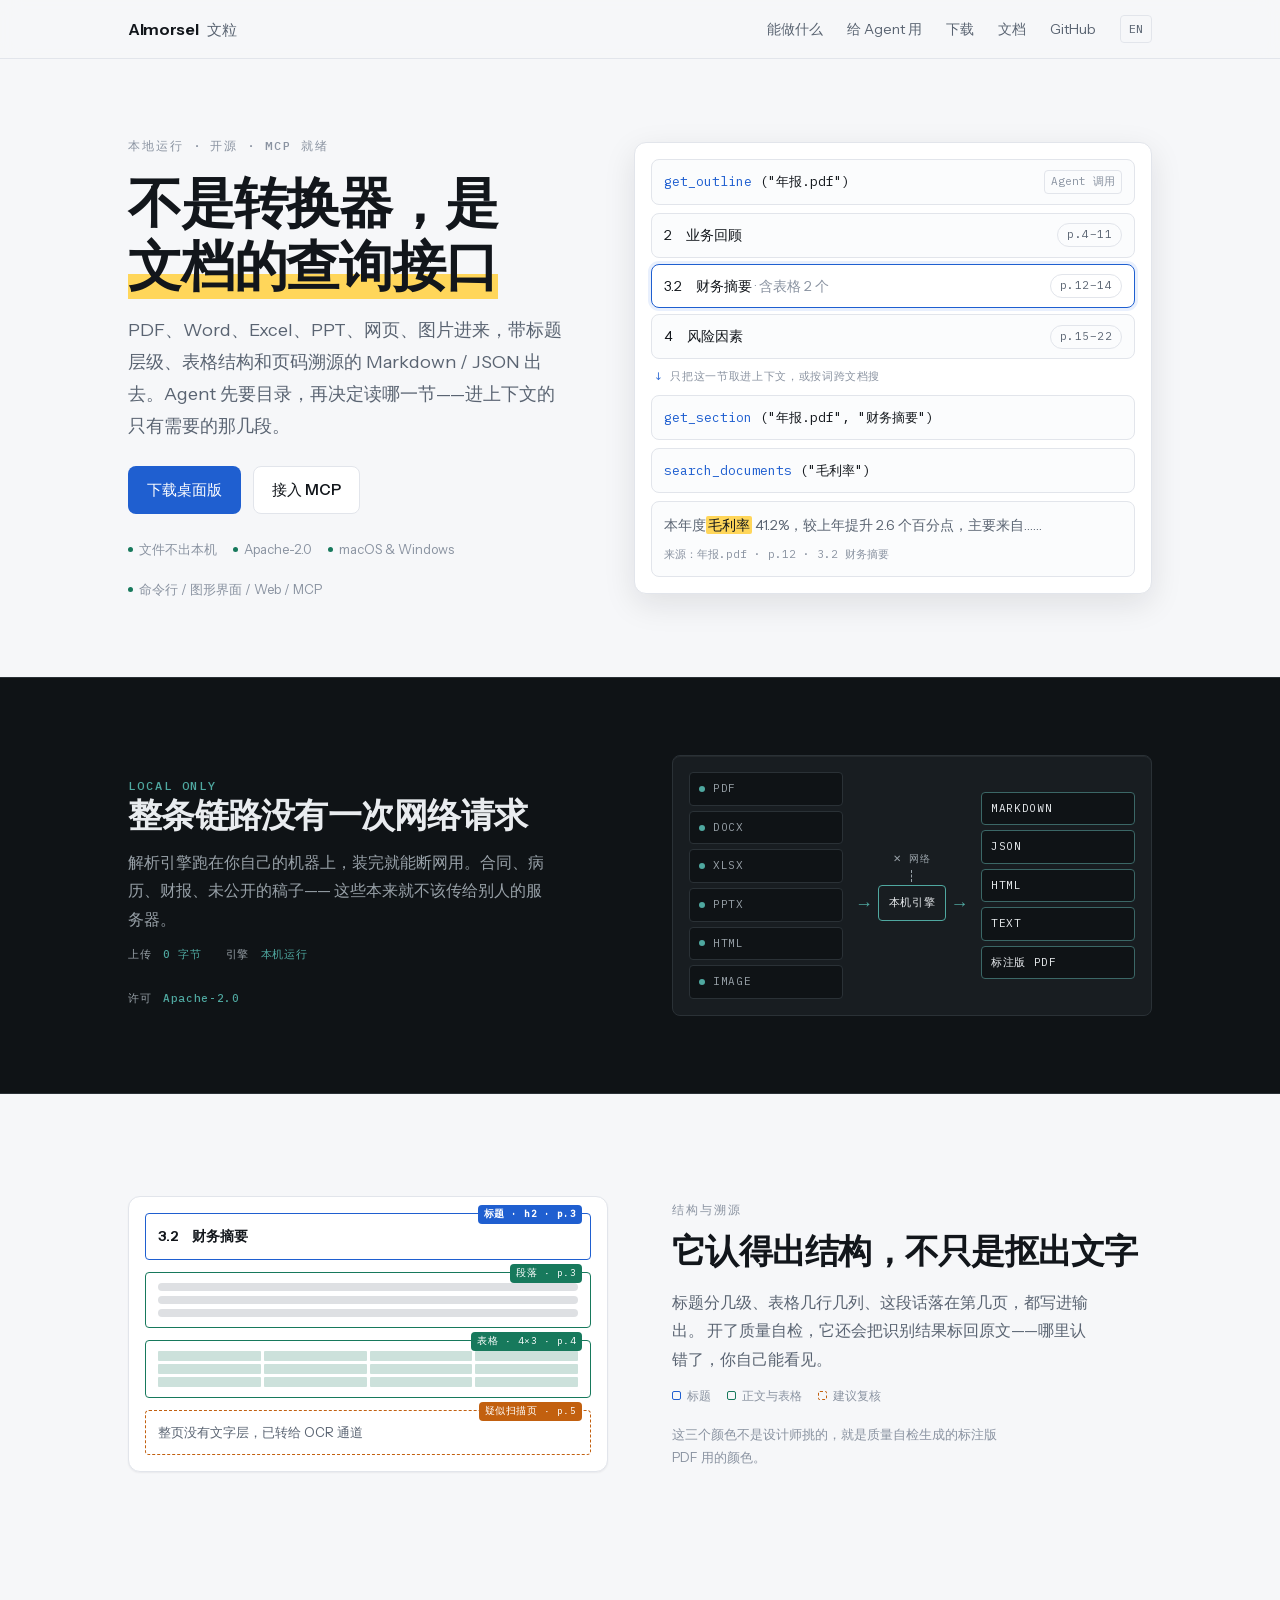
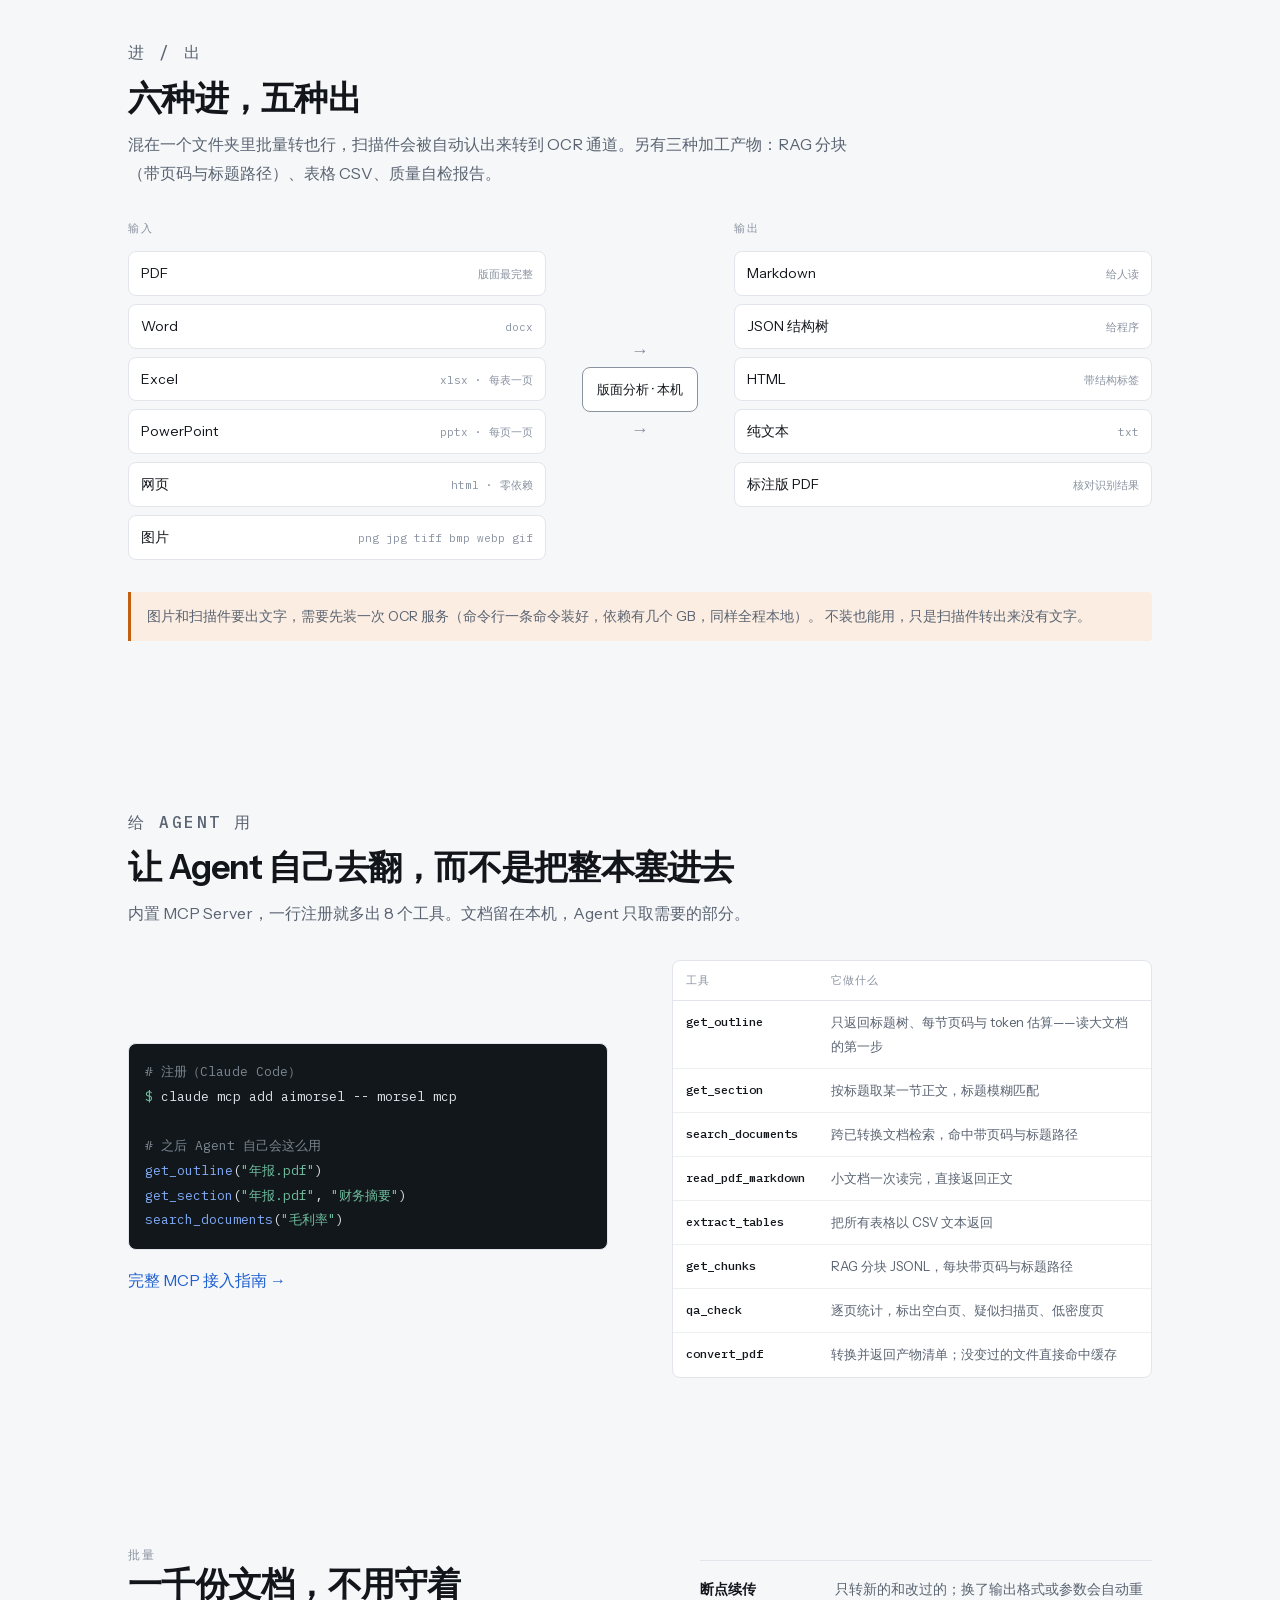
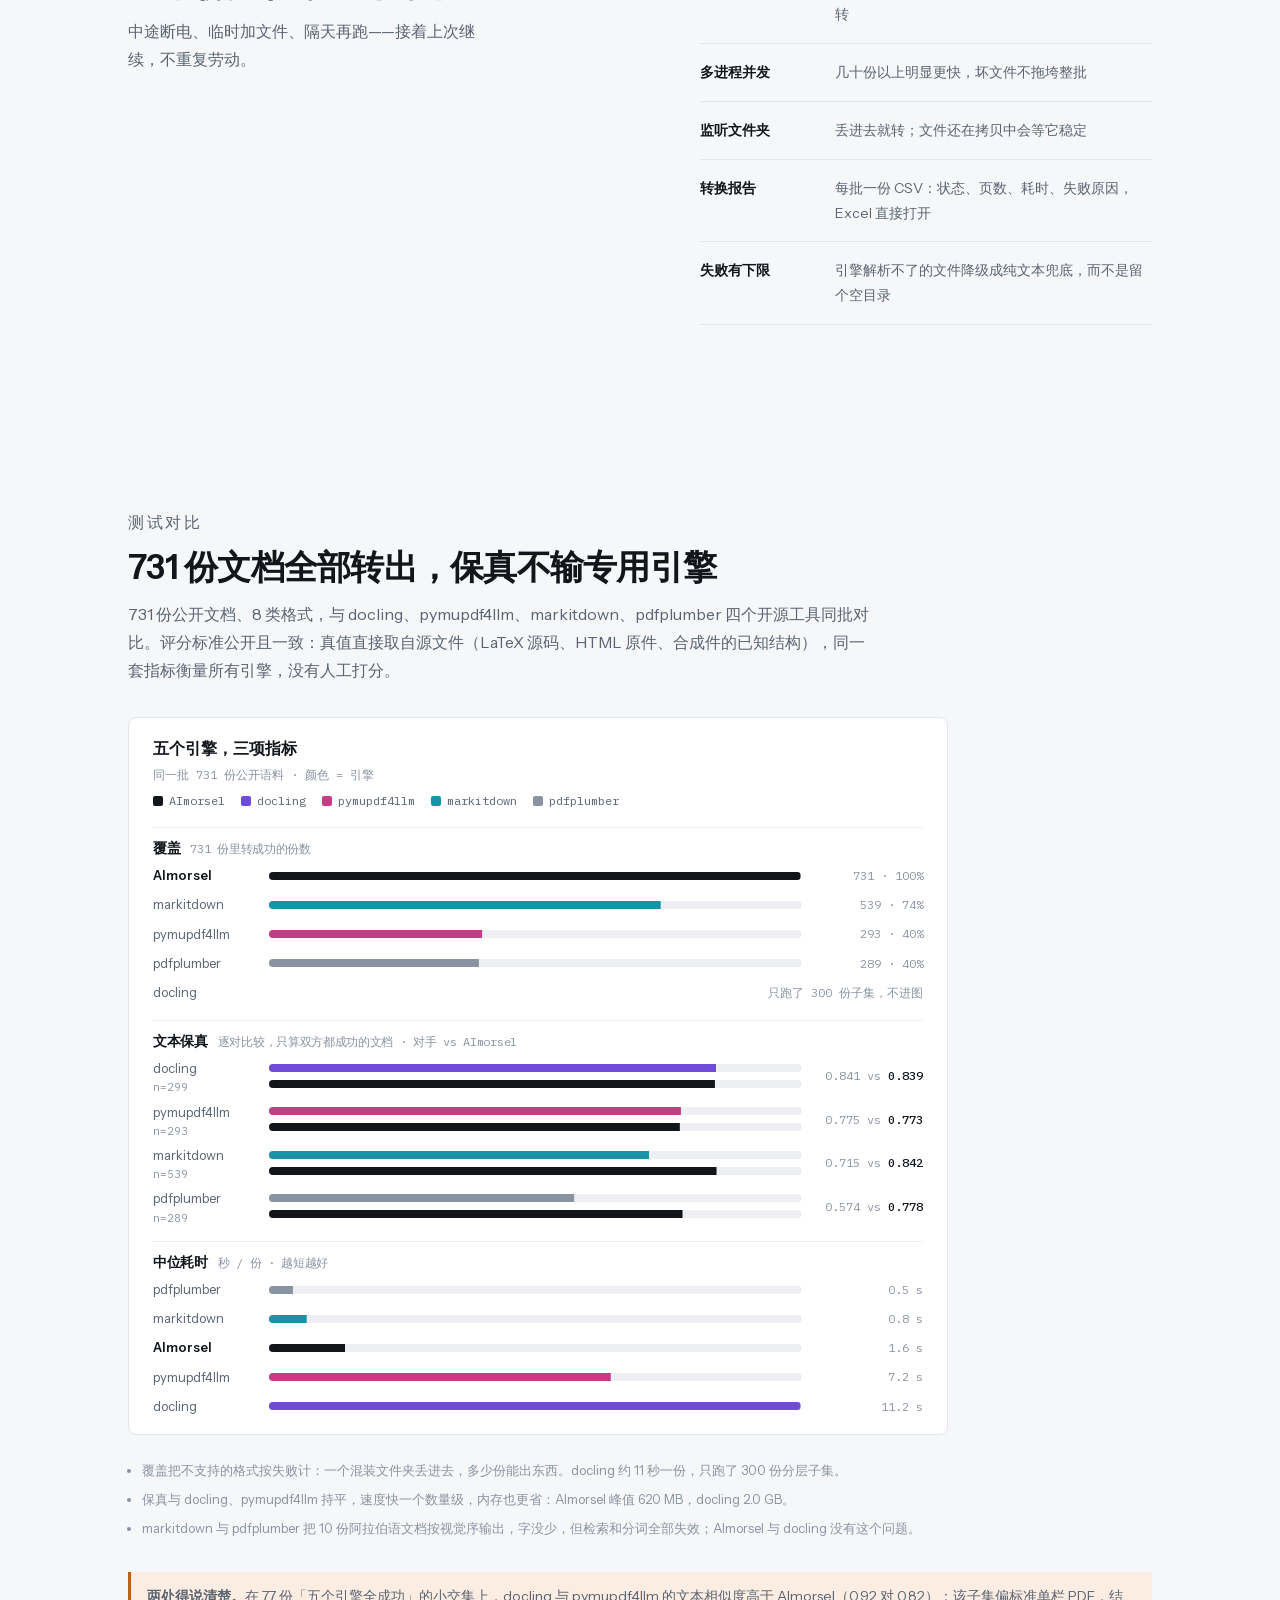
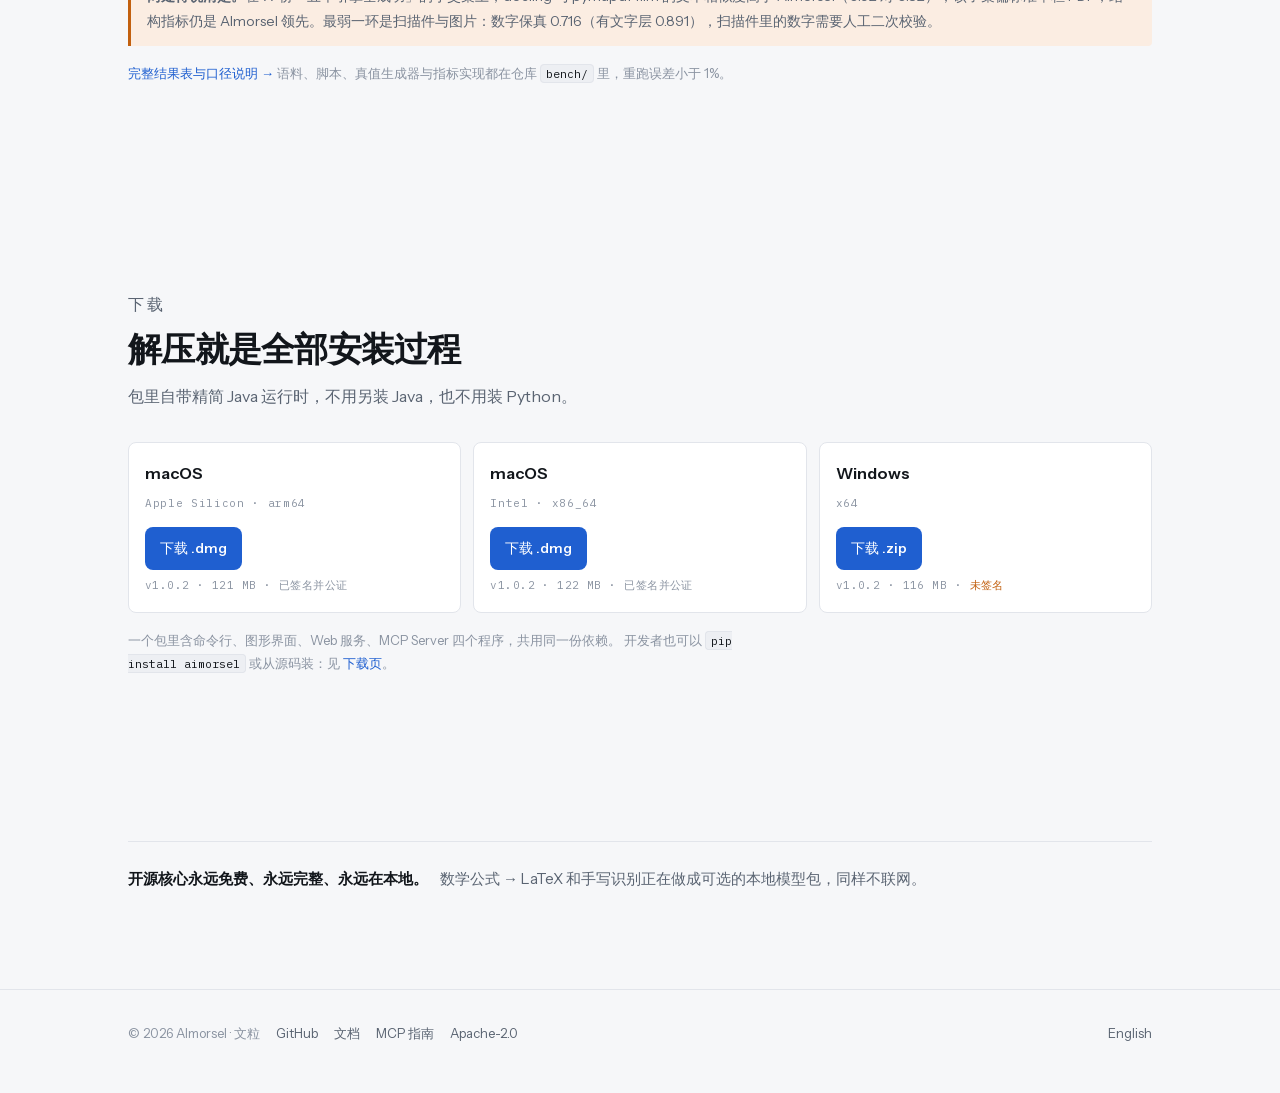
<file: website/index.html>
<!doctype html>
<html lang="zh-Hans">
<head>
<meta charset="utf-8" />
<meta name="viewport" content="width=device-width, initial-scale=1" />
<title>AImorsel 文粒 — 文档的查询接口，全程离线</title>
<meta name="description" content="把 PDF、Word、Excel、PPT、网页、图片转成带标题层级、表格结构和页码溯源的 Markdown / JSON。全程离线，文件不出本机。内置 MCP Server，Agent 可以先看大纲再按需取节。" />
<link rel="canonical" href="https://aimorsel.dev/" />
<link rel="alternate" hreflang="zh-Hans" href="https://aimorsel.dev/" />
<link rel="alternate" hreflang="en" href="https://aimorsel.dev/en/" />
<link rel="alternate" hreflang="x-default" href="https://aimorsel.dev/" />
<link rel="stylesheet" href="assets/site.css?v=12111cbf" />
<link rel="icon" href="data:image/svg+xml,<svg xmlns='http://www.w3.org/2000/svg' viewBox='0 0 32 32'><rect width='32' height='32' rx='7' fill='%231F5FD0'/><rect x='7' y='9' width='18' height='3.5' rx='1.5' fill='white'/><rect x='7' y='15' width='13' height='2.5' rx='1.25' fill='white' opacity='.7'/><rect x='7' y='20' width='9' height='2.5' rx='1.25' fill='white' opacity='.45'/></svg>" />
</head>
<body>

<a class="skip" href="#main">跳到正文</a>

<nav class="nav">
  <div class="wrap nav__in">
    <a class="brand" href="index.html"><span>AImorsel</span><span class="cn">文粒</span></a>
    <div class="navlinks">
      <a class="hide-sm" href="#structure">能做什么</a>
      <a class="hide-sm" href="#agent">给 Agent 用</a>
      <a href="download/index.html">下载</a>
      <a class="hide-sm" href="docs/index.html">文档</a>
      <a href="https://github.com/aimorsel">GitHub</a>
      <a class="lang" href="en/index.html" lang="en" hreflang="en">EN</a>
    </div>
  </div>
</nav>

<main id="main">

  <section class="wrap hero">
    <div class="hero__in">
      <div>
        <p class="eyebrow">本地运行 · 开源 · MCP 就绪</p>
        <h1>不是转换器，是<span class="mk">文档的查询接口</span></h1>
        <p class="hero__sub">
          PDF、Word、Excel、PPT、网页、图片进来，带标题层级、表格结构和页码溯源的
          Markdown / JSON 出去。Agent 先要目录，再决定读哪一节——进上下文的只有需要的那几段。
        </p>
        <div class="hero__cta">
          <a class="btn btn--primary" href="download/index.html">下载桌面版</a>
          <a class="btn btn--ghost" href="#agent">接入 MCP</a>
        </div>
        <p class="hero__meta">
          <span><i></i>文件不出本机</span>
          <span><i></i>Apache-2.0</span>
          <span><i></i>macOS &amp; Windows</span>
          <span><i></i>命令行 / 图形界面 / Web / MCP</span>
        </p>
      </div>

      <div class="desk">
        <div class="deskbar"><span class="fn">get_outline</span>("年报.pdf")<span class="kbd">Agent 调用</span></div>
        <div class="rows">
          <div class="row"><span class="path">2　业务回顾</span><span class="pg">p.4–11</span></div>
          <div class="row row--on"><span class="path">3.2　财务摘要 <span class="dim">· 含表格 2 个</span></span><span class="pg">p.12–14</span></div>
          <div class="row"><span class="path">4　风险因素</span><span class="pg">p.15–22</span></div>
        </div>
        <p class="desk__step">只把这一节取进上下文，或按词跨文档搜</p>
        <div class="deskbar"><span class="fn">get_section</span>("年报.pdf", "财务摘要")</div>
        <div class="deskbar"><span class="fn">search_documents</span>("毛利率")</div>
        <div class="snip">
          本年度<mark>毛利率</mark> 41.2%，较上年提升 2.6 个百分点，主要来自……
          <span class="src">来源：年报.pdf · p.12 · 3.2 财务摘要</span>
        </div>
      </div>
    </div>
  </section>

  <section class="band">
    <div class="wrap band__in">
      <div>
        <p class="eyebrow">Local only</p>
        <h2>整条链路没有一次网络请求</h2>
        <p>
          解析引擎跑在你自己的机器上，装完就能断网用。合同、病历、财报、未公开的稿子——
          这些本来就不该传给别人的服务器。
        </p>
        <p class="readout">
          <span>上传　<b>0 字节</b></span>
          <span>引擎　<b>本机运行</b></span>
          <span>许可　<b>Apache-2.0</b></span>
        </p>
      </div>
      <div>
        <div class="panel">
          <div class="ports">
            <div class="port"><i></i>PDF</div>
            <div class="port"><i></i>DOCX</div>
            <div class="port"><i></i>XLSX</div>
            <div class="port"><i></i>PPTX</div>
            <div class="port"><i></i>HTML</div>
            <div class="port"><i></i>IMAGE</div>
          </div>
          <div class="lane">
            <div class="stub">✕ 网络</div>
            <div class="arr arr--in">→</div>
            <div class="engine">本机引擎</div>
            <div class="arr arr--out">→</div>
          </div>
          <div class="outs">
            <div>MARKDOWN</div>
            <div>JSON</div>
            <div>HTML</div>
            <div>TEXT</div>
            <div>标注版 PDF</div>
          </div>
        </div>
      </div>
    </div>
  </section>

  <section class="wrap sec" id="structure">
    <div class="split split--rev">
      <div>
        <p class="eyebrow">结构与溯源</p>
        <h2 class="h2">它认得出结构，不只是抠出文字</h2>
        <p class="split__p">
          标题分几级、表格几行几列、这段话落在第几页，都写进输出。
          开了质量自检，它还会把识别结果标回原文——哪里认错了，你自己能看见。
        </p>
        <div class="legend">
          <span><i class="legend__h"></i>标题</span>
          <span><i class="legend__b"></i>正文与表格</span>
          <span><i class="legend__w"></i>建议复核</span>
        </div>
        <p class="split__note">
          这三个颜色不是设计师挑的，就是质量自检生成的标注版 PDF 用的颜色。
        </p>
      </div>
      <div class="split__fig">
        <div class="page">
          <div class="blk blk--h"><span class="tag">标题 · h2 · p.3</span>3.2　财务摘要</div>
          <div class="blk blk--t"><span class="tag">段落 · p.3</span>
            <div class="bar"></div><div class="bar"></div><div class="bar bar--s"></div>
          </div>
          <div class="blk blk--t"><span class="tag">表格 · 4×3 · p.4</span>
            <div class="cells"><b></b><b></b><b></b><b></b><b></b><b></b><b></b><b></b><b></b><b></b><b></b><b></b></div>
          </div>
          <div class="blk blk--w"><span class="tag">疑似扫描页 · p.5</span>整页没有文字层，已转给 OCR 通道</div>
        </div>
      </div>
    </div>
  </section>

  <section class="wrap sec sec--tight">
    <div class="sechead">
      <p class="eyebrow">进 / 出</p>
      <h2>六种进，五种出</h2>
      <p>混在一个文件夹里批量转也行，扫描件会被自动认出来转到 OCR 通道。另有三种加工产物：RAG 分块（带页码与标题路径）、表格 CSV、质量自检报告。</p>
    </div>
    <div class="flow">
      <div class="flow__col">
        <p class="flow__lab">输入</p>
        <div class="chip">PDF<em>版面最完整</em></div>
        <div class="chip">Word<em>docx</em></div>
        <div class="chip">Excel<em>xlsx · 每表一页</em></div>
        <div class="chip">PowerPoint<em>pptx · 每页一页</em></div>
        <div class="chip">网页<em>html · 零依赖</em></div>
        <div class="chip">图片<em>png jpg tiff bmp webp gif</em></div>
      </div>
      <div class="flow__mid">
        <div class="flow__arr">→</div>
        <div class="flow__engine">版面分析 · 本机</div>
        <div class="flow__arr">→</div>
      </div>
      <div class="flow__col">
        <p class="flow__lab">输出</p>
        <div class="chip">Markdown<em>给人读</em></div>
        <div class="chip">JSON 结构树<em>给程序</em></div>
        <div class="chip">HTML<em>带结构标签</em></div>
        <div class="chip">纯文本<em>txt</em></div>
        <div class="chip">标注版 PDF<em>核对识别结果</em></div>
      </div>
    </div>
    <p class="callout callout--gap">
      图片和扫描件要出文字，需要先装一次 OCR 服务（命令行一条命令装好，依赖有几个 GB，同样全程本地）。
      不装也能用，只是扫描件转出来没有文字。
    </p>
  </section>

  <section class="wrap sec" id="agent">
    <div class="sechead">
      <p class="eyebrow">给 Agent 用</p>
      <h2>让 Agent 自己去翻，而不是把整本塞进去</h2>
      <p>内置 MCP Server，一行注册就多出 8 个工具。文档留在本机，Agent 只取需要的部分。</p>
    </div>
    <div class="split">
      <div>
<pre class="code"><span class="c"># 注册（Claude Code）</span>
<span class="p">$</span> claude mcp add aimorsel -- morsel mcp

<span class="c"># 之后 Agent 自己会这么用</span>
<span class="fn">get_outline</span>(<span class="s">"年报.pdf"</span>)
<span class="fn">get_section</span>(<span class="s">"年报.pdf"</span>, <span class="s">"财务摘要"</span>)
<span class="fn">search_documents</span>(<span class="s">"毛利率"</span>)</pre>
        <p class="split__link"><a href="docs/mcp/index.html">完整 MCP 接入指南 →</a></p>
      </div>
      <div class="tablewrap tablewrap--narrow">
        <table>
          <thead><tr><th>工具</th><th>它做什么</th></tr></thead>
          <tbody>
            <tr><th>get_outline</th><td>只返回标题树、每节页码与 token 估算——读大文档的第一步</td></tr>
            <tr><th>get_section</th><td>按标题取某一节正文，标题模糊匹配</td></tr>
            <tr><th>search_documents</th><td>跨已转换文档检索，命中带页码与标题路径</td></tr>
            <tr><th>read_pdf_markdown</th><td>小文档一次读完，直接返回正文</td></tr>
            <tr><th>extract_tables</th><td>把所有表格以 CSV 文本返回</td></tr>
            <tr><th>get_chunks</th><td>RAG 分块 JSONL，每块带页码与标题路径</td></tr>
            <tr><th>qa_check</th><td>逐页统计，标出空白页、疑似扫描页、低密度页</td></tr>
            <tr><th>convert_pdf</th><td>转换并返回产物清单；没变过的文件直接命中缓存</td></tr>
          </tbody>
        </table>
      </div>
    </div>
  </section>

  <section class="wrap sec sec--tight">
    <div class="claim">
      <div>
        <p class="eyebrow">批量</p>
        <h2>一千份文档，不用守着</h2>
        <p class="claim__lead">
          中途断电、临时加文件、隔天再跑——接着上次继续，不重复劳动。
        </p>
      </div>
      <dl class="props">
        <div class="prop"><dt>断点续传</dt><dd>只转新的和改过的；换了输出格式或参数会自动重转</dd></div>
        <div class="prop"><dt>多进程并发</dt><dd>几十份以上明显更快，坏文件不拖垮整批</dd></div>
        <div class="prop"><dt>监听文件夹</dt><dd>丢进去就转；文件还在拷贝中会等它稳定</dd></div>
        <div class="prop"><dt>转换报告</dt><dd>每批一份 CSV：状态、页数、耗时、失败原因，Excel 直接打开</dd></div>
        <div class="prop"><dt>失败有下限</dt><dd>引擎解析不了的文件降级成纯文本兜底，而不是留个空目录</dd></div>
      </dl>
    </div>
  </section>

  <section class="wrap sec" id="bench">
    <div class="sechead">
      <p class="eyebrow">测试对比</p>
      <h2>731 份文档全部转出，保真不输专用引擎</h2>
      <p>731 份公开文档、8 类格式，与 docling、pymupdf4llm、markitdown、pdfplumber 四个开源工具同批对比。评分标准公开且一致：真值直接取自源文件（LaTeX 源码、HTML 原件、合成件的已知结构），同一套指标衡量所有引擎，没有人工打分。</p>
    </div>
    <figure class="chart chart--one">
      <figcaption class="chart__t"><b>五个引擎，三项指标</b><span>同一批 731 份公开语料 · 颜色 = 引擎</span></figcaption>
      <p class="chart__legend"><span><i class="sw sw--us"></i>AImorsel</span><span><i class="sw sw--docling"></i>docling</span><span><i class="sw sw--pymupdf"></i>pymupdf4llm</span><span><i class="sw sw--markitdown"></i>markitdown</span><span><i class="sw sw--pdfplumber"></i>pdfplumber</span></p>
      <div class="cgroup">
        <h4 class="cgroup__t">覆盖 <span>731 份里转成功的份数</span></h4>
        <div class="bars">
          <div class="bars__row bars__row--us"><span class="bars__l">AImorsel</span><span class="bars__pair"><svg class="bar" viewBox="0 0 100 10" preserveAspectRatio="none" aria-hidden="true" focusable="false"><rect class="bar__t" width="100" height="10"/><rect class="bar__f bar__f--us" width="100.0" height="10"/></svg></span><span class="bars__v">731 · 100%</span></div>
          <div class="bars__row"><span class="bars__l">markitdown</span><span class="bars__pair"><svg class="bar" viewBox="0 0 100 10" preserveAspectRatio="none" aria-hidden="true" focusable="false"><rect class="bar__t" width="100" height="10"/><rect class="bar__f bar__f--markitdown" width="73.7" height="10"/></svg></span><span class="bars__v">539 · 74%</span></div>
          <div class="bars__row"><span class="bars__l">pymupdf4llm</span><span class="bars__pair"><svg class="bar" viewBox="0 0 100 10" preserveAspectRatio="none" aria-hidden="true" focusable="false"><rect class="bar__t" width="100" height="10"/><rect class="bar__f bar__f--pymupdf" width="40.1" height="10"/></svg></span><span class="bars__v">293 · 40%</span></div>
          <div class="bars__row"><span class="bars__l">pdfplumber</span><span class="bars__pair"><svg class="bar" viewBox="0 0 100 10" preserveAspectRatio="none" aria-hidden="true" focusable="false"><rect class="bar__t" width="100" height="10"/><rect class="bar__f bar__f--pdfplumber" width="39.5" height="10"/></svg></span><span class="bars__v">289 · 40%</span></div>
          <div class="bars__row bars__row--note"><span class="bars__l">docling</span><span class="bars__note">只跑了 300 份子集，不进图</span></div>
        </div>
      </div>
      <div class="cgroup">
        <h4 class="cgroup__t">文本保真 <span>逐对比较，只算双方都成功的文档 · 对手 vs AImorsel</span></h4>
        <div class="bars">
          <div class="bars__row"><span class="bars__l">docling<small>n=299</small></span><span class="bars__pair"><svg class="bar" viewBox="0 0 100 10" preserveAspectRatio="none" aria-hidden="true" focusable="false"><rect class="bar__t" width="100" height="10"/><rect class="bar__f bar__f--docling" width="84.1" height="10"/></svg><svg class="bar" viewBox="0 0 100 10" preserveAspectRatio="none" aria-hidden="true" focusable="false"><rect class="bar__t" width="100" height="10"/><rect class="bar__f bar__f--us" width="83.9" height="10"/></svg></span><span class="bars__v">0.841 <i>vs</i> <b>0.839</b></span></div>
          <div class="bars__row"><span class="bars__l">pymupdf4llm<small>n=293</small></span><span class="bars__pair"><svg class="bar" viewBox="0 0 100 10" preserveAspectRatio="none" aria-hidden="true" focusable="false"><rect class="bar__t" width="100" height="10"/><rect class="bar__f bar__f--pymupdf" width="77.5" height="10"/></svg><svg class="bar" viewBox="0 0 100 10" preserveAspectRatio="none" aria-hidden="true" focusable="false"><rect class="bar__t" width="100" height="10"/><rect class="bar__f bar__f--us" width="77.3" height="10"/></svg></span><span class="bars__v">0.775 <i>vs</i> <b>0.773</b></span></div>
          <div class="bars__row"><span class="bars__l">markitdown<small>n=539</small></span><span class="bars__pair"><svg class="bar" viewBox="0 0 100 10" preserveAspectRatio="none" aria-hidden="true" focusable="false"><rect class="bar__t" width="100" height="10"/><rect class="bar__f bar__f--markitdown" width="71.5" height="10"/></svg><svg class="bar" viewBox="0 0 100 10" preserveAspectRatio="none" aria-hidden="true" focusable="false"><rect class="bar__t" width="100" height="10"/><rect class="bar__f bar__f--us" width="84.2" height="10"/></svg></span><span class="bars__v">0.715 <i>vs</i> <b>0.842</b></span></div>
          <div class="bars__row"><span class="bars__l">pdfplumber<small>n=289</small></span><span class="bars__pair"><svg class="bar" viewBox="0 0 100 10" preserveAspectRatio="none" aria-hidden="true" focusable="false"><rect class="bar__t" width="100" height="10"/><rect class="bar__f bar__f--pdfplumber" width="57.4" height="10"/></svg><svg class="bar" viewBox="0 0 100 10" preserveAspectRatio="none" aria-hidden="true" focusable="false"><rect class="bar__t" width="100" height="10"/><rect class="bar__f bar__f--us" width="77.8" height="10"/></svg></span><span class="bars__v">0.574 <i>vs</i> <b>0.778</b></span></div>
        </div>
      </div>
      <div class="cgroup">
        <h4 class="cgroup__t">中位耗时 <span>秒 / 份 · 越短越好</span></h4>
        <div class="bars">
          <div class="bars__row"><span class="bars__l">pdfplumber</span><span class="bars__pair"><svg class="bar" viewBox="0 0 100 10" preserveAspectRatio="none" aria-hidden="true" focusable="false"><rect class="bar__t" width="100" height="10"/><rect class="bar__f bar__f--pdfplumber" width="4.5" height="10"/></svg></span><span class="bars__v">0.5 s</span></div>
          <div class="bars__row"><span class="bars__l">markitdown</span><span class="bars__pair"><svg class="bar" viewBox="0 0 100 10" preserveAspectRatio="none" aria-hidden="true" focusable="false"><rect class="bar__t" width="100" height="10"/><rect class="bar__f bar__f--markitdown" width="7.1" height="10"/></svg></span><span class="bars__v">0.8 s</span></div>
          <div class="bars__row bars__row--us"><span class="bars__l">AImorsel</span><span class="bars__pair"><svg class="bar" viewBox="0 0 100 10" preserveAspectRatio="none" aria-hidden="true" focusable="false"><rect class="bar__t" width="100" height="10"/><rect class="bar__f bar__f--us" width="14.3" height="10"/></svg></span><span class="bars__v">1.6 s</span></div>
          <div class="bars__row"><span class="bars__l">pymupdf4llm</span><span class="bars__pair"><svg class="bar" viewBox="0 0 100 10" preserveAspectRatio="none" aria-hidden="true" focusable="false"><rect class="bar__t" width="100" height="10"/><rect class="bar__f bar__f--pymupdf" width="64.3" height="10"/></svg></span><span class="bars__v">7.2 s</span></div>
          <div class="bars__row"><span class="bars__l">docling</span><span class="bars__pair"><svg class="bar" viewBox="0 0 100 10" preserveAspectRatio="none" aria-hidden="true" focusable="false"><rect class="bar__t" width="100" height="10"/><rect class="bar__f bar__f--docling" width="100.0" height="10"/></svg></span><span class="bars__v">11.2 s</span></div>
        </div>
      </div>
    </figure>
    <ul class="notes">
      <li>覆盖把不支持的格式按失败计：一个混装文件夹丢进去，多少份能出东西。docling 约 11 秒一份，只跑了 300 份分层子集。</li>
      <li>保真与 docling、pymupdf4llm 持平，速度快一个数量级，内存也更省：AImorsel 峰值 620 MB，docling 2.0 GB。</li>
      <li>markitdown 与 pdfplumber 把 10 份阿拉伯语文档按视觉序输出，字没少，但检索和分词全部失效；AImorsel 与 docling 没有这个问题。</li>
    </ul>
    <p class="callout callout--gap">
      <b>两处得说清楚。</b>在 77 份「五个引擎全成功」的小交集上，docling 与 pymupdf4llm 的文本相似度高于 AImorsel（0.92 对 0.82）；该子集偏标准单栏 PDF，结构指标仍是 AImorsel 领先。最弱一环是扫描件与图片：数字保真 0.716（有文字层 0.891），扫描件里的数字需要人工二次校验。
    </p>
    <p class="fineprint">
      <a href="https://github.com/aimorsel/aimorsel/blob/main/bench/RESULTS.md">完整结果表与口径说明 →</a>
      语料、脚本、真值生成器与指标实现都在仓库 <code>bench/</code> 里，重跑误差小于 1%。
    </p>
  </section>

  <section class="wrap sec" id="download">
    <div class="sechead">
      <p class="eyebrow">下载</p>
      <h2>解压就是全部安装过程</h2>
      <p>包里自带精简 Java 运行时，不用另装 Java，也不用装 Python。</p>
    </div>
    <div class="dl">
      <div class="dlcard">
        <b>macOS</b>
        <span class="arch">Apple Silicon · arm64</span>
        <a class="btn btn--primary dlcard__btn" href="https://github.com/aimorsel/aimorsel/releases/download/v1.0.2/morsel-v1.0.2-macos-arm64.dmg">下载 .dmg</a>
        <span class="meta">v1.0.2 · 121 MB · 已签名并公证</span>
      </div>
      <div class="dlcard">
        <b>macOS</b>
        <span class="arch">Intel · x86_64</span>
        <a class="btn btn--primary dlcard__btn" href="https://github.com/aimorsel/aimorsel/releases/download/v1.0.2/morsel-v1.0.2-macos-x86_64.dmg">下载 .dmg</a>
        <span class="meta">v1.0.2 · 122 MB · 已签名并公证</span>
      </div>
      <div class="dlcard">
        <b>Windows</b>
        <span class="arch">x64</span>
        <a class="btn btn--primary dlcard__btn" href="https://github.com/aimorsel/aimorsel/releases/download/v1.0.2/morsel-v1.0.2-windows-x64.zip">下载 .zip</a>
        <span class="meta">v1.0.2 · 116 MB · <span class="meta__warn">未签名</span></span>
      </div>
    </div>
    <p class="fineprint">
      一个包里含命令行、图形界面、Web 服务、MCP Server 四个程序，共用同一份依赖。
      开发者也可以 <code>pip install aimorsel</code> 或从源码装：见 <a href="download/index.html">下载页</a>。
    </p>
  </section>

  <section class="wrap sec--tight">
    <p class="pro">
      <b>开源核心永远免费、永远完整、永远在本地。</b>
      数学公式 → LaTeX 和手写识别正在做成可选的本地模型包，同样不联网。
    </p>
  </section>

</main>

<footer class="foot">
  <div class="wrap foot__in">
    <span>© 2026 AImorsel · 文粒</span>
    <a href="https://github.com/aimorsel">GitHub</a>
    <a href="docs/index.html">文档</a>
    <a href="docs/mcp/index.html">MCP 指南</a>
    <a href="https://www.apache.org/licenses/LICENSE-2.0">Apache-2.0</a>
    <a class="sp" href="en/index.html" lang="en" hreflang="en">English</a>
  </div>
</footer>

</body>
</html>
</file>
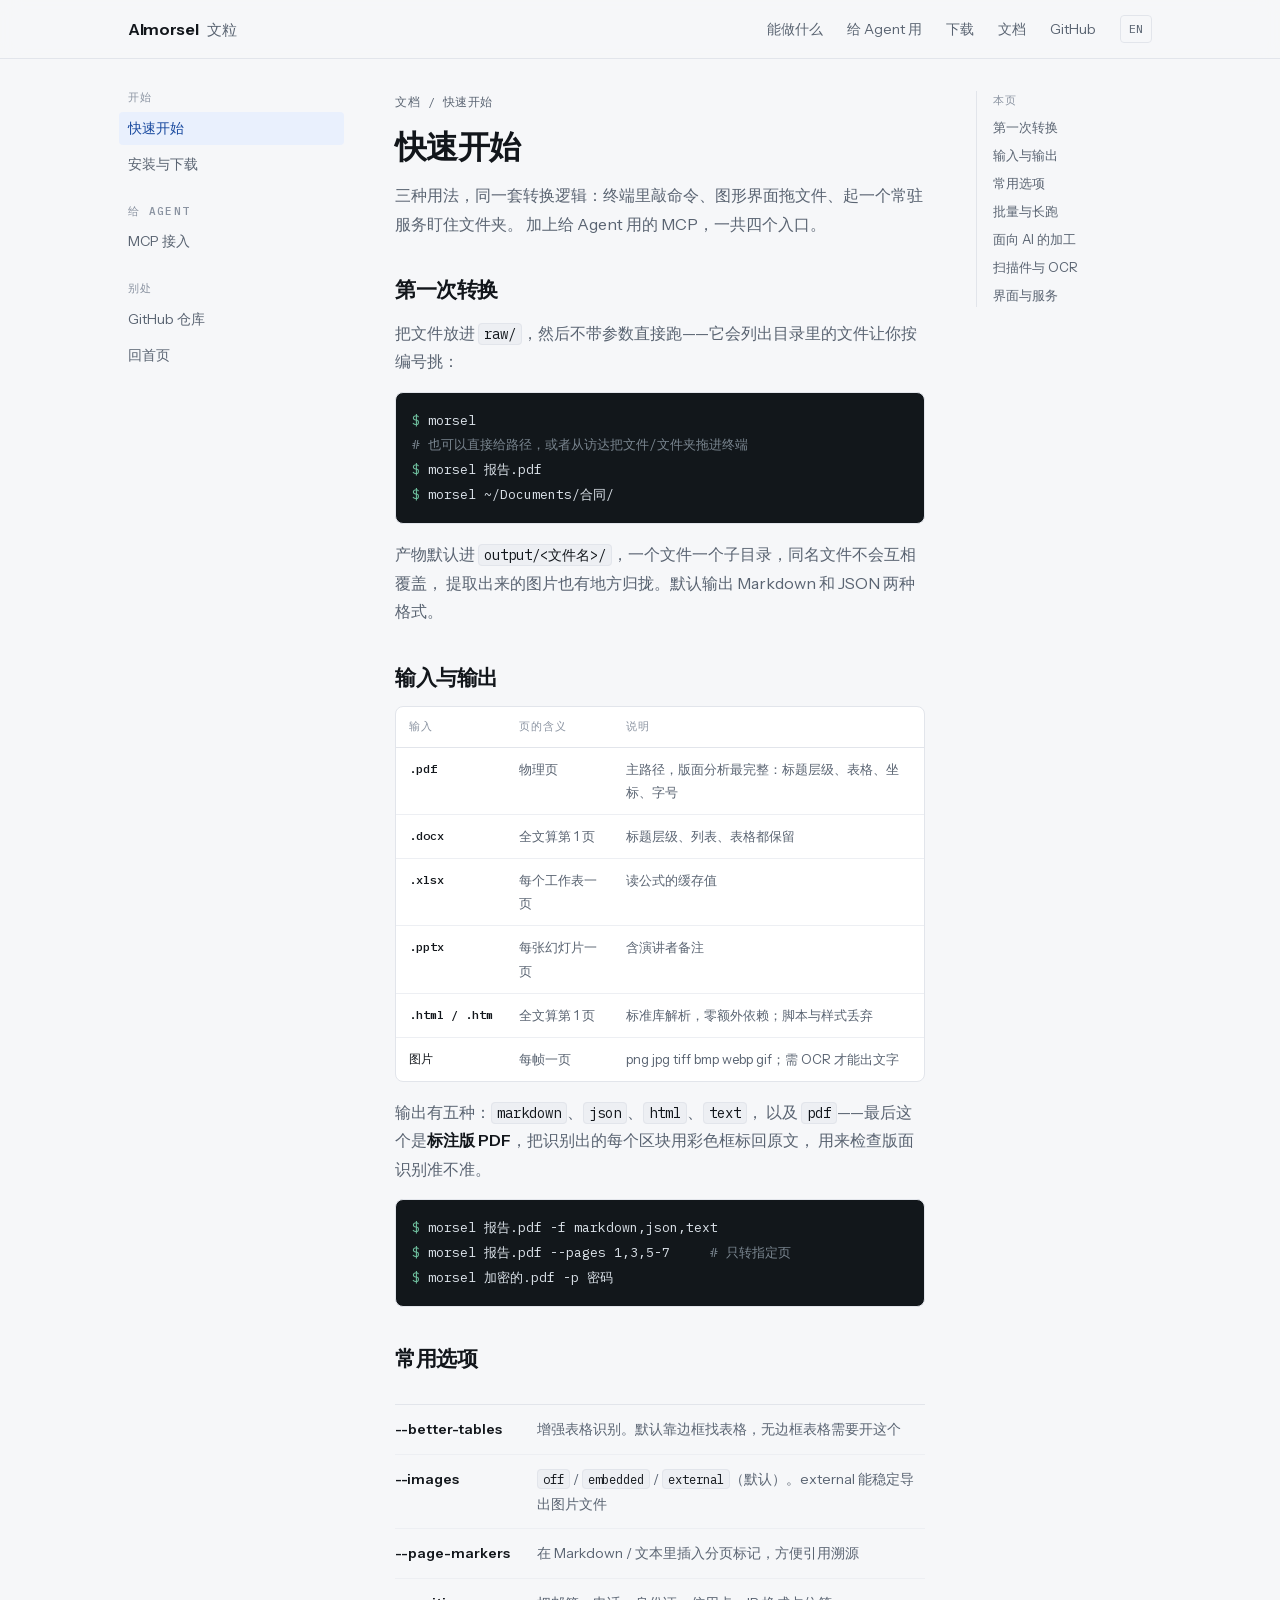
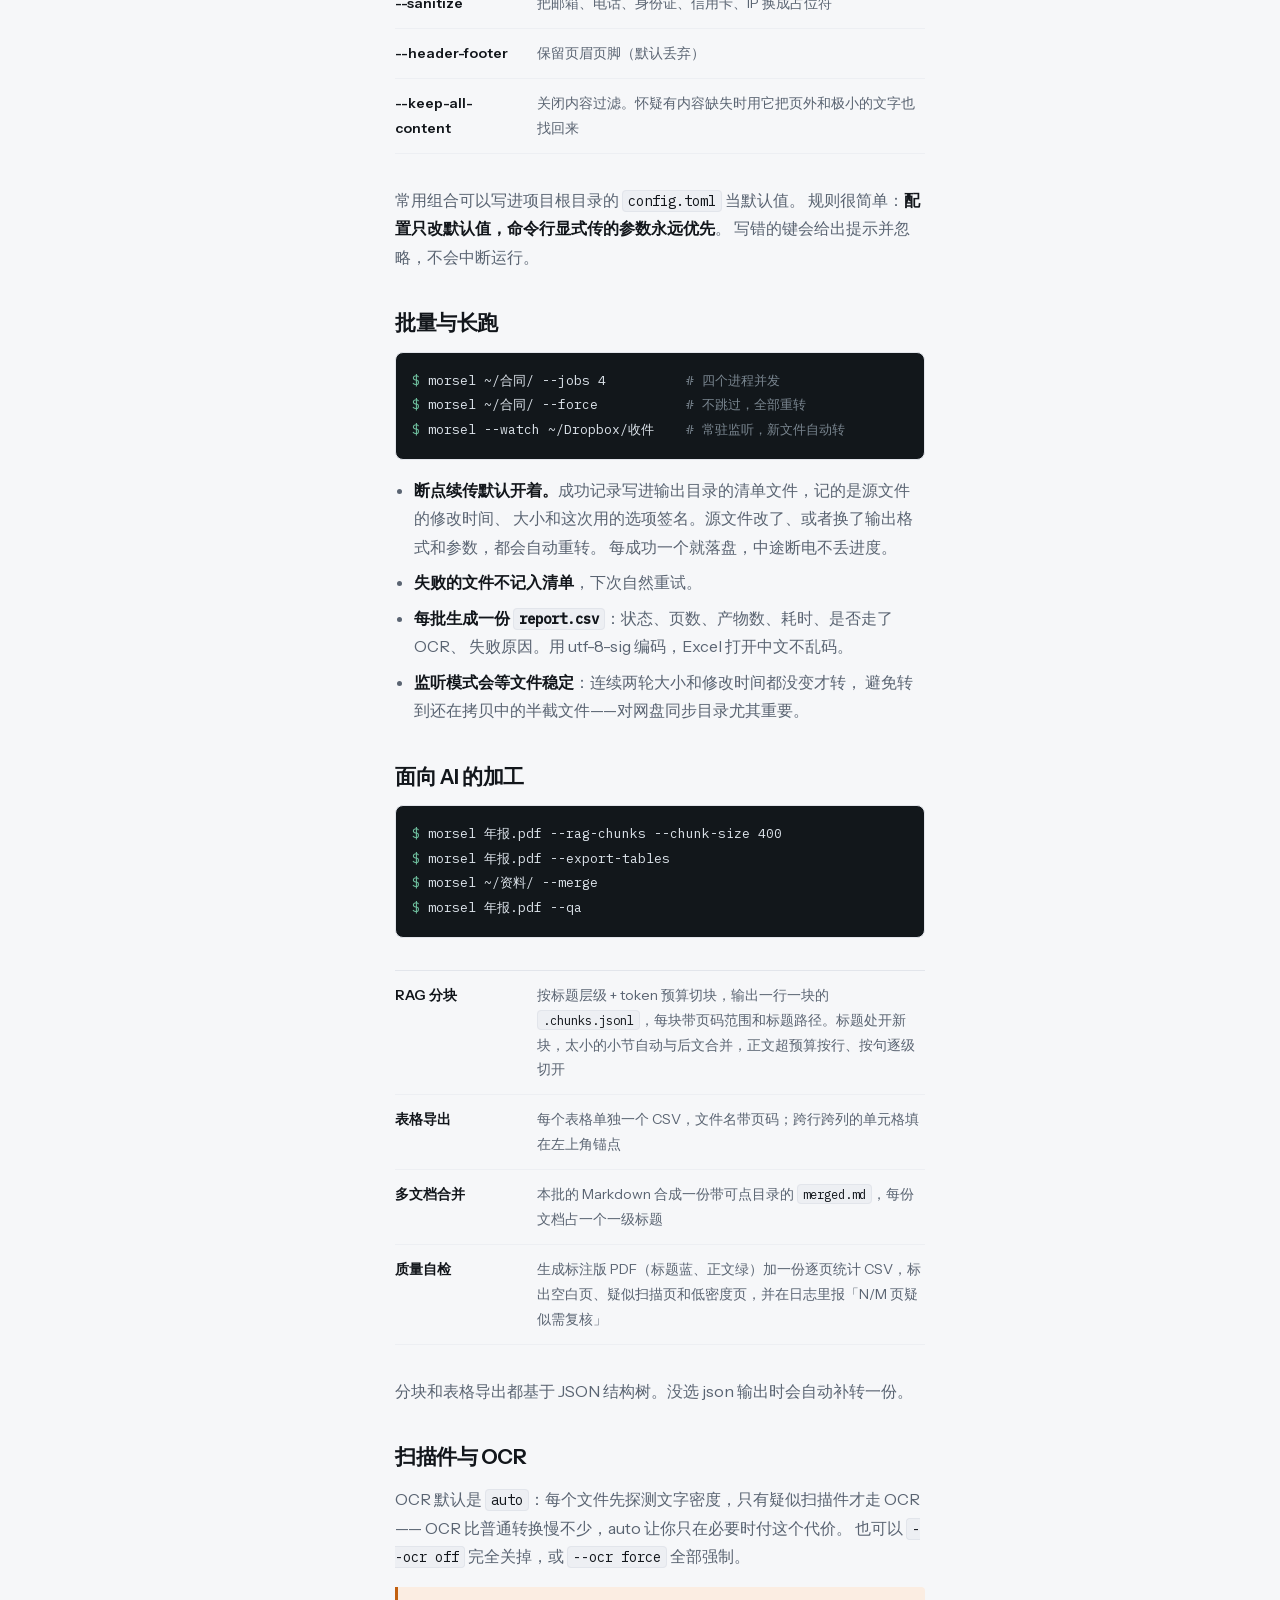
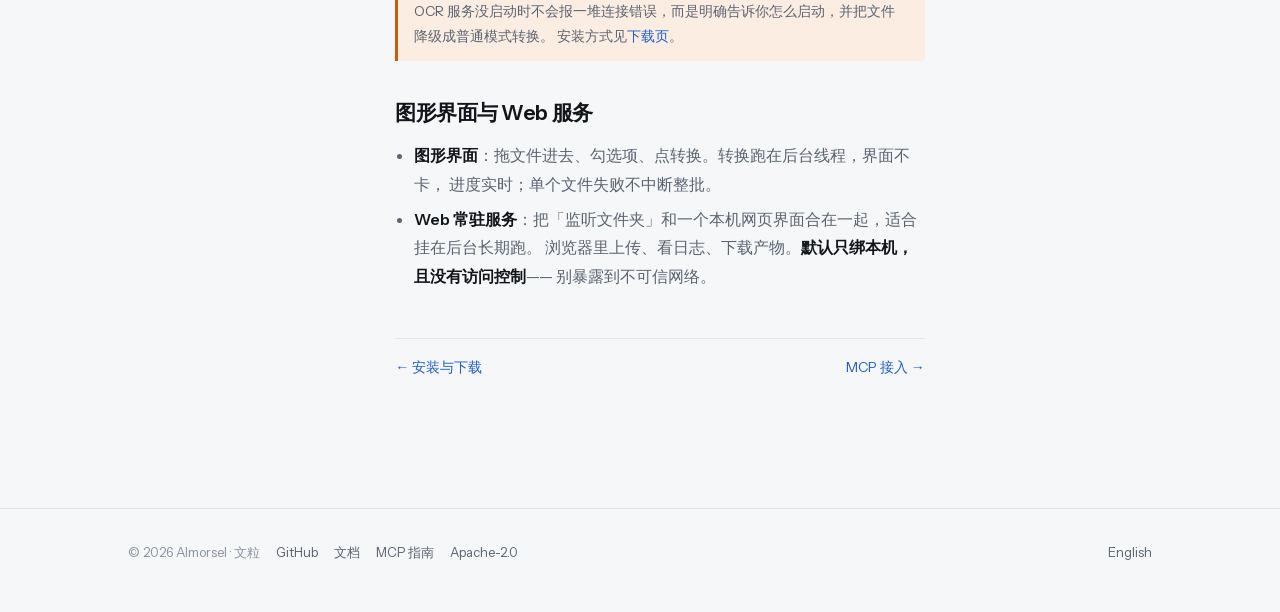
<file: website/docs/index.html>
<!doctype html>
<html lang="zh-Hans">
<head>
<meta charset="utf-8" />
<meta name="viewport" content="width=device-width, initial-scale=1" />
<title>快速开始 — AImorsel 文粒文档</title>
<meta name="description" content="AImorsel 快速开始：安装、第一次转换、常用选项、批量处理、面向 AI 的加工（RAG 分块 / 表格导出 / 质量自检）与扫描件 OCR。" />
<link rel="canonical" href="https://aimorsel.dev/docs/" />
<link rel="alternate" hreflang="zh-Hans" href="https://aimorsel.dev/docs/" />
<link rel="alternate" hreflang="en" href="https://aimorsel.dev/en/docs/" />
<link rel="alternate" hreflang="x-default" href="https://aimorsel.dev/docs/" />
<link rel="stylesheet" href="../assets/site.css?v=12111cbf" />
<link rel="icon" href="data:image/svg+xml,<svg xmlns='http://www.w3.org/2000/svg' viewBox='0 0 32 32'><rect width='32' height='32' rx='7' fill='%231F5FD0'/><rect x='7' y='9' width='18' height='3.5' rx='1.5' fill='white'/><rect x='7' y='15' width='13' height='2.5' rx='1.25' fill='white' opacity='.7'/><rect x='7' y='20' width='9' height='2.5' rx='1.25' fill='white' opacity='.45'/></svg>" />
</head>
<body>

<a class="skip" href="#main">跳到正文</a>

<nav class="nav">
  <div class="wrap nav__in">
    <a class="brand" href="../index.html"><span>AImorsel</span><span class="cn">文粒</span></a>
    <div class="navlinks">
      <a class="hide-sm" href="../index.html#structure">能做什么</a>
      <a class="hide-sm" href="../index.html#agent">给 Agent 用</a>
      <a href="../download/index.html">下载</a>
      <a href="index.html" aria-current="page">文档</a>
      <a href="https://github.com/aimorsel">GitHub</a>
      <a class="lang" href="../en/docs/index.html" lang="en" hreflang="en">EN</a>
    </div>
  </div>
</nav>

<div class="wrap docs" id="main">

  <aside class="docs__side">
    <div class="docs__group">
      <h4>开始</h4>
      <a href="index.html" aria-current="page">快速开始</a>
      <a href="../download/index.html">安装与下载</a>
    </div>
    <div class="docs__group">
      <h4>给 Agent</h4>
      <a href="mcp/index.html">MCP 接入</a>
    </div>
    <div class="docs__group">
      <h4>别处</h4>
      <a href="https://github.com/aimorsel">GitHub 仓库</a>
      <a href="../index.html">回首页</a>
    </div>
  </aside>

  <article class="docs__body">
    <p class="docs__crumb">文档 / 快速开始</p>
    <h1>快速开始</h1>
    <p>
      三种用法，同一套转换逻辑：终端里敲命令、图形界面拖文件、起一个常驻服务盯住文件夹。
      加上给 Agent 用的 MCP，一共四个入口。
    </p>

    <h2 id="first">第一次转换<a class="anchor" href="#first">#</a></h2>
    <p>把文件放进 <code>raw/</code>，然后不带参数直接跑——它会列出目录里的文件让你按编号挑：</p>
<pre class="code"><span class="p">$</span> morsel
<span class="c"># 也可以直接给路径，或者从访达把文件/文件夹拖进终端</span>
<span class="p">$</span> morsel 报告.pdf
<span class="p">$</span> morsel ~/Documents/合同/</pre>
    <p>
      产物默认进 <code>output/&lt;文件名&gt;/</code>，一个文件一个子目录，同名文件不会互相覆盖，
      提取出来的图片也有地方归拢。默认输出 Markdown 和 JSON 两种格式。
    </p>

    <h2 id="formats">输入与输出<a class="anchor" href="#formats">#</a></h2>
    <div class="tablewrap tablewrap--narrow">
      <table>
        <thead><tr><th>输入</th><th>页的含义</th><th>说明</th></tr></thead>
        <tbody>
          <tr><th>.pdf</th><td>物理页</td><td>主路径，版面分析最完整：标题层级、表格、坐标、字号</td></tr>
          <tr><th>.docx</th><td>全文算第 1 页</td><td>标题层级、列表、表格都保留</td></tr>
          <tr><th>.xlsx</th><td>每个工作表一页</td><td>读公式的缓存值</td></tr>
          <tr><th>.pptx</th><td>每张幻灯片一页</td><td>含演讲者备注</td></tr>
          <tr><th>.html / .htm</th><td>全文算第 1 页</td><td>标准库解析，零额外依赖；脚本与样式丢弃</td></tr>
          <tr><th>图片</th><td>每帧一页</td><td>png jpg tiff bmp webp gif；需 OCR 才能出文字</td></tr>
        </tbody>
      </table>
    </div>
    <p class="body-text">
      输出有五种：<code>markdown</code>、<code>json</code>、<code>html</code>、<code>text</code>，
      以及 <code>pdf</code>——最后这个是<strong>标注版 PDF</strong>，把识别出的每个区块用彩色框标回原文，
      用来检查版面识别准不准。
    </p>
<pre class="code"><span class="p">$</span> morsel 报告.pdf -f markdown,json,text
<span class="p">$</span> morsel 报告.pdf --pages 1,3,5-7     <span class="c"># 只转指定页</span>
<span class="p">$</span> morsel 加密的.pdf -p 密码</pre>

    <h2 id="options">常用选项<a class="anchor" href="#options">#</a></h2>
    <dl class="kv">
      <div><dt>--better-tables</dt><dd>增强表格识别。默认靠边框找表格，无边框表格需要开这个</dd></div>
      <div><dt>--images</dt><dd><code>off</code> / <code>embedded</code> / <code>external</code>（默认）。external 能稳定导出图片文件</dd></div>
      <div><dt>--page-markers</dt><dd>在 Markdown / 文本里插入分页标记，方便引用溯源</dd></div>
      <div><dt>--sanitize</dt><dd>把邮箱、电话、身份证、信用卡、IP 换成占位符</dd></div>
      <div><dt>--header-footer</dt><dd>保留页眉页脚（默认丢弃）</dd></div>
      <div><dt>--keep-all-content</dt><dd>关闭内容过滤。怀疑有内容缺失时用它把页外和极小的文字也找回来</dd></div>
    </dl>
    <p class="body-text">
      常用组合可以写进项目根目录的 <code>config.toml</code> 当默认值。
      规则很简单：<strong>配置只改默认值，命令行显式传的参数永远优先</strong>。
      写错的键会给出提示并忽略，不会中断运行。
    </p>

    <h2 id="batch">批量与长跑<a class="anchor" href="#batch">#</a></h2>
<pre class="code"><span class="p">$</span> morsel ~/合同/ --jobs 4          <span class="c"># 四个进程并发</span>
<span class="p">$</span> morsel ~/合同/ --force           <span class="c"># 不跳过，全部重转</span>
<span class="p">$</span> morsel --watch ~/Dropbox/收件    <span class="c"># 常驻监听，新文件自动转</span></pre>
    <ul class="list">
      <li><strong>断点续传默认开着。</strong>成功记录写进输出目录的清单文件，记的是源文件的修改时间、
        大小和这次用的选项签名。源文件改了、或者换了输出格式和参数，都会自动重转。
        每成功一个就落盘，中途断电不丢进度。</li>
      <li><strong>失败的文件不记入清单</strong>，下次自然重试。</li>
      <li><strong>每批生成一份 <code>report.csv</code></strong>：状态、页数、产物数、耗时、是否走了 OCR、
        失败原因。用 utf-8-sig 编码，Excel 打开中文不乱码。</li>
      <li><strong>监听模式会等文件稳定</strong>：连续两轮大小和修改时间都没变才转，
        避免转到还在拷贝中的半截文件——对网盘同步目录尤其重要。</li>
    </ul>

    <h2 id="ai">面向 AI 的加工<a class="anchor" href="#ai">#</a></h2>
<pre class="code"><span class="p">$</span> morsel 年报.pdf --rag-chunks --chunk-size 400
<span class="p">$</span> morsel 年报.pdf --export-tables
<span class="p">$</span> morsel ~/资料/ --merge
<span class="p">$</span> morsel 年报.pdf --qa</pre>
    <dl class="kv">
      <div><dt>RAG 分块</dt><dd>按标题层级 + token 预算切块，输出一行一块的 <code>.chunks.jsonl</code>，每块带页码范围和标题路径。标题处开新块，太小的小节自动与后文合并，正文超预算按行、按句逐级切开</dd></div>
      <div><dt>表格导出</dt><dd>每个表格单独一个 CSV，文件名带页码；跨行跨列的单元格填在左上角锚点</dd></div>
      <div><dt>多文档合并</dt><dd>本批的 Markdown 合成一份带可点目录的 <code>merged.md</code>，每份文档占一个一级标题</dd></div>
      <div><dt>质量自检</dt><dd>生成标注版 PDF（标题蓝、正文绿）加一份逐页统计 CSV，标出空白页、疑似扫描页和低密度页，并在日志里报「N/M 页疑似需复核」</dd></div>
    </dl>
    <p class="body-text">
      分块和表格导出都基于 JSON 结构树。没选 json 输出时会自动补转一份。
    </p>

    <h2 id="ocr">扫描件与 OCR<a class="anchor" href="#ocr">#</a></h2>
    <p class="body-text">
      OCR 默认是 <code>auto</code>：每个文件先探测文字密度，只有疑似扫描件才走 OCR——
      OCR 比普通转换慢不少，auto 让你只在必要时付这个代价。
      也可以 <code>--ocr off</code> 完全关掉，或 <code>--ocr force</code> 全部强制。
    </p>
    <p class="callout">
      OCR 服务没启动时不会报一堆连接错误，而是明确告诉你怎么启动，并把文件降级成普通模式转换。
      安装方式见<a href="../download/index.html">下载页</a>。
    </p>

    <h2 id="ui">图形界面与 Web 服务<a class="anchor" href="#ui">#</a></h2>
    <ul class="list">
      <li><strong>图形界面</strong>：拖文件进去、勾选项、点转换。转换跑在后台线程，界面不卡，
        进度实时；单个文件失败不中断整批。</li>
      <li><strong>Web 常驻服务</strong>：把「监听文件夹」和一个本机网页界面合在一起，适合挂在后台长期跑。
        浏览器里上传、看日志、下载产物。<strong>默认只绑本机，且没有访问控制</strong>——
        别暴露到不可信网络。</li>
    </ul>

    <div class="docs__nextprev">
      <a href="../download/index.html">← 安装与下载</a>
      <a class="sp" href="mcp/index.html">MCP 接入 →</a>
    </div>
  </article>

  <nav class="docs__toc" aria-label="本页目录">
    <b>本页</b>
    <a href="#first">第一次转换</a>
    <a href="#formats">输入与输出</a>
    <a href="#options">常用选项</a>
    <a href="#batch">批量与长跑</a>
    <a href="#ai">面向 AI 的加工</a>
    <a href="#ocr">扫描件与 OCR</a>
    <a href="#ui">界面与服务</a>
  </nav>

</div>

<footer class="foot">
  <div class="wrap foot__in">
    <span>© 2026 AImorsel · 文粒</span>
    <a href="https://github.com/aimorsel">GitHub</a>
    <a href="index.html">文档</a>
    <a href="mcp/index.html">MCP 指南</a>
    <a href="https://www.apache.org/licenses/LICENSE-2.0">Apache-2.0</a>
    <a class="sp" href="../en/docs/index.html" lang="en" hreflang="en">English</a>
  </div>
</footer>

</body>
</html>
</file>
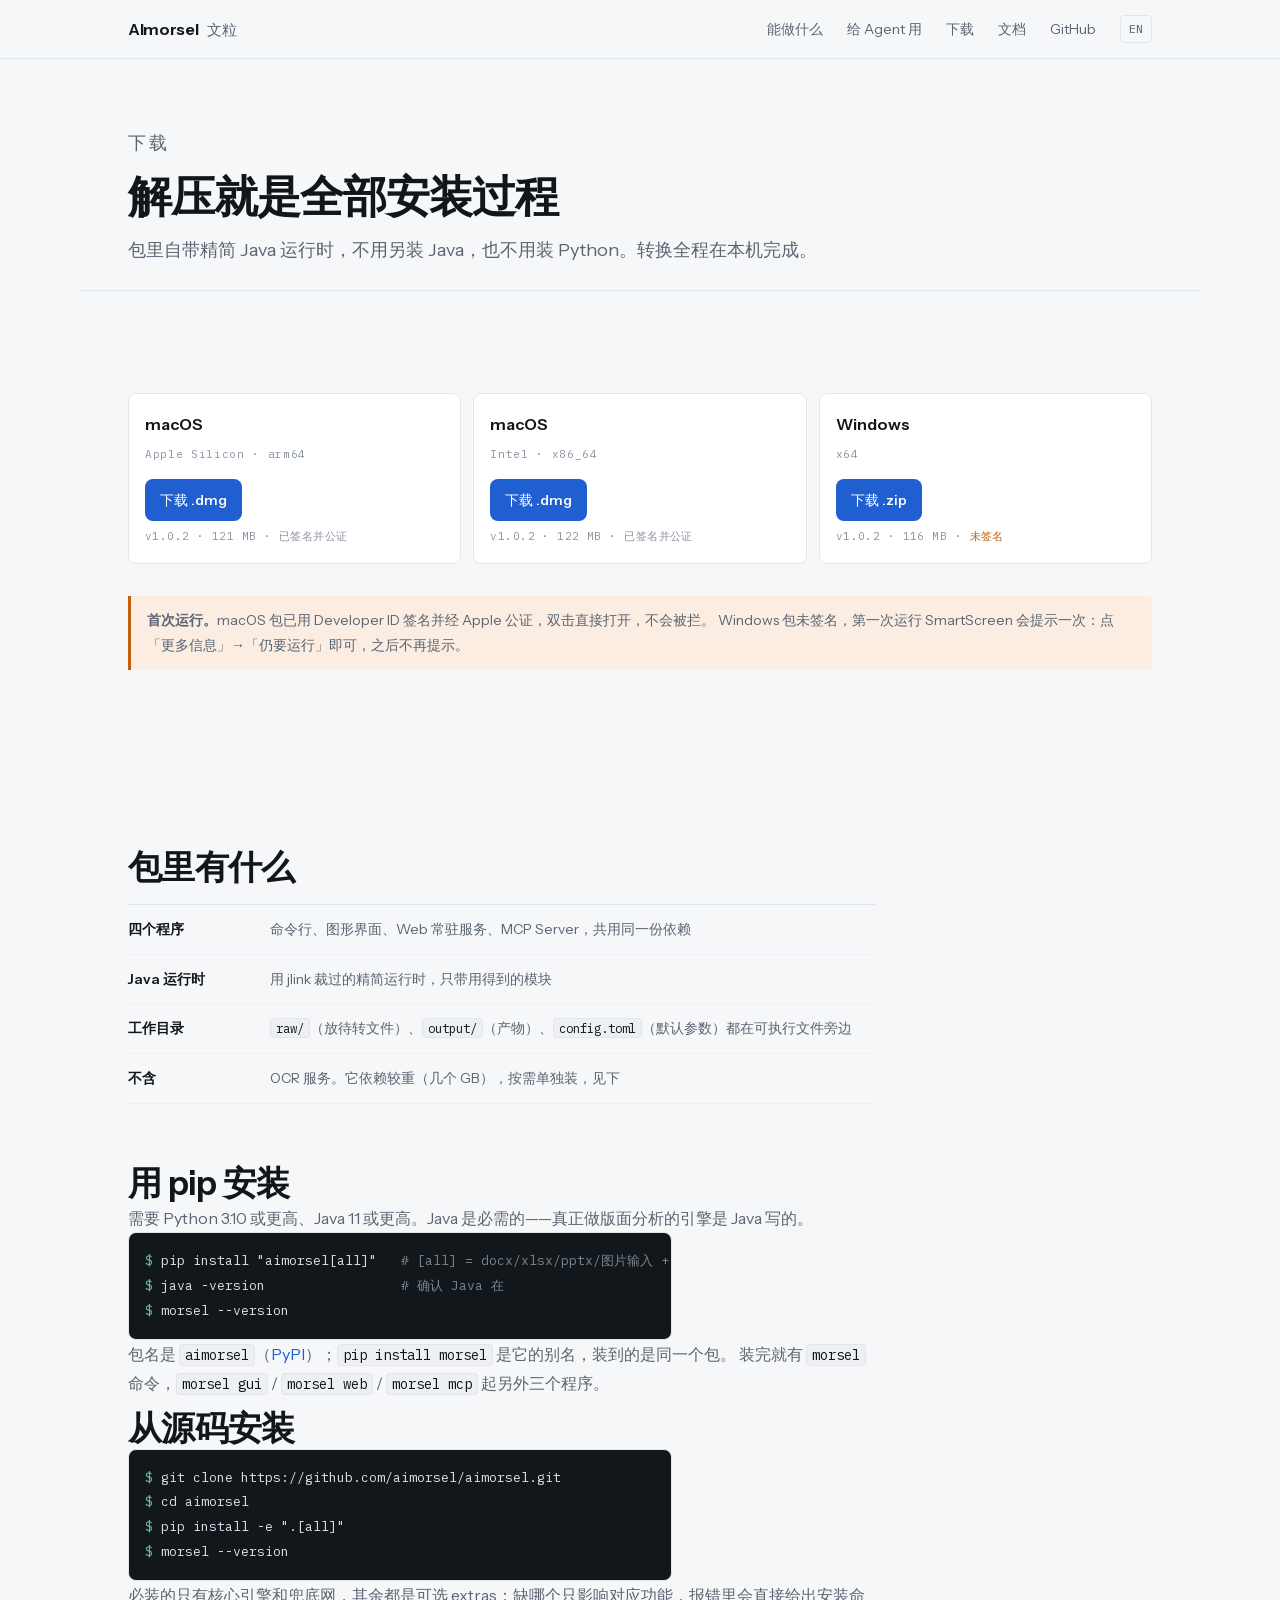
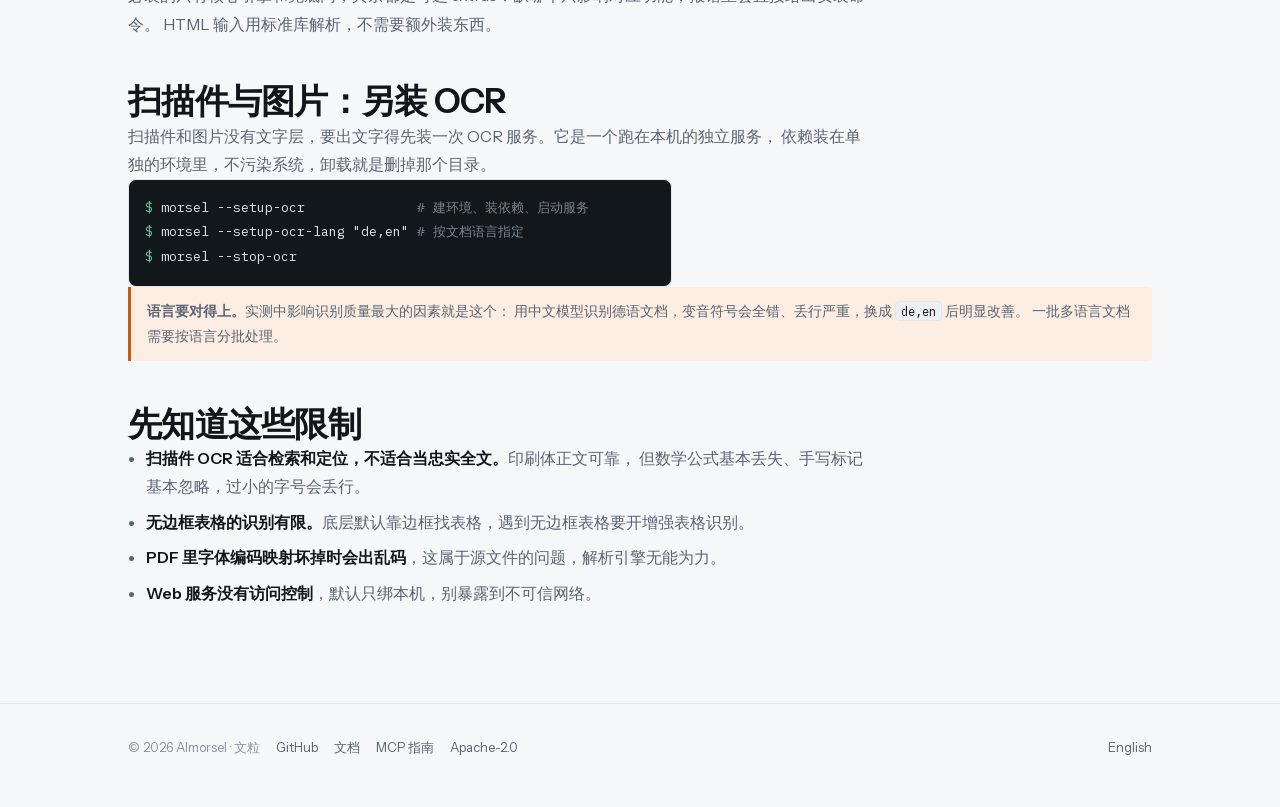
<file: website/download/index.html>
<!doctype html>
<html lang="zh-Hans">
<head>
<meta charset="utf-8" />
<meta name="viewport" content="width=device-width, initial-scale=1" />
<title>下载 — AImorsel 文粒</title>
<meta name="description" content="AImorsel 桌面版下载：macOS（Apple Silicon / Intel）与 Windows。包内自带精简 Java 运行时，解压即用。也可以 pip 安装或从源码安装。" />
<link rel="canonical" href="https://aimorsel.dev/download/" />
<link rel="alternate" hreflang="zh-Hans" href="https://aimorsel.dev/download/" />
<link rel="alternate" hreflang="en" href="https://aimorsel.dev/en/download/" />
<link rel="alternate" hreflang="x-default" href="https://aimorsel.dev/download/" />
<link rel="stylesheet" href="../assets/site.css?v=12111cbf" />
<link rel="icon" href="data:image/svg+xml,<svg xmlns='http://www.w3.org/2000/svg' viewBox='0 0 32 32'><rect width='32' height='32' rx='7' fill='%231F5FD0'/><rect x='7' y='9' width='18' height='3.5' rx='1.5' fill='white'/><rect x='7' y='15' width='13' height='2.5' rx='1.25' fill='white' opacity='.7'/><rect x='7' y='20' width='9' height='2.5' rx='1.25' fill='white' opacity='.45'/></svg>" />
</head>
<body>

<a class="skip" href="#main">跳到正文</a>

<nav class="nav">
  <div class="wrap nav__in">
    <a class="brand" href="../index.html"><span>AImorsel</span><span class="cn">文粒</span></a>
    <div class="navlinks">
      <a class="hide-sm" href="../index.html#structure">能做什么</a>
      <a class="hide-sm" href="../index.html#agent">给 Agent 用</a>
      <a href="index.html" aria-current="page">下载</a>
      <a class="hide-sm" href="../docs/index.html">文档</a>
      <a href="https://github.com/aimorsel">GitHub</a>
      <a class="lang" href="../en/download/index.html" lang="en" hreflang="en">EN</a>
    </div>
  </div>
</nav>

<main id="main">

  <header class="wrap pagehead">
    <p class="eyebrow">下载</p>
    <h1>解压就是全部安装过程</h1>
    <p>包里自带精简 Java 运行时，不用另装 Java，也不用装 Python。转换全程在本机完成。</p>
  </header>

  <section class="wrap sec">
    <div class="dl">
      <div class="dlcard">
        <b>macOS</b>
        <span class="arch">Apple Silicon · arm64</span>
        <a class="btn btn--primary dlcard__btn" href="https://github.com/aimorsel/aimorsel/releases/download/v1.0.2/morsel-v1.0.2-macos-arm64.dmg">下载 .dmg</a>
        <span class="meta">v1.0.2 · 121 MB · 已签名并公证</span>
      </div>
      <div class="dlcard">
        <b>macOS</b>
        <span class="arch">Intel · x86_64</span>
        <a class="btn btn--primary dlcard__btn" href="https://github.com/aimorsel/aimorsel/releases/download/v1.0.2/morsel-v1.0.2-macos-x86_64.dmg">下载 .dmg</a>
        <span class="meta">v1.0.2 · 122 MB · 已签名并公证</span>
      </div>
      <div class="dlcard">
        <b>Windows</b>
        <span class="arch">x64</span>
        <a class="btn btn--primary dlcard__btn" href="https://github.com/aimorsel/aimorsel/releases/download/v1.0.2/morsel-v1.0.2-windows-x64.zip">下载 .zip</a>
        <span class="meta">v1.0.2 · 116 MB · <span class="meta__warn">未签名</span></span>
      </div>
    </div>
    <p class="callout callout--gap">
      <strong>首次运行。</strong>macOS 包已用 Developer ID 签名并经 Apple 公证，双击直接打开，不会被拦。
      Windows 包未签名，第一次运行 SmartScreen 会提示一次：点「更多信息」→「仍要运行」即可，之后不再提示。
    </p>
  </section>

  <section class="wrap sec sec--tight stack--wide stack">
    <div>
      <h2 class="h2">包里有什么</h2>
      <dl class="kv">
        <div><dt>四个程序</dt><dd>命令行、图形界面、Web 常驻服务、MCP Server，共用同一份依赖</dd></div>
        <div><dt>Java 运行时</dt><dd>用 jlink 裁过的精简运行时，只带用得到的模块</dd></div>
        <div><dt>工作目录</dt><dd><code>raw/</code>（放待转文件）、<code>output/</code>（产物）、<code>config.toml</code>（默认参数）都在可执行文件旁边</dd></div>
        <div><dt>不含</dt><dd>OCR 服务。它依赖较重（几个 GB），按需单独装，见下</dd></div>
      </dl>
    </div>

    <div>
      <h2 class="h2">用 pip 安装</h2>
      <p class="body-text">需要 Python 3.10 或更高、Java 11 或更高。Java 是必需的——真正做版面分析的引擎是 Java 写的。</p>
<pre class="code"><span class="p">$</span> pip install "aimorsel[all]"   <span class="c"># [all] = docx/xlsx/pptx/图片输入 + GUI 拖拽 + 坏 PDF 修复</span>
<span class="p">$</span> java -version                 <span class="c"># 确认 Java 在</span>
<span class="p">$</span> morsel --version</pre>
      <p class="body-text">
        包名是 <code>aimorsel</code>（<a href="https://pypi.org/project/aimorsel/">PyPI</a>）；<code>pip install morsel</code> 是它的别名，装到的是同一个包。
        装完就有 <code>morsel</code> 命令，<code>morsel gui</code> / <code>morsel web</code> / <code>morsel mcp</code> 起另外三个程序。
      </p>
      <h2 class="h2">从源码安装</h2>
<pre class="code"><span class="p">$</span> git clone https://github.com/aimorsel/aimorsel.git
<span class="p">$</span> cd aimorsel
<span class="p">$</span> pip install -e ".[all]"
<span class="p">$</span> morsel --version</pre>
      <p class="body-text">
        必装的只有核心引擎和兜底网，其余都是可选 extras：缺哪个只影响对应功能，报错里会直接给出安装命令。
        HTML 输入用标准库解析，不需要额外装东西。
      </p>
    </div>

    <div>
      <h2 class="h2">扫描件与图片：另装 OCR</h2>
      <p class="body-text">
        扫描件和图片没有文字层，要出文字得先装一次 OCR 服务。它是一个跑在本机的独立服务，
        依赖装在单独的环境里，不污染系统，卸载就是删掉那个目录。
      </p>
<pre class="code"><span class="p">$</span> morsel --setup-ocr              <span class="c"># 建环境、装依赖、启动服务</span>
<span class="p">$</span> morsel --setup-ocr-lang "de,en" <span class="c"># 按文档语言指定</span>
<span class="p">$</span> morsel --stop-ocr</pre>
      <p class="callout">
        <strong>语言要对得上。</strong>实测中影响识别质量最大的因素就是这个：
        用中文模型识别德语文档，变音符号会全错、丢行严重，换成 <code>de,en</code> 后明显改善。
        一批多语言文档需要按语言分批处理。
      </p>
    </div>

    <div>
      <h2 class="h2">先知道这些限制</h2>
      <ul class="list">
        <li><strong>扫描件 OCR 适合检索和定位，不适合当忠实全文。</strong>印刷体正文可靠，
          但数学公式基本丢失、手写标记基本忽略，过小的字号会丢行。</li>
        <li><strong>无边框表格的识别有限。</strong>底层默认靠边框找表格，遇到无边框表格要开增强表格识别。</li>
        <li><strong>PDF 里字体编码映射坏掉时会出乱码</strong>，这属于源文件的问题，解析引擎无能为力。</li>
        <li><strong>Web 服务没有访问控制</strong>，默认只绑本机，别暴露到不可信网络。</li>
      </ul>
    </div>
  </section>

</main>

<footer class="foot">
  <div class="wrap foot__in">
    <span>© 2026 AImorsel · 文粒</span>
    <a href="https://github.com/aimorsel">GitHub</a>
    <a href="../docs/index.html">文档</a>
    <a href="../docs/mcp/index.html">MCP 指南</a>
    <a href="https://www.apache.org/licenses/LICENSE-2.0">Apache-2.0</a>
    <a class="sp" href="../en/download/index.html" lang="en" hreflang="en">English</a>
  </div>
</footer>

</body>
</html>
</file>
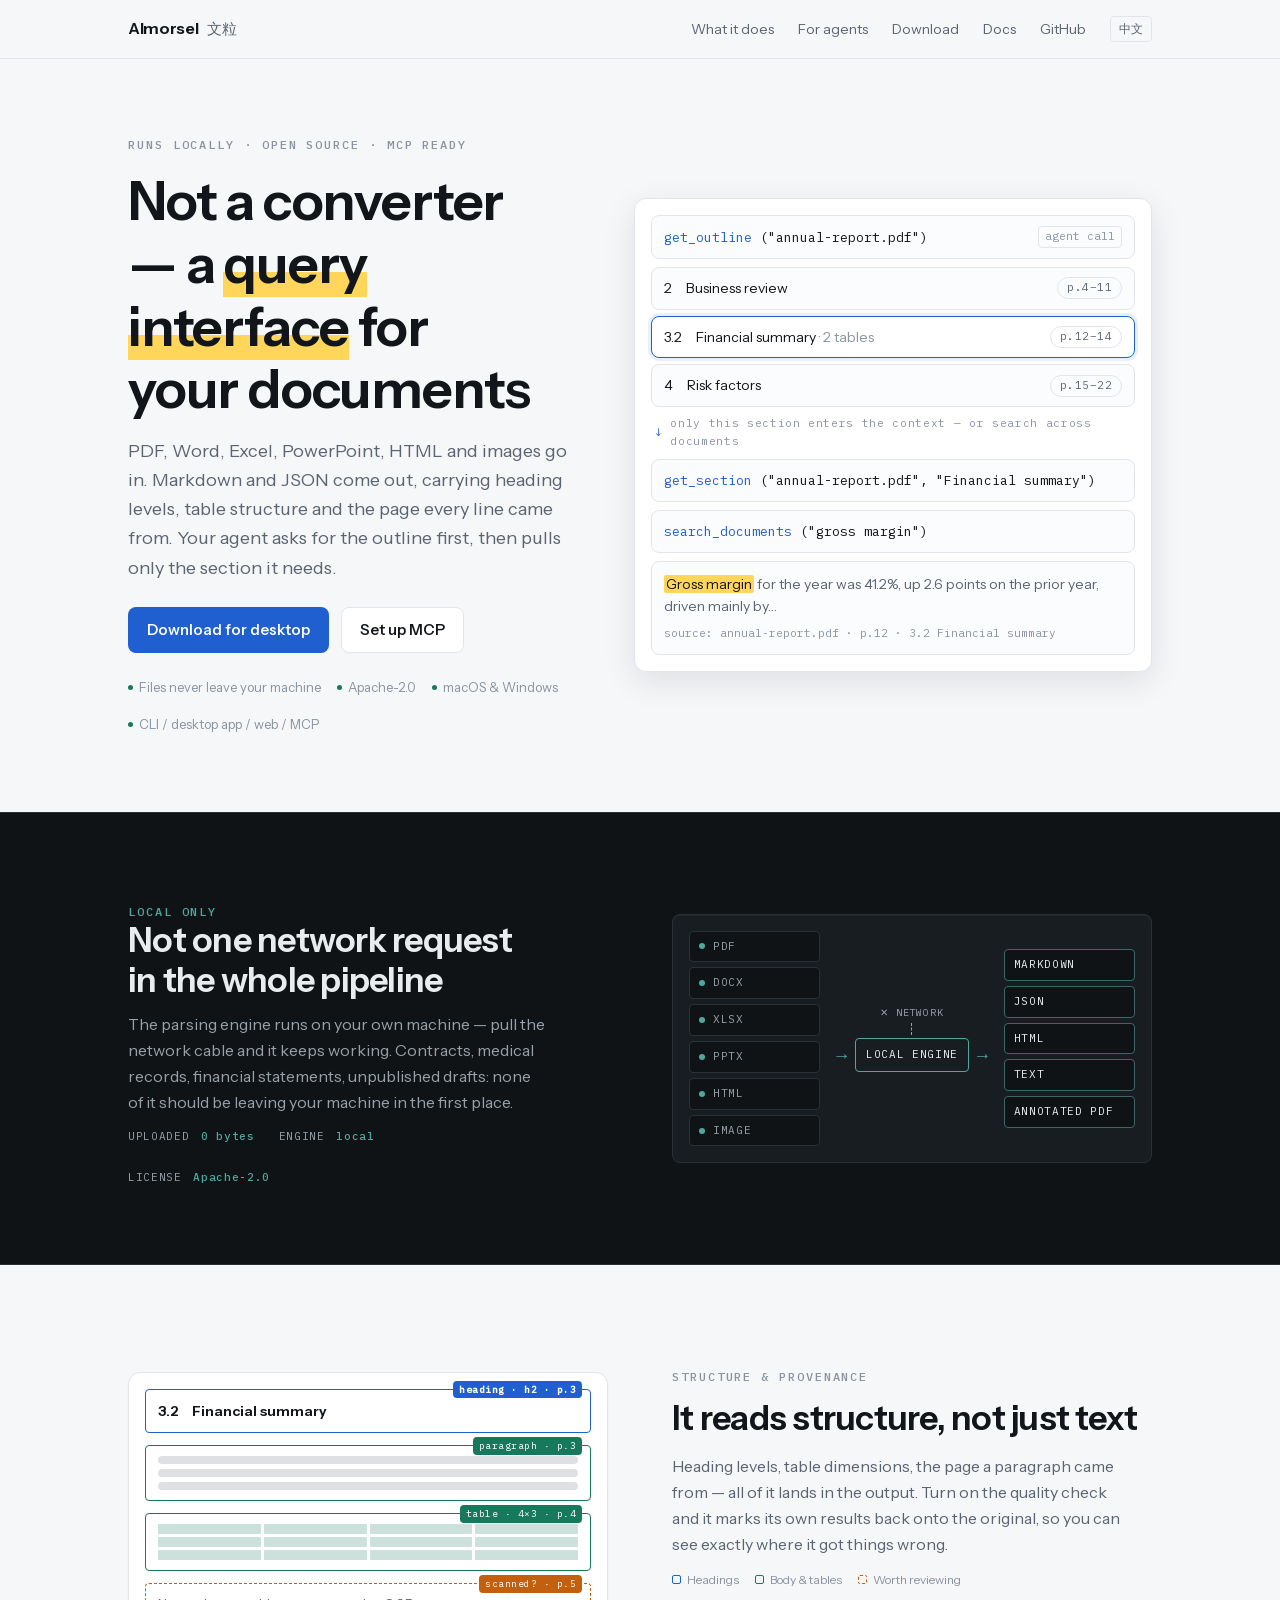
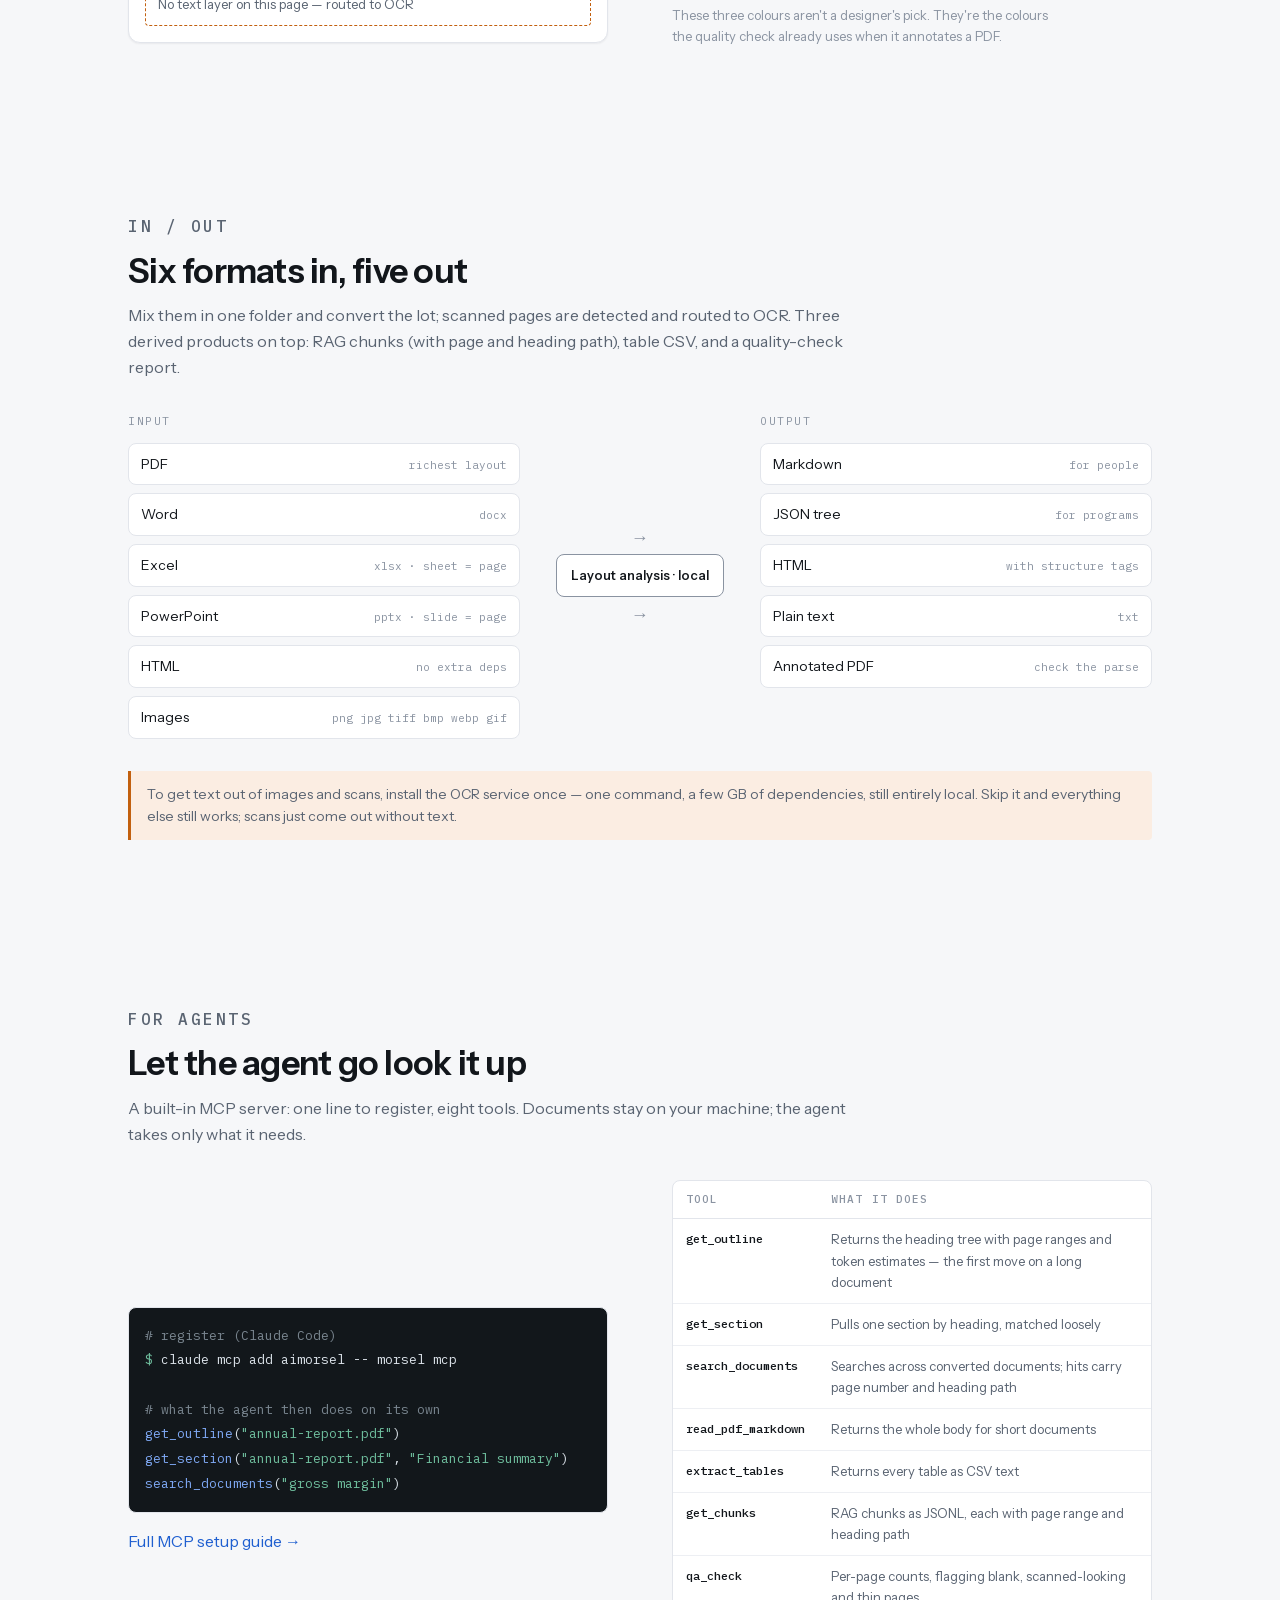
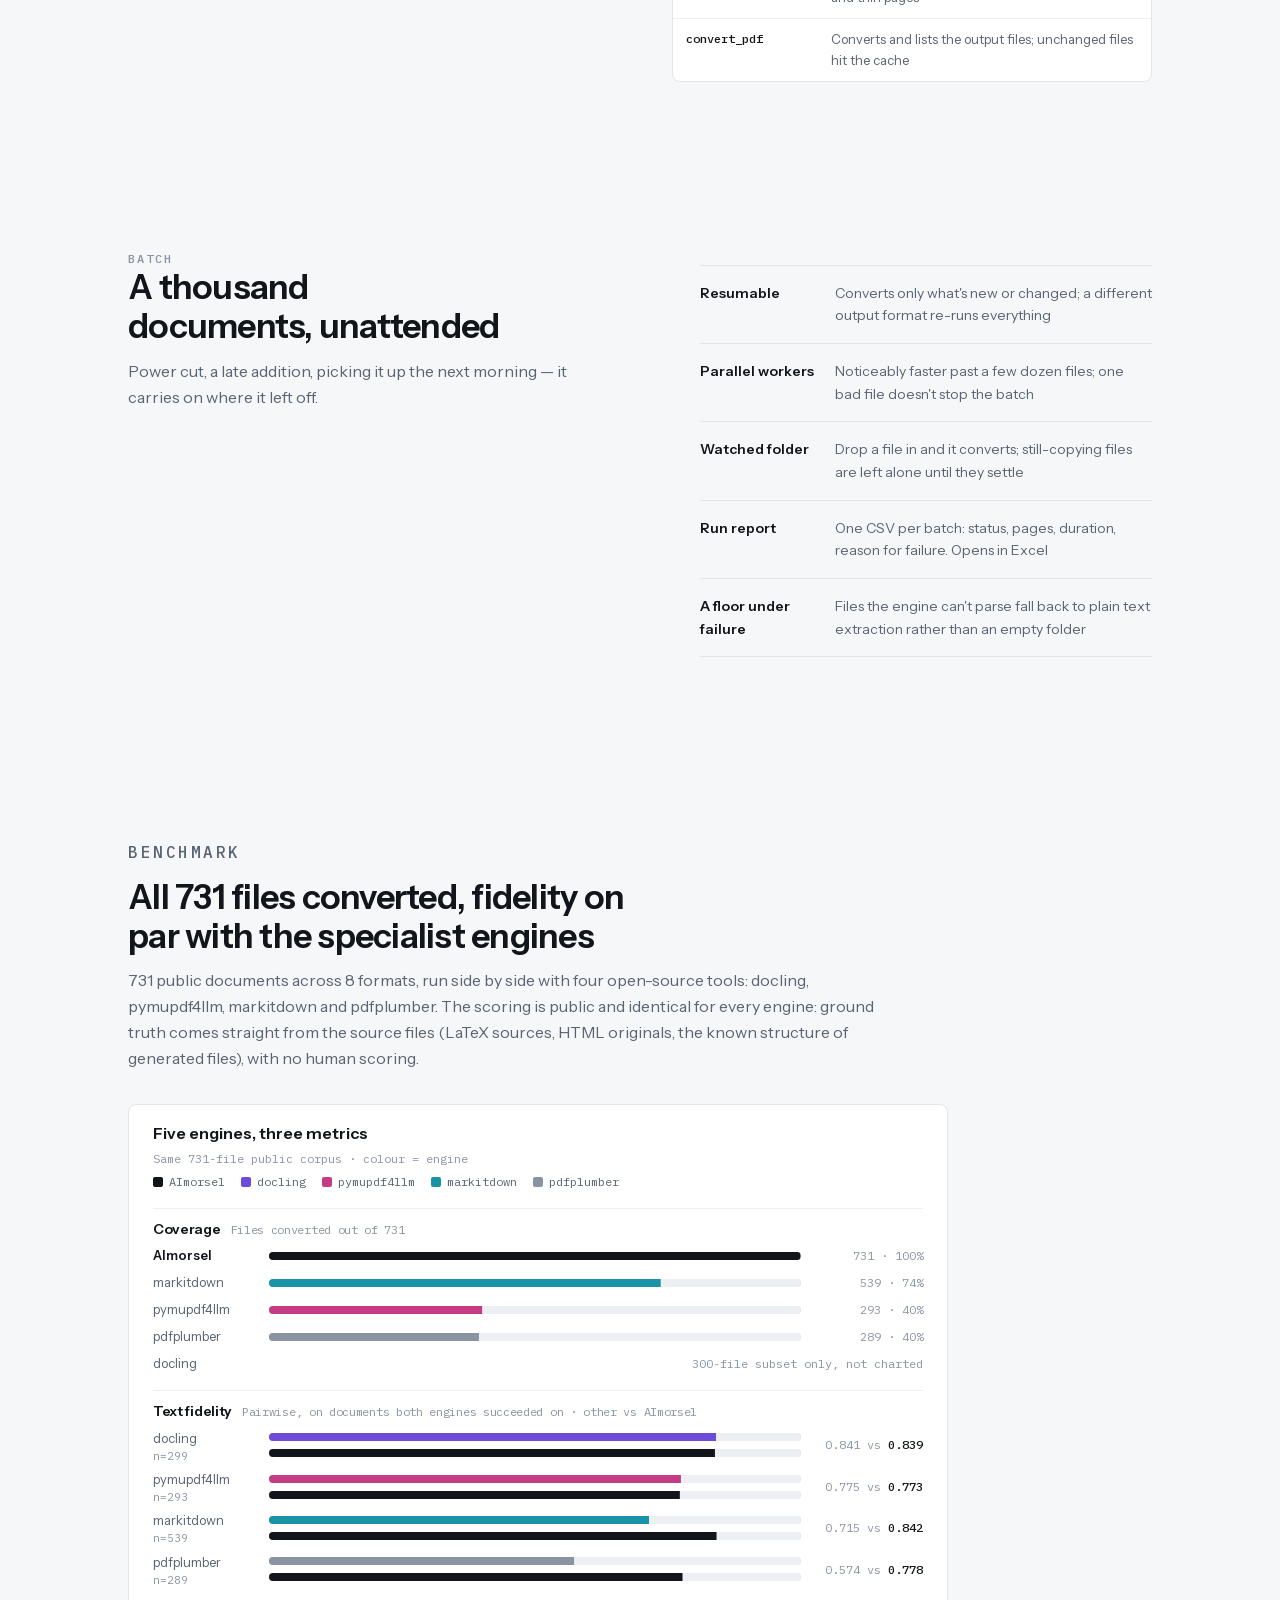
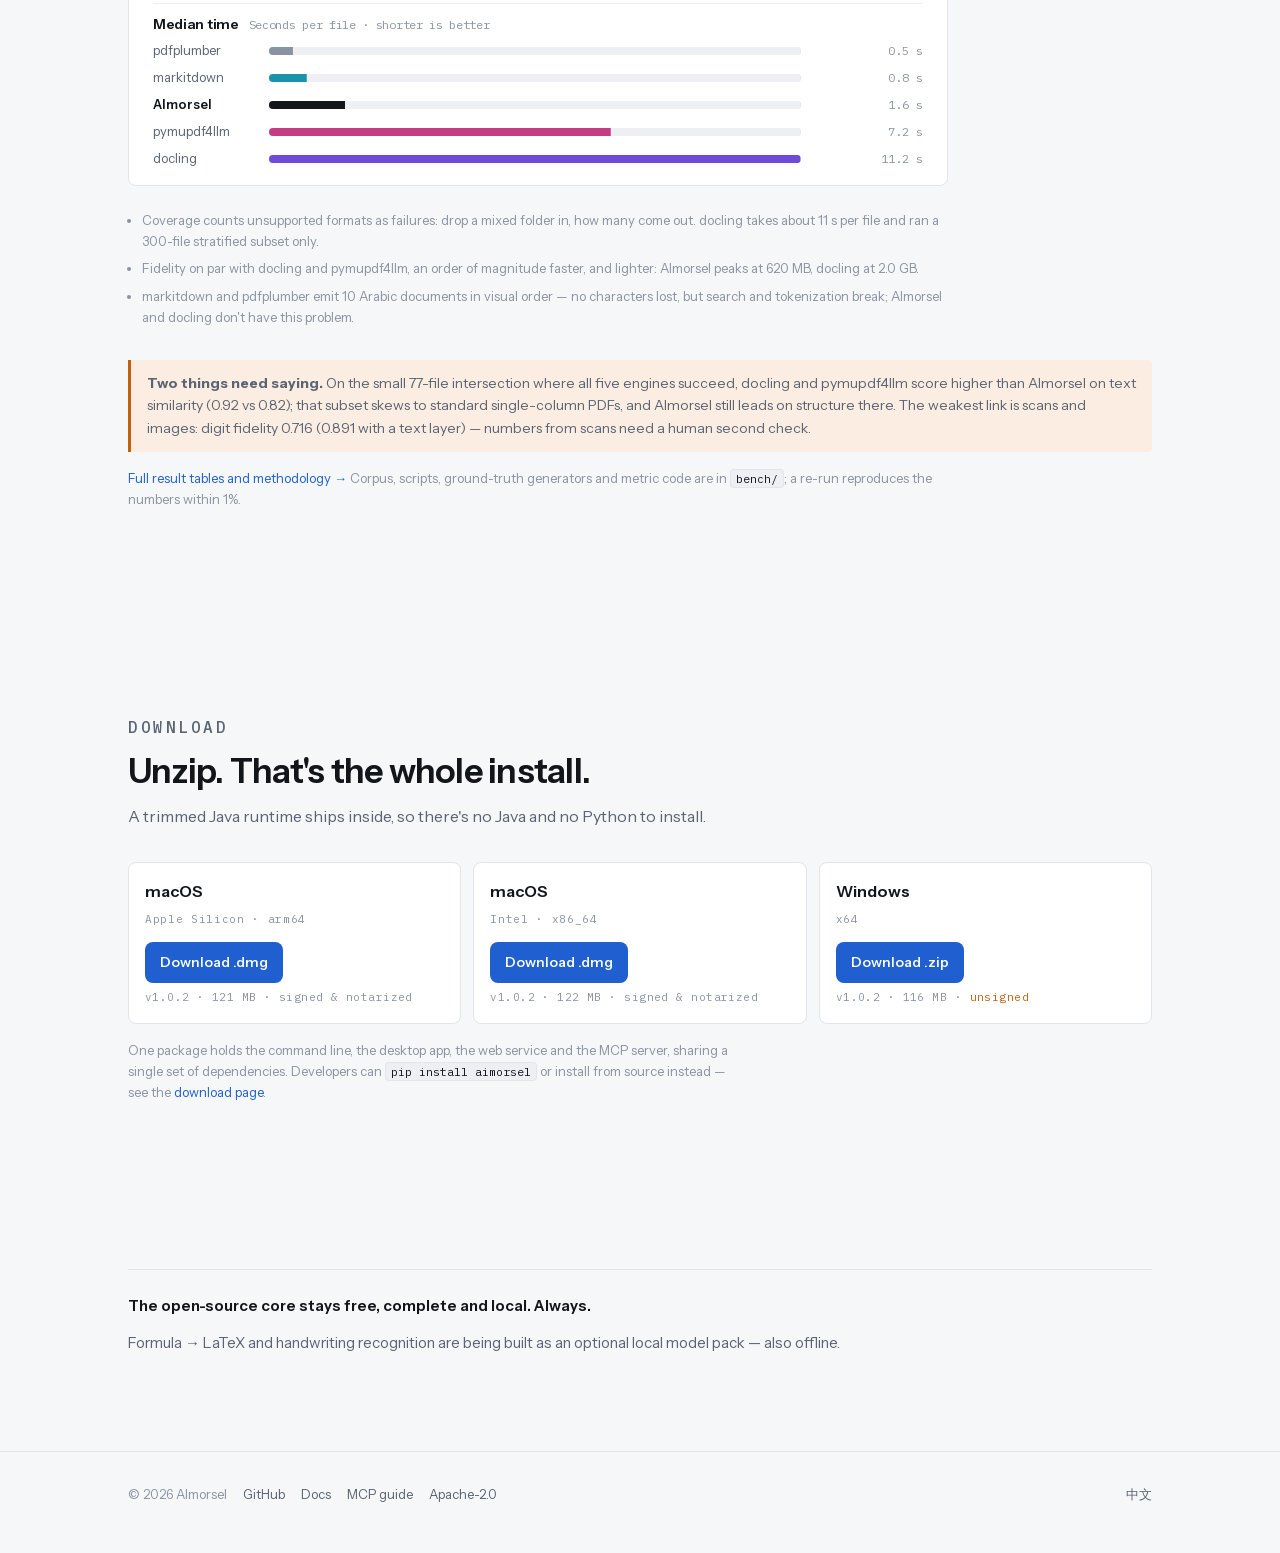
<file: website/en/index.html>
<!doctype html>
<html lang="en">
<head>
<meta charset="utf-8" />
<meta name="viewport" content="width=device-width, initial-scale=1" />
<title>AImorsel — a query interface for your documents, fully offline</title>
<meta name="description" content="Turn PDF, Word, Excel, PowerPoint, HTML and images into Markdown and JSON carrying heading levels, table structure and page-level provenance. Runs entirely on your machine. A built-in MCP server lets agents read the outline first and pull only the section they need." />
<link rel="canonical" href="https://aimorsel.dev/en/" />
<link rel="alternate" hreflang="zh-Hans" href="https://aimorsel.dev/" />
<link rel="alternate" hreflang="en" href="https://aimorsel.dev/en/" />
<link rel="alternate" hreflang="x-default" href="https://aimorsel.dev/" />
<link rel="stylesheet" href="../assets/site.css?v=12111cbf" />
<link rel="icon" href="data:image/svg+xml,<svg xmlns='http://www.w3.org/2000/svg' viewBox='0 0 32 32'><rect width='32' height='32' rx='7' fill='%231F5FD0'/><rect x='7' y='9' width='18' height='3.5' rx='1.5' fill='white'/><rect x='7' y='15' width='13' height='2.5' rx='1.25' fill='white' opacity='.7'/><rect x='7' y='20' width='9' height='2.5' rx='1.25' fill='white' opacity='.45'/></svg>" />
</head>
<body>

<a class="skip" href="#main">Skip to content</a>

<nav class="nav">
  <div class="wrap nav__in">
    <a class="brand" href="index.html"><span>AImorsel</span><span class="cn" lang="zh-Hans">文粒</span></a>
    <div class="navlinks">
      <a class="hide-sm" href="#structure">What it does</a>
      <a class="hide-sm" href="#agent">For agents</a>
      <a href="download/index.html">Download</a>
      <a class="hide-sm" href="docs/index.html">Docs</a>
      <a href="https://github.com/aimorsel">GitHub</a>
      <a class="lang" href="../index.html" lang="zh-Hans" hreflang="zh-Hans">中文</a>
    </div>
  </div>
</nav>

<main id="main">

  <section class="wrap hero">
    <div class="hero__in">
      <div>
        <p class="eyebrow">Runs locally · Open source · MCP ready</p>
        <h1>Not a converter — a <span class="mk">query interface</span> for your documents</h1>
        <p class="hero__sub">
          PDF, Word, Excel, PowerPoint, HTML and images go in. Markdown and JSON come out,
          carrying heading levels, table structure and the page every line came from.
          Your agent asks for the outline first, then pulls only the section it needs.
        </p>
        <div class="hero__cta">
          <a class="btn btn--primary" href="download/index.html">Download for desktop</a>
          <a class="btn btn--ghost" href="#agent">Set up MCP</a>
        </div>
        <p class="hero__meta">
          <span><i></i>Files never leave your machine</span>
          <span><i></i>Apache-2.0</span>
          <span><i></i>macOS &amp; Windows</span>
          <span><i></i>CLI / desktop app / web / MCP</span>
        </p>
      </div>

      <div class="desk">
        <div class="deskbar"><span class="fn">get_outline</span>("annual-report.pdf")<span class="kbd">agent call</span></div>
        <div class="rows">
          <div class="row"><span class="path">2　Business review</span><span class="pg">p.4–11</span></div>
          <div class="row row--on"><span class="path">3.2　Financial summary <span class="dim">· 2 tables</span></span><span class="pg">p.12–14</span></div>
          <div class="row"><span class="path">4　Risk factors</span><span class="pg">p.15–22</span></div>
        </div>
        <p class="desk__step">only this section enters the context — or search across documents</p>
        <div class="deskbar"><span class="fn">get_section</span>("annual-report.pdf", "Financial summary")</div>
        <div class="deskbar"><span class="fn">search_documents</span>("gross margin")</div>
        <div class="snip">
          <mark>Gross margin</mark> for the year was 41.2%, up 2.6 points on the prior year, driven mainly by…
          <span class="src">source: annual-report.pdf · p.12 · 3.2 Financial summary</span>
        </div>
      </div>
    </div>
  </section>

  <section class="band">
    <div class="wrap band__in">
      <div>
        <p class="eyebrow">Local only</p>
        <h2>Not one network request in the whole pipeline</h2>
        <p>
          The parsing engine runs on your own machine — pull the network cable and it keeps working.
          Contracts, medical records, financial statements, unpublished drafts: none of it should be
          leaving your machine in the first place.
        </p>
        <p class="readout">
          <span>UPLOADED　<b>0 bytes</b></span>
          <span>ENGINE　<b>local</b></span>
          <span>LICENSE　<b>Apache-2.0</b></span>
        </p>
      </div>
      <div>
        <div class="panel">
          <div class="ports">
            <div class="port"><i></i>PDF</div>
            <div class="port"><i></i>DOCX</div>
            <div class="port"><i></i>XLSX</div>
            <div class="port"><i></i>PPTX</div>
            <div class="port"><i></i>HTML</div>
            <div class="port"><i></i>IMAGE</div>
          </div>
          <div class="lane">
            <div class="stub">✕ NETWORK</div>
            <div class="arr arr--in">→</div>
            <div class="engine">LOCAL ENGINE</div>
            <div class="arr arr--out">→</div>
          </div>
          <div class="outs">
            <div>MARKDOWN</div>
            <div>JSON</div>
            <div>HTML</div>
            <div>TEXT</div>
            <div>ANNOTATED PDF</div>
          </div>
        </div>
      </div>
    </div>
  </section>

  <section class="wrap sec" id="structure">
    <div class="split split--rev">
      <div>
        <p class="eyebrow">Structure &amp; provenance</p>
        <h2 class="h2">It reads structure, not just text</h2>
        <p class="split__p">
          Heading levels, table dimensions, the page a paragraph came from — all of it lands in the
          output. Turn on the quality check and it marks its own results back onto the original,
          so you can see exactly where it got things wrong.
        </p>
        <div class="legend">
          <span><i class="legend__h"></i>Headings</span>
          <span><i class="legend__b"></i>Body &amp; tables</span>
          <span><i class="legend__w"></i>Worth reviewing</span>
        </div>
        <p class="split__note">
          These three colours aren't a designer's pick. They're the colours the quality check
          already uses when it annotates a PDF.
        </p>
      </div>
      <div class="split__fig">
        <div class="page">
          <div class="blk blk--h"><span class="tag">heading · h2 · p.3</span>3.2　Financial summary</div>
          <div class="blk blk--t"><span class="tag">paragraph · p.3</span>
            <div class="bar"></div><div class="bar"></div><div class="bar bar--s"></div>
          </div>
          <div class="blk blk--t"><span class="tag">table · 4×3 · p.4</span>
            <div class="cells"><b></b><b></b><b></b><b></b><b></b><b></b><b></b><b></b><b></b><b></b><b></b><b></b></div>
          </div>
          <div class="blk blk--w"><span class="tag">scanned? · p.5</span>No text layer on this page — routed to OCR</div>
        </div>
      </div>
    </div>
  </section>

  <section class="wrap sec sec--tight">
    <div class="sechead">
      <p class="eyebrow">In / out</p>
      <h2>Six formats in, five out</h2>
      <p>Mix them in one folder and convert the lot; scanned pages are detected and routed to OCR. Three derived products on top: RAG chunks (with page and heading path), table CSV, and a quality-check report.</p>
    </div>
    <div class="flow">
      <div class="flow__col">
        <p class="flow__lab">Input</p>
        <div class="chip">PDF<em>richest layout</em></div>
        <div class="chip">Word<em>docx</em></div>
        <div class="chip">Excel<em>xlsx · sheet = page</em></div>
        <div class="chip">PowerPoint<em>pptx · slide = page</em></div>
        <div class="chip">HTML<em>no extra deps</em></div>
        <div class="chip">Images<em>png jpg tiff bmp webp gif</em></div>
      </div>
      <div class="flow__mid">
        <div class="flow__arr">→</div>
        <div class="flow__engine">Layout analysis · local</div>
        <div class="flow__arr">→</div>
      </div>
      <div class="flow__col">
        <p class="flow__lab">Output</p>
        <div class="chip">Markdown<em>for people</em></div>
        <div class="chip">JSON tree<em>for programs</em></div>
        <div class="chip">HTML<em>with structure tags</em></div>
        <div class="chip">Plain text<em>txt</em></div>
        <div class="chip">Annotated PDF<em>check the parse</em></div>
      </div>
    </div>
    <p class="callout callout--gap">
      To get text out of images and scans, install the OCR service once — one command, a few GB of
      dependencies, still entirely local. Skip it and everything else still works; scans just come
      out without text.
    </p>
  </section>

  <section class="wrap sec" id="agent">
    <div class="sechead">
      <p class="eyebrow">For agents</p>
      <h2>Let the agent go look it up</h2>
      <p>A built-in MCP server: one line to register, eight tools. Documents stay on your machine; the agent takes only what it needs.</p>
    </div>
    <div class="split">
      <div>
<pre class="code"><span class="c"># register (Claude Code)</span>
<span class="p">$</span> claude mcp add aimorsel -- morsel mcp

<span class="c"># what the agent then does on its own</span>
<span class="fn">get_outline</span>(<span class="s">"annual-report.pdf"</span>)
<span class="fn">get_section</span>(<span class="s">"annual-report.pdf"</span>, <span class="s">"Financial summary"</span>)
<span class="fn">search_documents</span>(<span class="s">"gross margin"</span>)</pre>
        <p class="split__link"><a href="docs/mcp/index.html">Full MCP setup guide →</a></p>
      </div>
      <div class="tablewrap tablewrap--narrow">
        <table>
          <thead><tr><th>Tool</th><th>What it does</th></tr></thead>
          <tbody>
            <tr><th>get_outline</th><td>Returns the heading tree with page ranges and token estimates — the first move on a long document</td></tr>
            <tr><th>get_section</th><td>Pulls one section by heading, matched loosely</td></tr>
            <tr><th>search_documents</th><td>Searches across converted documents; hits carry page number and heading path</td></tr>
            <tr><th>read_pdf_markdown</th><td>Returns the whole body for short documents</td></tr>
            <tr><th>extract_tables</th><td>Returns every table as CSV text</td></tr>
            <tr><th>get_chunks</th><td>RAG chunks as JSONL, each with page range and heading path</td></tr>
            <tr><th>qa_check</th><td>Per-page counts, flagging blank, scanned-looking and thin pages</td></tr>
            <tr><th>convert_pdf</th><td>Converts and lists the output files; unchanged files hit the cache</td></tr>
          </tbody>
        </table>
      </div>
    </div>
  </section>

  <section class="wrap sec sec--tight">
    <div class="claim">
      <div>
        <p class="eyebrow">Batch</p>
        <h2>A thousand documents, unattended</h2>
        <p class="claim__lead">
          Power cut, a late addition, picking it up the next morning — it carries on where it left off.
        </p>
      </div>
      <dl class="props">
        <div class="prop"><dt>Resumable</dt><dd>Converts only what's new or changed; a different output format re-runs everything</dd></div>
        <div class="prop"><dt>Parallel workers</dt><dd>Noticeably faster past a few dozen files; one bad file doesn't stop the batch</dd></div>
        <div class="prop"><dt>Watched folder</dt><dd>Drop a file in and it converts; still-copying files are left alone until they settle</dd></div>
        <div class="prop"><dt>Run report</dt><dd>One CSV per batch: status, pages, duration, reason for failure. Opens in Excel</dd></div>
        <div class="prop"><dt>A floor under failure</dt><dd>Files the engine can't parse fall back to plain text extraction rather than an empty folder</dd></div>
      </dl>
    </div>
  </section>

  <section class="wrap sec" id="bench">
    <div class="sechead">
      <p class="eyebrow">Benchmark</p>
      <h2>All 731 files converted, fidelity on par with the specialist engines</h2>
      <p>731 public documents across 8 formats, run side by side with four open-source tools: docling, pymupdf4llm, markitdown and pdfplumber. The scoring is public and identical for every engine: ground truth comes straight from the source files (LaTeX sources, HTML originals, the known structure of generated files), with no human scoring.</p>
    </div>
    <figure class="chart chart--one">
      <figcaption class="chart__t"><b>Five engines, three metrics</b><span>Same 731-file public corpus · colour = engine</span></figcaption>
      <p class="chart__legend"><span><i class="sw sw--us"></i>AImorsel</span><span><i class="sw sw--docling"></i>docling</span><span><i class="sw sw--pymupdf"></i>pymupdf4llm</span><span><i class="sw sw--markitdown"></i>markitdown</span><span><i class="sw sw--pdfplumber"></i>pdfplumber</span></p>
      <div class="cgroup">
        <h4 class="cgroup__t">Coverage <span>Files converted out of 731</span></h4>
        <div class="bars">
          <div class="bars__row bars__row--us"><span class="bars__l">AImorsel</span><span class="bars__pair"><svg class="bar" viewBox="0 0 100 10" preserveAspectRatio="none" aria-hidden="true" focusable="false"><rect class="bar__t" width="100" height="10"/><rect class="bar__f bar__f--us" width="100.0" height="10"/></svg></span><span class="bars__v">731 · 100%</span></div>
          <div class="bars__row"><span class="bars__l">markitdown</span><span class="bars__pair"><svg class="bar" viewBox="0 0 100 10" preserveAspectRatio="none" aria-hidden="true" focusable="false"><rect class="bar__t" width="100" height="10"/><rect class="bar__f bar__f--markitdown" width="73.7" height="10"/></svg></span><span class="bars__v">539 · 74%</span></div>
          <div class="bars__row"><span class="bars__l">pymupdf4llm</span><span class="bars__pair"><svg class="bar" viewBox="0 0 100 10" preserveAspectRatio="none" aria-hidden="true" focusable="false"><rect class="bar__t" width="100" height="10"/><rect class="bar__f bar__f--pymupdf" width="40.1" height="10"/></svg></span><span class="bars__v">293 · 40%</span></div>
          <div class="bars__row"><span class="bars__l">pdfplumber</span><span class="bars__pair"><svg class="bar" viewBox="0 0 100 10" preserveAspectRatio="none" aria-hidden="true" focusable="false"><rect class="bar__t" width="100" height="10"/><rect class="bar__f bar__f--pdfplumber" width="39.5" height="10"/></svg></span><span class="bars__v">289 · 40%</span></div>
          <div class="bars__row bars__row--note"><span class="bars__l">docling</span><span class="bars__note">300-file subset only, not charted</span></div>
        </div>
      </div>
      <div class="cgroup">
        <h4 class="cgroup__t">Text fidelity <span>Pairwise, on documents both engines succeeded on · other vs AImorsel</span></h4>
        <div class="bars">
          <div class="bars__row"><span class="bars__l">docling<small>n=299</small></span><span class="bars__pair"><svg class="bar" viewBox="0 0 100 10" preserveAspectRatio="none" aria-hidden="true" focusable="false"><rect class="bar__t" width="100" height="10"/><rect class="bar__f bar__f--docling" width="84.1" height="10"/></svg><svg class="bar" viewBox="0 0 100 10" preserveAspectRatio="none" aria-hidden="true" focusable="false"><rect class="bar__t" width="100" height="10"/><rect class="bar__f bar__f--us" width="83.9" height="10"/></svg></span><span class="bars__v">0.841 <i>vs</i> <b>0.839</b></span></div>
          <div class="bars__row"><span class="bars__l">pymupdf4llm<small>n=293</small></span><span class="bars__pair"><svg class="bar" viewBox="0 0 100 10" preserveAspectRatio="none" aria-hidden="true" focusable="false"><rect class="bar__t" width="100" height="10"/><rect class="bar__f bar__f--pymupdf" width="77.5" height="10"/></svg><svg class="bar" viewBox="0 0 100 10" preserveAspectRatio="none" aria-hidden="true" focusable="false"><rect class="bar__t" width="100" height="10"/><rect class="bar__f bar__f--us" width="77.3" height="10"/></svg></span><span class="bars__v">0.775 <i>vs</i> <b>0.773</b></span></div>
          <div class="bars__row"><span class="bars__l">markitdown<small>n=539</small></span><span class="bars__pair"><svg class="bar" viewBox="0 0 100 10" preserveAspectRatio="none" aria-hidden="true" focusable="false"><rect class="bar__t" width="100" height="10"/><rect class="bar__f bar__f--markitdown" width="71.5" height="10"/></svg><svg class="bar" viewBox="0 0 100 10" preserveAspectRatio="none" aria-hidden="true" focusable="false"><rect class="bar__t" width="100" height="10"/><rect class="bar__f bar__f--us" width="84.2" height="10"/></svg></span><span class="bars__v">0.715 <i>vs</i> <b>0.842</b></span></div>
          <div class="bars__row"><span class="bars__l">pdfplumber<small>n=289</small></span><span class="bars__pair"><svg class="bar" viewBox="0 0 100 10" preserveAspectRatio="none" aria-hidden="true" focusable="false"><rect class="bar__t" width="100" height="10"/><rect class="bar__f bar__f--pdfplumber" width="57.4" height="10"/></svg><svg class="bar" viewBox="0 0 100 10" preserveAspectRatio="none" aria-hidden="true" focusable="false"><rect class="bar__t" width="100" height="10"/><rect class="bar__f bar__f--us" width="77.8" height="10"/></svg></span><span class="bars__v">0.574 <i>vs</i> <b>0.778</b></span></div>
        </div>
      </div>
      <div class="cgroup">
        <h4 class="cgroup__t">Median time <span>Seconds per file · shorter is better</span></h4>
        <div class="bars">
          <div class="bars__row"><span class="bars__l">pdfplumber</span><span class="bars__pair"><svg class="bar" viewBox="0 0 100 10" preserveAspectRatio="none" aria-hidden="true" focusable="false"><rect class="bar__t" width="100" height="10"/><rect class="bar__f bar__f--pdfplumber" width="4.5" height="10"/></svg></span><span class="bars__v">0.5 s</span></div>
          <div class="bars__row"><span class="bars__l">markitdown</span><span class="bars__pair"><svg class="bar" viewBox="0 0 100 10" preserveAspectRatio="none" aria-hidden="true" focusable="false"><rect class="bar__t" width="100" height="10"/><rect class="bar__f bar__f--markitdown" width="7.1" height="10"/></svg></span><span class="bars__v">0.8 s</span></div>
          <div class="bars__row bars__row--us"><span class="bars__l">AImorsel</span><span class="bars__pair"><svg class="bar" viewBox="0 0 100 10" preserveAspectRatio="none" aria-hidden="true" focusable="false"><rect class="bar__t" width="100" height="10"/><rect class="bar__f bar__f--us" width="14.3" height="10"/></svg></span><span class="bars__v">1.6 s</span></div>
          <div class="bars__row"><span class="bars__l">pymupdf4llm</span><span class="bars__pair"><svg class="bar" viewBox="0 0 100 10" preserveAspectRatio="none" aria-hidden="true" focusable="false"><rect class="bar__t" width="100" height="10"/><rect class="bar__f bar__f--pymupdf" width="64.3" height="10"/></svg></span><span class="bars__v">7.2 s</span></div>
          <div class="bars__row"><span class="bars__l">docling</span><span class="bars__pair"><svg class="bar" viewBox="0 0 100 10" preserveAspectRatio="none" aria-hidden="true" focusable="false"><rect class="bar__t" width="100" height="10"/><rect class="bar__f bar__f--docling" width="100.0" height="10"/></svg></span><span class="bars__v">11.2 s</span></div>
        </div>
      </div>
    </figure>
    <ul class="notes">
      <li>Coverage counts unsupported formats as failures: drop a mixed folder in, how many come out. docling takes about 11 s per file and ran a 300-file stratified subset only.</li>
      <li>Fidelity on par with docling and pymupdf4llm, an order of magnitude faster, and lighter: AImorsel peaks at 620 MB, docling at 2.0 GB.</li>
      <li>markitdown and pdfplumber emit 10 Arabic documents in visual order — no characters lost, but search and tokenization break; AImorsel and docling don't have this problem.</li>
    </ul>
    <p class="callout callout--gap">
      <b>Two things need saying.</b> On the small 77-file intersection where all five engines succeed, docling and pymupdf4llm score higher than AImorsel on text similarity (0.92 vs 0.82); that subset skews to standard single-column PDFs, and AImorsel still leads on structure there. The weakest link is scans and images: digit fidelity 0.716 (0.891 with a text layer) — numbers from scans need a human second check.
    </p>
    <p class="fineprint">
      <a href="https://github.com/aimorsel/aimorsel/blob/main/bench/RESULTS.md">Full result tables and methodology →</a>
      Corpus, scripts, ground-truth generators and metric code are in <code>bench/</code>; a re-run reproduces the numbers within 1%.
    </p>
  </section>

  <section class="wrap sec" id="download">
    <div class="sechead">
      <p class="eyebrow">Download</p>
      <h2>Unzip. That's the whole install.</h2>
      <p>A trimmed Java runtime ships inside, so there's no Java and no Python to install.</p>
    </div>
    <div class="dl">
      <div class="dlcard">
        <b>macOS</b>
        <span class="arch">Apple Silicon · arm64</span>
        <a class="btn btn--primary dlcard__btn" href="https://github.com/aimorsel/aimorsel/releases/download/v1.0.2/morsel-v1.0.2-macos-arm64.dmg">Download .dmg</a>
        <span class="meta">v1.0.2 · 121 MB · signed &amp; notarized</span>
      </div>
      <div class="dlcard">
        <b>macOS</b>
        <span class="arch">Intel · x86_64</span>
        <a class="btn btn--primary dlcard__btn" href="https://github.com/aimorsel/aimorsel/releases/download/v1.0.2/morsel-v1.0.2-macos-x86_64.dmg">Download .dmg</a>
        <span class="meta">v1.0.2 · 122 MB · signed &amp; notarized</span>
      </div>
      <div class="dlcard">
        <b>Windows</b>
        <span class="arch">x64</span>
        <a class="btn btn--primary dlcard__btn" href="https://github.com/aimorsel/aimorsel/releases/download/v1.0.2/morsel-v1.0.2-windows-x64.zip">Download .zip</a>
        <span class="meta">v1.0.2 · 116 MB · <span class="meta__warn">unsigned</span></span>
      </div>
    </div>
    <p class="fineprint">
      One package holds the command line, the desktop app, the web service and the MCP server, sharing a single set
      of dependencies. Developers can <code>pip install aimorsel</code> or install from source instead — see the
      <a href="download/index.html">download page</a>.
    </p>
  </section>

  <section class="wrap sec--tight">
    <p class="pro">
      <b>The open-source core stays free, complete and local. Always.</b>
      Formula → LaTeX and handwriting recognition are being built as an optional local model pack — also offline.
    </p>
  </section>

</main>

<footer class="foot">
  <div class="wrap foot__in">
    <span>© 2026 AImorsel</span>
    <a href="https://github.com/aimorsel">GitHub</a>
    <a href="docs/index.html">Docs</a>
    <a href="docs/mcp/index.html">MCP guide</a>
    <a href="https://www.apache.org/licenses/LICENSE-2.0">Apache-2.0</a>
    <a class="sp" href="../index.html" lang="zh-Hans" hreflang="zh-Hans">中文</a>
  </div>
</footer>

</body>
</html>
</file>
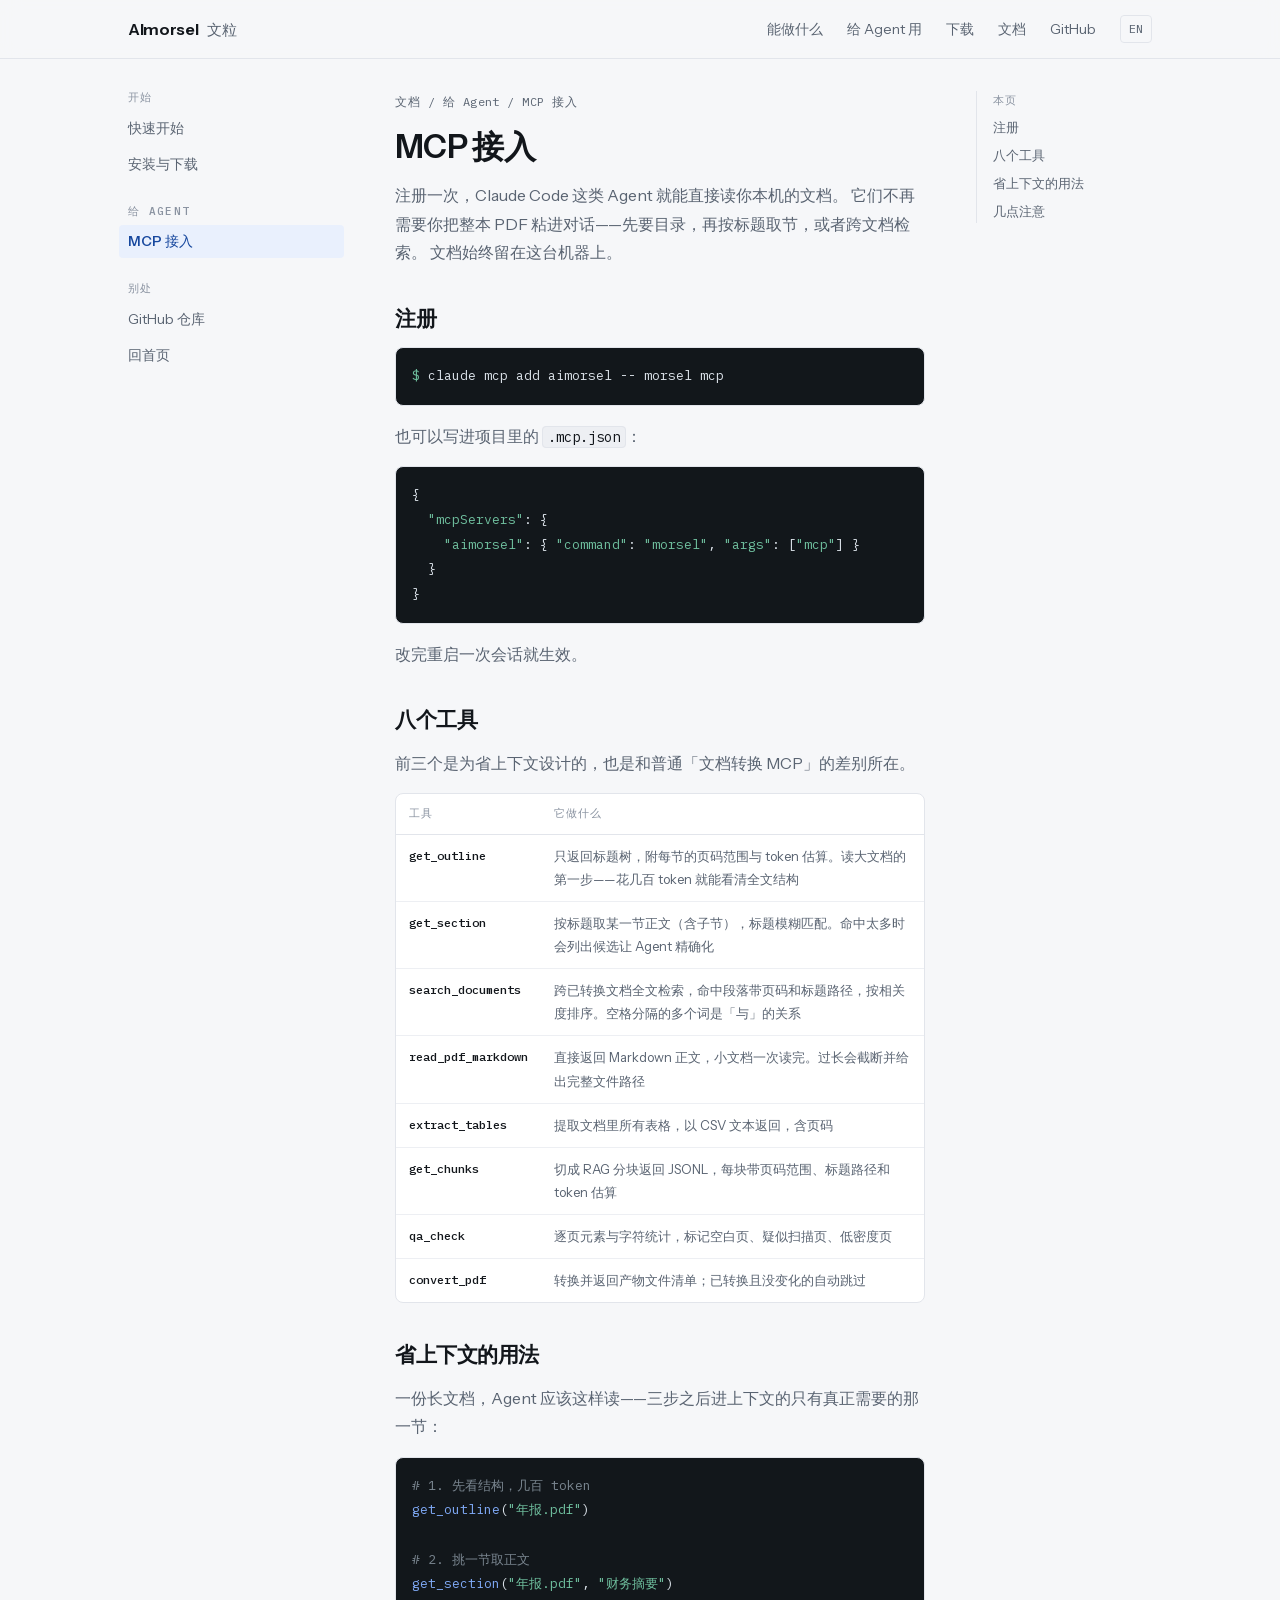
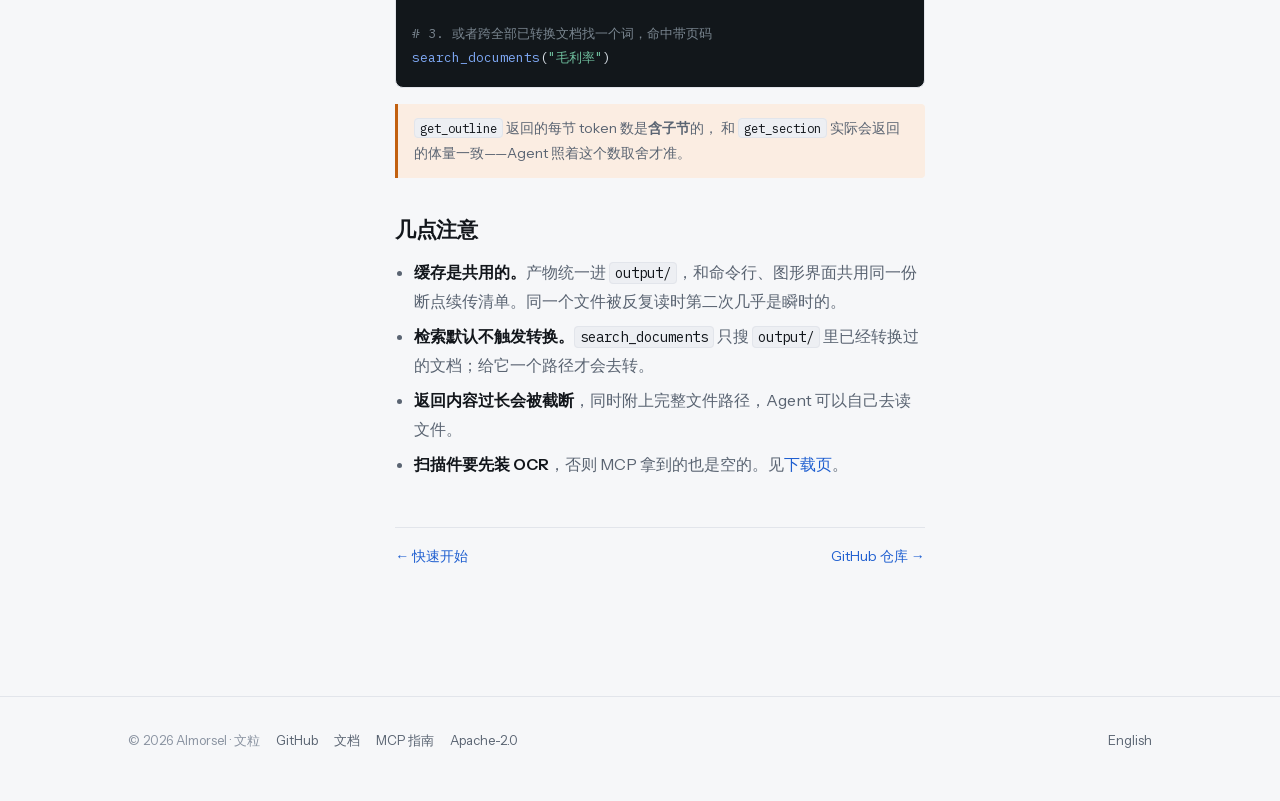
<file: website/docs/mcp/index.html>
<!doctype html>
<html lang="zh-Hans">
<head>
<meta charset="utf-8" />
<meta name="viewport" content="width=device-width, initial-scale=1" />
<title>MCP 接入 — AImorsel 文粒文档</title>
<meta name="description" content="把 AImorsel 注册成 MCP Server，让 Claude Code 等 Agent 直接读本机文档：八个工具，其中 get_outline / get_section / search_documents 专为省上下文设计。" />
<link rel="canonical" href="https://aimorsel.dev/docs/mcp/" />
<link rel="alternate" hreflang="zh-Hans" href="https://aimorsel.dev/docs/mcp/" />
<link rel="alternate" hreflang="en" href="https://aimorsel.dev/en/docs/mcp/" />
<link rel="alternate" hreflang="x-default" href="https://aimorsel.dev/docs/mcp/" />
<link rel="stylesheet" href="../../assets/site.css?v=12111cbf" />
<link rel="icon" href="data:image/svg+xml,<svg xmlns='http://www.w3.org/2000/svg' viewBox='0 0 32 32'><rect width='32' height='32' rx='7' fill='%231F5FD0'/><rect x='7' y='9' width='18' height='3.5' rx='1.5' fill='white'/><rect x='7' y='15' width='13' height='2.5' rx='1.25' fill='white' opacity='.7'/><rect x='7' y='20' width='9' height='2.5' rx='1.25' fill='white' opacity='.45'/></svg>" />
</head>
<body>

<a class="skip" href="#main">跳到正文</a>

<nav class="nav">
  <div class="wrap nav__in">
    <a class="brand" href="../../index.html"><span>AImorsel</span><span class="cn">文粒</span></a>
    <div class="navlinks">
      <a class="hide-sm" href="../../index.html#structure">能做什么</a>
      <a class="hide-sm" href="../../index.html#agent">给 Agent 用</a>
      <a href="../../download/index.html">下载</a>
      <a href="../index.html" aria-current="page">文档</a>
      <a href="https://github.com/aimorsel">GitHub</a>
      <a class="lang" href="../../en/docs/mcp/index.html" lang="en" hreflang="en">EN</a>
    </div>
  </div>
</nav>

<div class="wrap docs" id="main">

  <aside class="docs__side">
    <div class="docs__group">
      <h4>开始</h4>
      <a href="../index.html">快速开始</a>
      <a href="../../download/index.html">安装与下载</a>
    </div>
    <div class="docs__group">
      <h4>给 Agent</h4>
      <a href="index.html" aria-current="page">MCP 接入</a>
    </div>
    <div class="docs__group">
      <h4>别处</h4>
      <a href="https://github.com/aimorsel">GitHub 仓库</a>
      <a href="../../index.html">回首页</a>
    </div>
  </aside>

  <article class="docs__body">
    <p class="docs__crumb">文档 / 给 Agent / MCP 接入</p>
    <h1>MCP 接入</h1>
    <p>
      注册一次，Claude Code 这类 Agent 就能直接读你本机的文档。
      它们不再需要你把整本 PDF 粘进对话——先要目录，再按标题取节，或者跨文档检索。
      文档始终留在这台机器上。
    </p>

    <h2 id="register">注册<a class="anchor" href="#register">#</a></h2>
<pre class="code"><span class="p">$</span> claude mcp add aimorsel -- morsel mcp</pre>
    <p class="body-text">也可以写进项目里的 <code>.mcp.json</code>：</p>
<pre class="code">{
  <span class="s">"mcpServers"</span>: {
    <span class="s">"aimorsel"</span>: { <span class="s">"command"</span>: <span class="s">"morsel"</span>, <span class="s">"args"</span>: [<span class="s">"mcp"</span>] }
  }
}</pre>
    <p class="body-text">改完重启一次会话就生效。</p>

    <h2 id="tools">八个工具<a class="anchor" href="#tools">#</a></h2>
    <p class="body-text">前三个是为省上下文设计的，也是和普通「文档转换 MCP」的差别所在。</p>
    <div class="tablewrap tablewrap--narrow">
      <table>
        <thead><tr><th>工具</th><th>它做什么</th></tr></thead>
        <tbody>
          <tr><th>get_outline</th><td>只返回标题树，附每节的页码范围与 token 估算。读大文档的第一步——花几百 token 就能看清全文结构</td></tr>
          <tr><th>get_section</th><td>按标题取某一节正文（含子节），标题模糊匹配。命中太多时会列出候选让 Agent 精确化</td></tr>
          <tr><th>search_documents</th><td>跨已转换文档全文检索，命中段落带页码和标题路径，按相关度排序。空格分隔的多个词是「与」的关系</td></tr>
          <tr><th>read_pdf_markdown</th><td>直接返回 Markdown 正文，小文档一次读完。过长会截断并给出完整文件路径</td></tr>
          <tr><th>extract_tables</th><td>提取文档里所有表格，以 CSV 文本返回，含页码</td></tr>
          <tr><th>get_chunks</th><td>切成 RAG 分块返回 JSONL，每块带页码范围、标题路径和 token 估算</td></tr>
          <tr><th>qa_check</th><td>逐页元素与字符统计，标记空白页、疑似扫描页、低密度页</td></tr>
          <tr><th>convert_pdf</th><td>转换并返回产物文件清单；已转换且没变化的自动跳过</td></tr>
        </tbody>
      </table>
    </div>

    <h2 id="pattern">省上下文的用法<a class="anchor" href="#pattern">#</a></h2>
    <p class="body-text">
      一份长文档，Agent 应该这样读——三步之后进上下文的只有真正需要的那一节：
    </p>
<pre class="code"><span class="c"># 1. 先看结构，几百 token</span>
<span class="fn">get_outline</span>(<span class="s">"年报.pdf"</span>)

<span class="c"># 2. 挑一节取正文</span>
<span class="fn">get_section</span>(<span class="s">"年报.pdf"</span>, <span class="s">"财务摘要"</span>)

<span class="c"># 3. 或者跨全部已转换文档找一个词，命中带页码</span>
<span class="fn">search_documents</span>(<span class="s">"毛利率"</span>)</pre>
    <p class="callout">
      <code>get_outline</code> 返回的每节 token 数是<strong>含子节</strong>的，
      和 <code>get_section</code> 实际会返回的体量一致——Agent 照着这个数取舍才准。
    </p>

    <h2 id="notes">几点注意<a class="anchor" href="#notes">#</a></h2>
    <ul class="list">
      <li><strong>缓存是共用的。</strong>产物统一进 <code>output/</code>，和命令行、图形界面共用同一份
        断点续传清单。同一个文件被反复读时第二次几乎是瞬时的。</li>
      <li><strong>检索默认不触发转换。</strong><code>search_documents</code> 只搜
        <code>output/</code> 里已经转换过的文档；给它一个路径才会去转。</li>
      <li><strong>返回内容过长会被截断</strong>，同时附上完整文件路径，Agent 可以自己去读文件。</li>
      <li><strong>扫描件要先装 OCR</strong>，否则 MCP 拿到的也是空的。见<a href="../../download/index.html">下载页</a>。</li>
    </ul>

    <div class="docs__nextprev">
      <a href="../index.html">← 快速开始</a>
      <a class="sp" href="https://github.com/aimorsel">GitHub 仓库 →</a>
    </div>
  </article>

  <nav class="docs__toc" aria-label="本页目录">
    <b>本页</b>
    <a href="#register">注册</a>
    <a href="#tools">八个工具</a>
    <a href="#pattern">省上下文的用法</a>
    <a href="#notes">几点注意</a>
  </nav>

</div>

<footer class="foot">
  <div class="wrap foot__in">
    <span>© 2026 AImorsel · 文粒</span>
    <a href="https://github.com/aimorsel">GitHub</a>
    <a href="../index.html">文档</a>
    <a href="index.html">MCP 指南</a>
    <a href="https://www.apache.org/licenses/LICENSE-2.0">Apache-2.0</a>
    <a class="sp" href="../../en/docs/mcp/index.html" lang="en" hreflang="en">English</a>
  </div>
</footer>

</body>
</html>
</file>
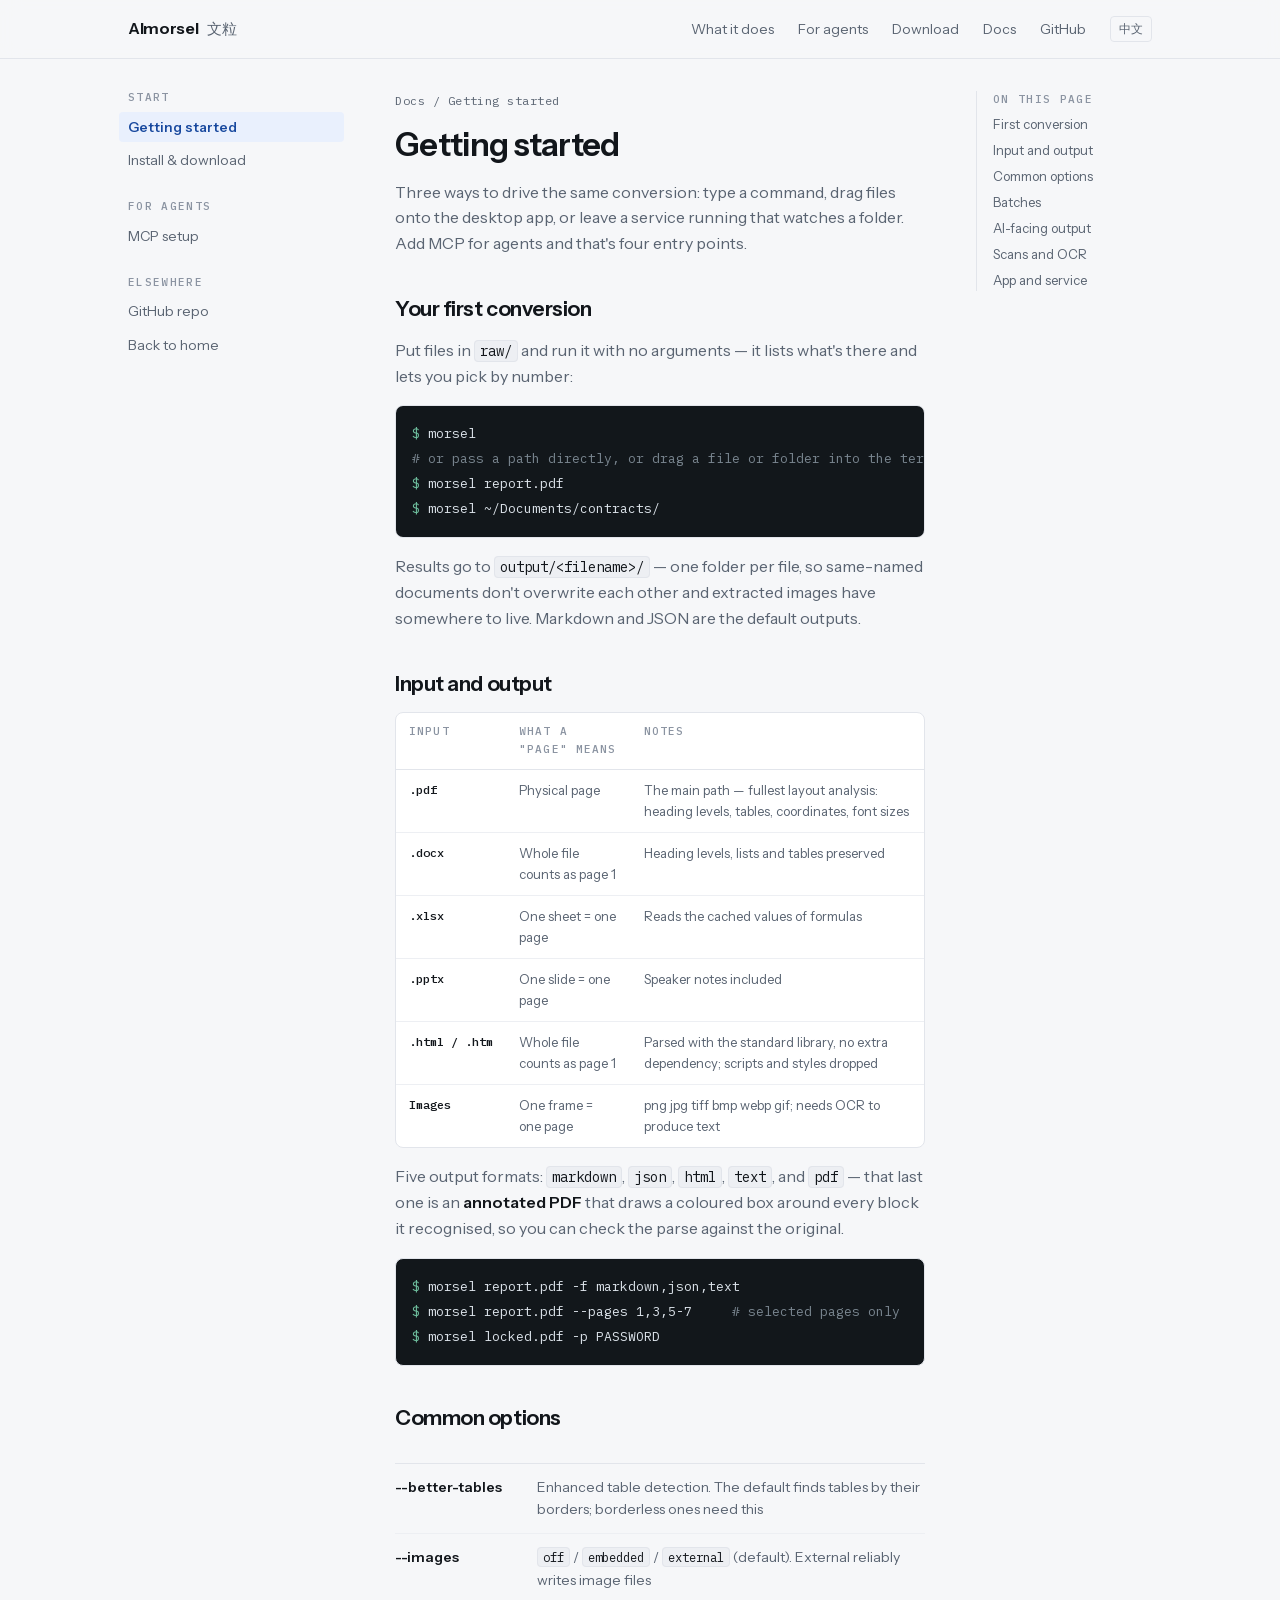
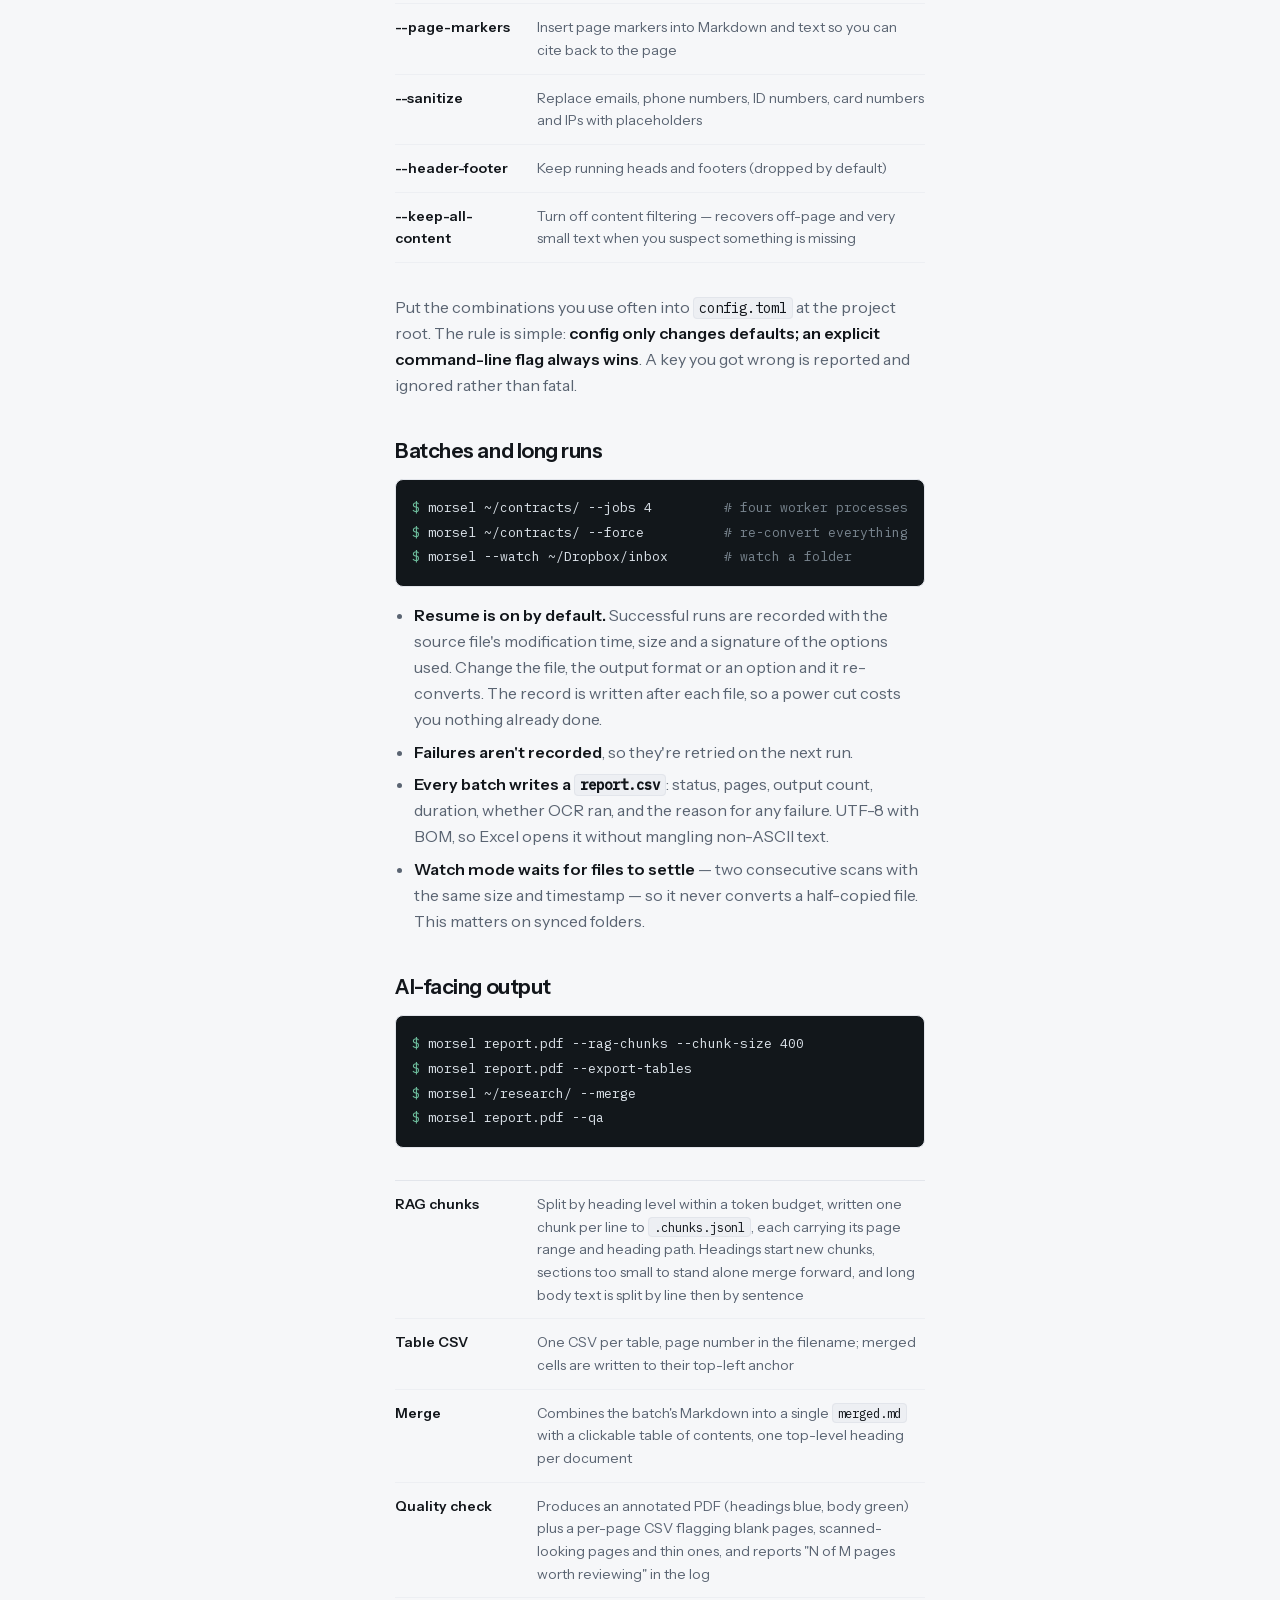
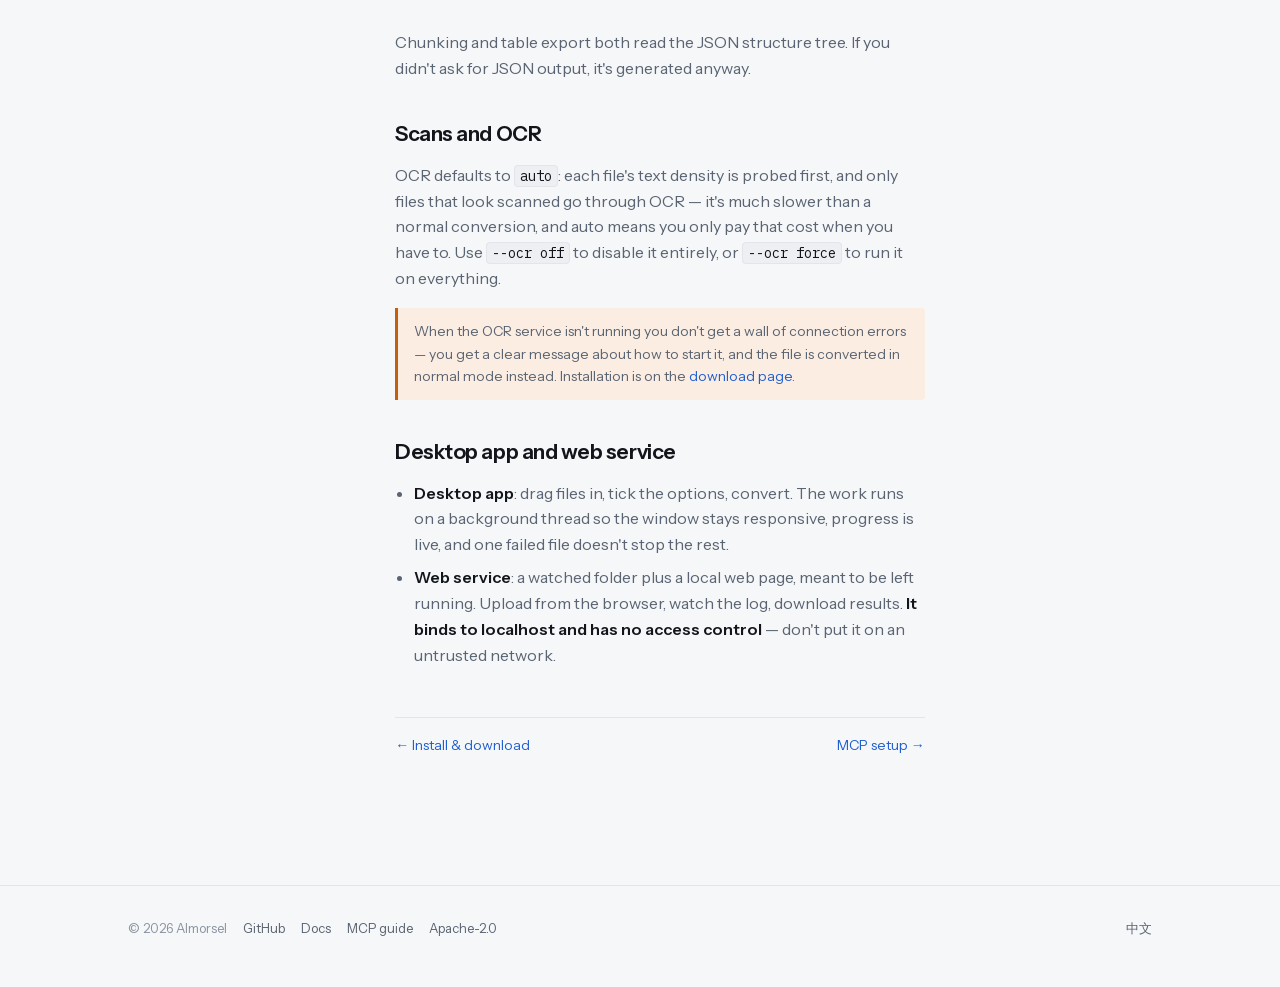
<file: website/en/docs/index.html>
<!doctype html>
<html lang="en">
<head>
<meta charset="utf-8" />
<meta name="viewport" content="width=device-width, initial-scale=1" />
<title>Getting started — AImorsel docs</title>
<meta name="description" content="AImorsel getting started: install, your first conversion, common options, batch runs, AI-facing output (RAG chunks, table CSV, quality check) and OCR for scans." />
<link rel="canonical" href="https://aimorsel.dev/en/docs/" />
<link rel="alternate" hreflang="zh-Hans" href="https://aimorsel.dev/docs/" />
<link rel="alternate" hreflang="en" href="https://aimorsel.dev/en/docs/" />
<link rel="alternate" hreflang="x-default" href="https://aimorsel.dev/docs/" />
<link rel="stylesheet" href="../../assets/site.css?v=12111cbf" />
<link rel="icon" href="data:image/svg+xml,<svg xmlns='http://www.w3.org/2000/svg' viewBox='0 0 32 32'><rect width='32' height='32' rx='7' fill='%231F5FD0'/><rect x='7' y='9' width='18' height='3.5' rx='1.5' fill='white'/><rect x='7' y='15' width='13' height='2.5' rx='1.25' fill='white' opacity='.7'/><rect x='7' y='20' width='9' height='2.5' rx='1.25' fill='white' opacity='.45'/></svg>" />
</head>
<body>

<a class="skip" href="#main">Skip to content</a>

<nav class="nav">
  <div class="wrap nav__in">
    <a class="brand" href="../index.html"><span>AImorsel</span><span class="cn" lang="zh-Hans">文粒</span></a>
    <div class="navlinks">
      <a class="hide-sm" href="../index.html#structure">What it does</a>
      <a class="hide-sm" href="../index.html#agent">For agents</a>
      <a href="../download/index.html">Download</a>
      <a href="index.html" aria-current="page">Docs</a>
      <a href="https://github.com/aimorsel">GitHub</a>
      <a class="lang" href="../../docs/index.html" lang="zh-Hans" hreflang="zh-Hans">中文</a>
    </div>
  </div>
</nav>

<div class="wrap docs" id="main">

  <aside class="docs__side">
    <div class="docs__group">
      <h4>Start</h4>
      <a href="index.html" aria-current="page">Getting started</a>
      <a href="../download/index.html">Install &amp; download</a>
    </div>
    <div class="docs__group">
      <h4>For agents</h4>
      <a href="mcp/index.html">MCP setup</a>
    </div>
    <div class="docs__group">
      <h4>Elsewhere</h4>
      <a href="https://github.com/aimorsel">GitHub repo</a>
      <a href="../index.html">Back to home</a>
    </div>
  </aside>

  <article class="docs__body">
    <p class="docs__crumb">Docs / Getting started</p>
    <h1>Getting started</h1>
    <p>
      Three ways to drive the same conversion: type a command, drag files onto the desktop app, or
      leave a service running that watches a folder. Add MCP for agents and that's four entry points.
    </p>

    <h2 id="first">Your first conversion<a class="anchor" href="#first">#</a></h2>
    <p>Put files in <code>raw/</code> and run it with no arguments — it lists what's there and lets you pick by number:</p>
<pre class="code"><span class="p">$</span> morsel
<span class="c"># or pass a path directly, or drag a file or folder into the terminal</span>
<span class="p">$</span> morsel report.pdf
<span class="p">$</span> morsel ~/Documents/contracts/</pre>
    <p>
      Results go to <code>output/&lt;filename&gt;/</code> — one folder per file, so same-named documents
      don't overwrite each other and extracted images have somewhere to live.
      Markdown and JSON are the default outputs.
    </p>

    <h2 id="formats">Input and output<a class="anchor" href="#formats">#</a></h2>
    <div class="tablewrap tablewrap--narrow">
      <table>
        <thead><tr><th>Input</th><th>What a "page" means</th><th>Notes</th></tr></thead>
        <tbody>
          <tr><th>.pdf</th><td>Physical page</td><td>The main path — fullest layout analysis: heading levels, tables, coordinates, font sizes</td></tr>
          <tr><th>.docx</th><td>Whole file counts as page 1</td><td>Heading levels, lists and tables preserved</td></tr>
          <tr><th>.xlsx</th><td>One sheet = one page</td><td>Reads the cached values of formulas</td></tr>
          <tr><th>.pptx</th><td>One slide = one page</td><td>Speaker notes included</td></tr>
          <tr><th>.html / .htm</th><td>Whole file counts as page 1</td><td>Parsed with the standard library, no extra dependency; scripts and styles dropped</td></tr>
          <tr><th>Images</th><td>One frame = one page</td><td>png jpg tiff bmp webp gif; needs OCR to produce text</td></tr>
        </tbody>
      </table>
    </div>
    <p class="body-text">
      Five output formats: <code>markdown</code>, <code>json</code>, <code>html</code>,
      <code>text</code>, and <code>pdf</code> — that last one is an <strong>annotated PDF</strong>
      that draws a coloured box around every block it recognised, so you can check the parse
      against the original.
    </p>
<pre class="code"><span class="p">$</span> morsel report.pdf -f markdown,json,text
<span class="p">$</span> morsel report.pdf --pages 1,3,5-7     <span class="c"># selected pages only</span>
<span class="p">$</span> morsel locked.pdf -p PASSWORD</pre>

    <h2 id="options">Common options<a class="anchor" href="#options">#</a></h2>
    <dl class="kv">
      <div><dt>--better-tables</dt><dd>Enhanced table detection. The default finds tables by their borders; borderless ones need this</dd></div>
      <div><dt>--images</dt><dd><code>off</code> / <code>embedded</code> / <code>external</code> (default). External reliably writes image files</dd></div>
      <div><dt>--page-markers</dt><dd>Insert page markers into Markdown and text so you can cite back to the page</dd></div>
      <div><dt>--sanitize</dt><dd>Replace emails, phone numbers, ID numbers, card numbers and IPs with placeholders</dd></div>
      <div><dt>--header-footer</dt><dd>Keep running heads and footers (dropped by default)</dd></div>
      <div><dt>--keep-all-content</dt><dd>Turn off content filtering — recovers off-page and very small text when you suspect something is missing</dd></div>
    </dl>
    <p class="body-text">
      Put the combinations you use often into <code>config.toml</code> at the project root.
      The rule is simple: <strong>config only changes defaults; an explicit command-line flag always
      wins</strong>. A key you got wrong is reported and ignored rather than fatal.
    </p>

    <h2 id="batch">Batches and long runs<a class="anchor" href="#batch">#</a></h2>
<pre class="code"><span class="p">$</span> morsel ~/contracts/ --jobs 4         <span class="c"># four worker processes</span>
<span class="p">$</span> morsel ~/contracts/ --force          <span class="c"># re-convert everything</span>
<span class="p">$</span> morsel --watch ~/Dropbox/inbox       <span class="c"># watch a folder</span></pre>
    <ul class="list">
      <li><strong>Resume is on by default.</strong> Successful runs are recorded with the source
        file's modification time, size and a signature of the options used. Change the file, the
        output format or an option and it re-converts. The record is written after each file, so a
        power cut costs you nothing already done.</li>
      <li><strong>Failures aren't recorded</strong>, so they're retried on the next run.</li>
      <li><strong>Every batch writes a <code>report.csv</code></strong>: status, pages, output count,
        duration, whether OCR ran, and the reason for any failure. UTF-8 with BOM, so Excel opens it
        without mangling non-ASCII text.</li>
      <li><strong>Watch mode waits for files to settle</strong> — two consecutive scans with the same
        size and timestamp — so it never converts a half-copied file. This matters on synced folders.</li>
    </ul>

    <h2 id="ai">AI-facing output<a class="anchor" href="#ai">#</a></h2>
<pre class="code"><span class="p">$</span> morsel report.pdf --rag-chunks --chunk-size 400
<span class="p">$</span> morsel report.pdf --export-tables
<span class="p">$</span> morsel ~/research/ --merge
<span class="p">$</span> morsel report.pdf --qa</pre>
    <dl class="kv">
      <div><dt>RAG chunks</dt><dd>Split by heading level within a token budget, written one chunk per line to <code>.chunks.jsonl</code>, each carrying its page range and heading path. Headings start new chunks, sections too small to stand alone merge forward, and long body text is split by line then by sentence</dd></div>
      <div><dt>Table CSV</dt><dd>One CSV per table, page number in the filename; merged cells are written to their top-left anchor</dd></div>
      <div><dt>Merge</dt><dd>Combines the batch's Markdown into a single <code>merged.md</code> with a clickable table of contents, one top-level heading per document</dd></div>
      <div><dt>Quality check</dt><dd>Produces an annotated PDF (headings blue, body green) plus a per-page CSV flagging blank pages, scanned-looking pages and thin ones, and reports "N of M pages worth reviewing" in the log</dd></div>
    </dl>
    <p class="body-text">
      Chunking and table export both read the JSON structure tree. If you didn't ask for JSON output,
      it's generated anyway.
    </p>

    <h2 id="ocr">Scans and OCR<a class="anchor" href="#ocr">#</a></h2>
    <p class="body-text">
      OCR defaults to <code>auto</code>: each file's text density is probed first, and only files
      that look scanned go through OCR — it's much slower than a normal conversion, and auto means
      you only pay that cost when you have to. Use <code>--ocr off</code> to disable it entirely,
      or <code>--ocr force</code> to run it on everything.
    </p>
    <p class="callout">
      When the OCR service isn't running you don't get a wall of connection errors — you get a clear
      message about how to start it, and the file is converted in normal mode instead.
      Installation is on the <a href="../download/index.html">download page</a>.
    </p>

    <h2 id="ui">Desktop app and web service<a class="anchor" href="#ui">#</a></h2>
    <ul class="list">
      <li><strong>Desktop app</strong>: drag files in, tick the options, convert. The work runs on a
        background thread so the window stays responsive, progress is live, and one failed file
        doesn't stop the rest.</li>
      <li><strong>Web service</strong>: a watched folder plus a local web page, meant to be left
        running. Upload from the browser, watch the log, download results.
        <strong>It binds to localhost and has no access control</strong> — don't put it on an
        untrusted network.</li>
    </ul>

    <div class="docs__nextprev">
      <a href="../download/index.html">← Install &amp; download</a>
      <a class="sp" href="mcp/index.html">MCP setup →</a>
    </div>
  </article>

  <nav class="docs__toc" aria-label="On this page">
    <b>On this page</b>
    <a href="#first">First conversion</a>
    <a href="#formats">Input and output</a>
    <a href="#options">Common options</a>
    <a href="#batch">Batches</a>
    <a href="#ai">AI-facing output</a>
    <a href="#ocr">Scans and OCR</a>
    <a href="#ui">App and service</a>
  </nav>

</div>

<footer class="foot">
  <div class="wrap foot__in">
    <span>© 2026 AImorsel</span>
    <a href="https://github.com/aimorsel">GitHub</a>
    <a href="index.html">Docs</a>
    <a href="mcp/index.html">MCP guide</a>
    <a href="https://www.apache.org/licenses/LICENSE-2.0">Apache-2.0</a>
    <a class="sp" href="../../docs/index.html" lang="zh-Hans" hreflang="zh-Hans">中文</a>
  </div>
</footer>

</body>
</html>
</file>
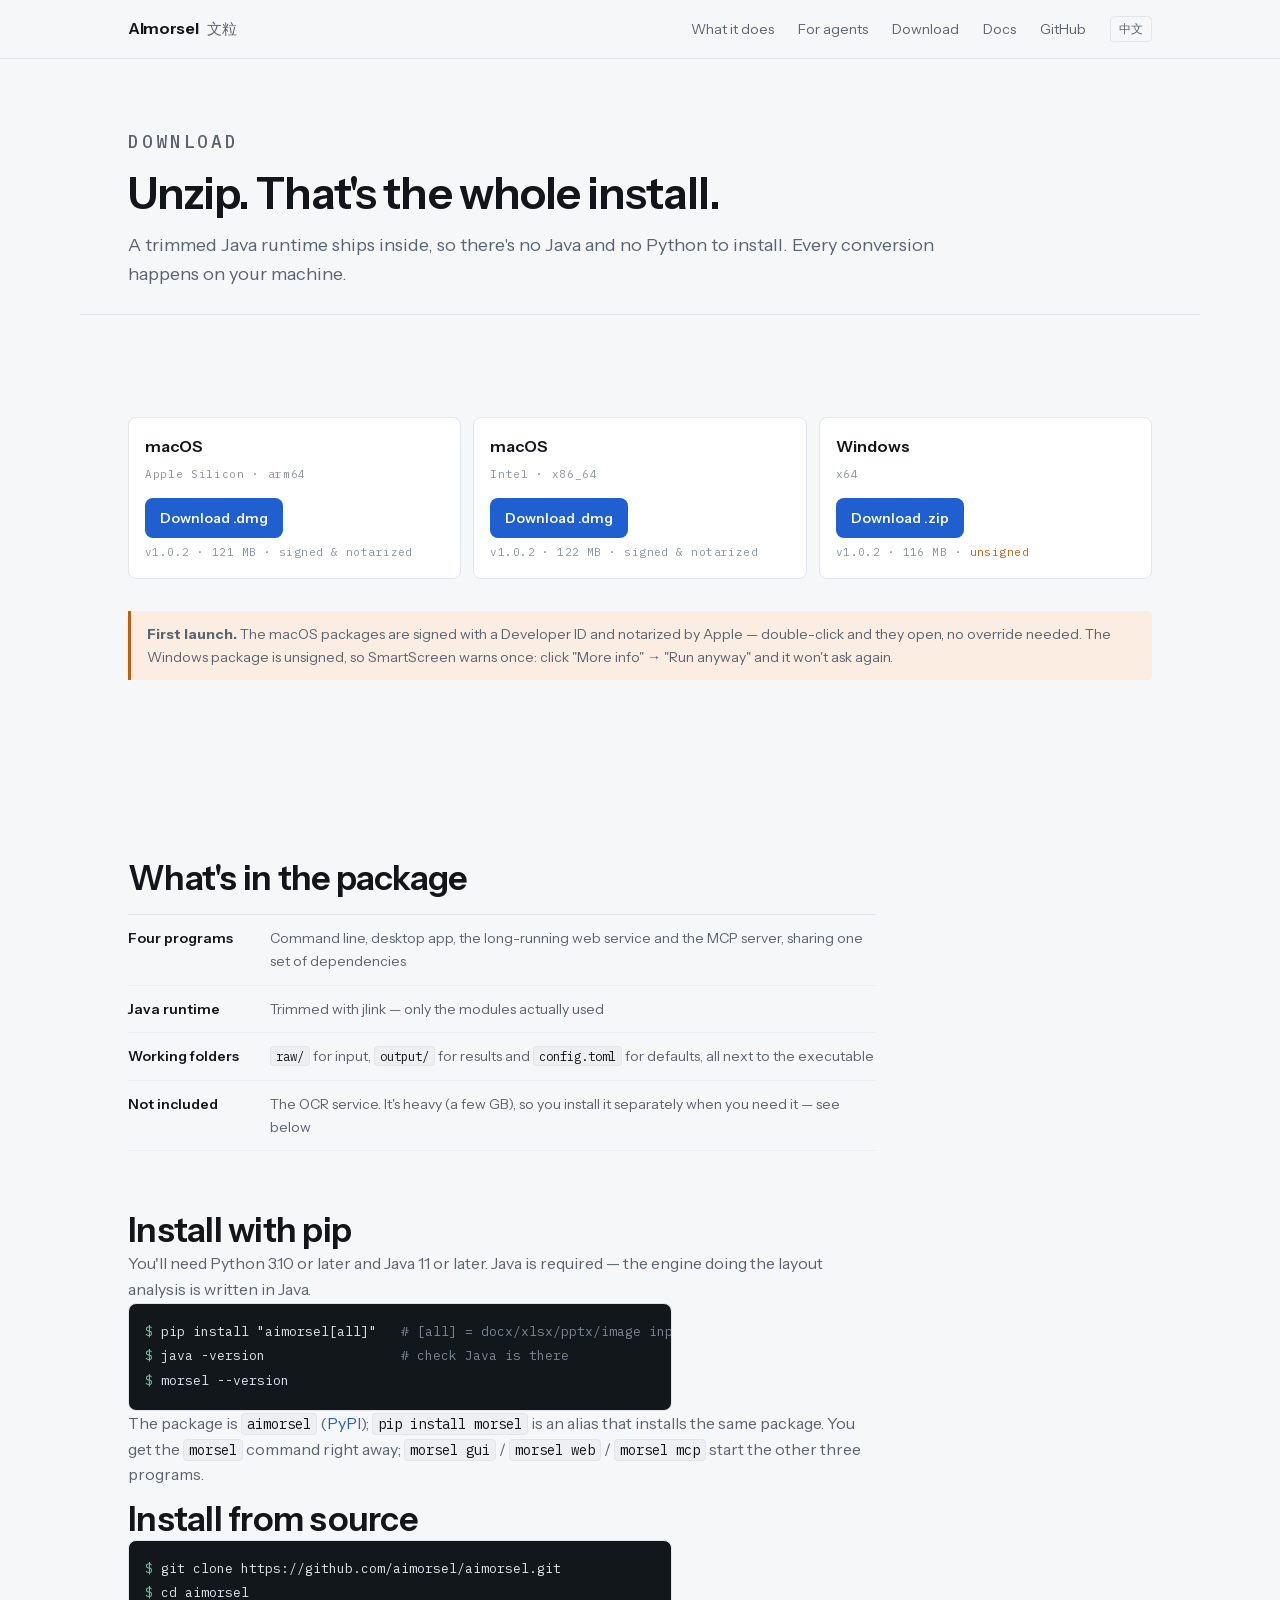
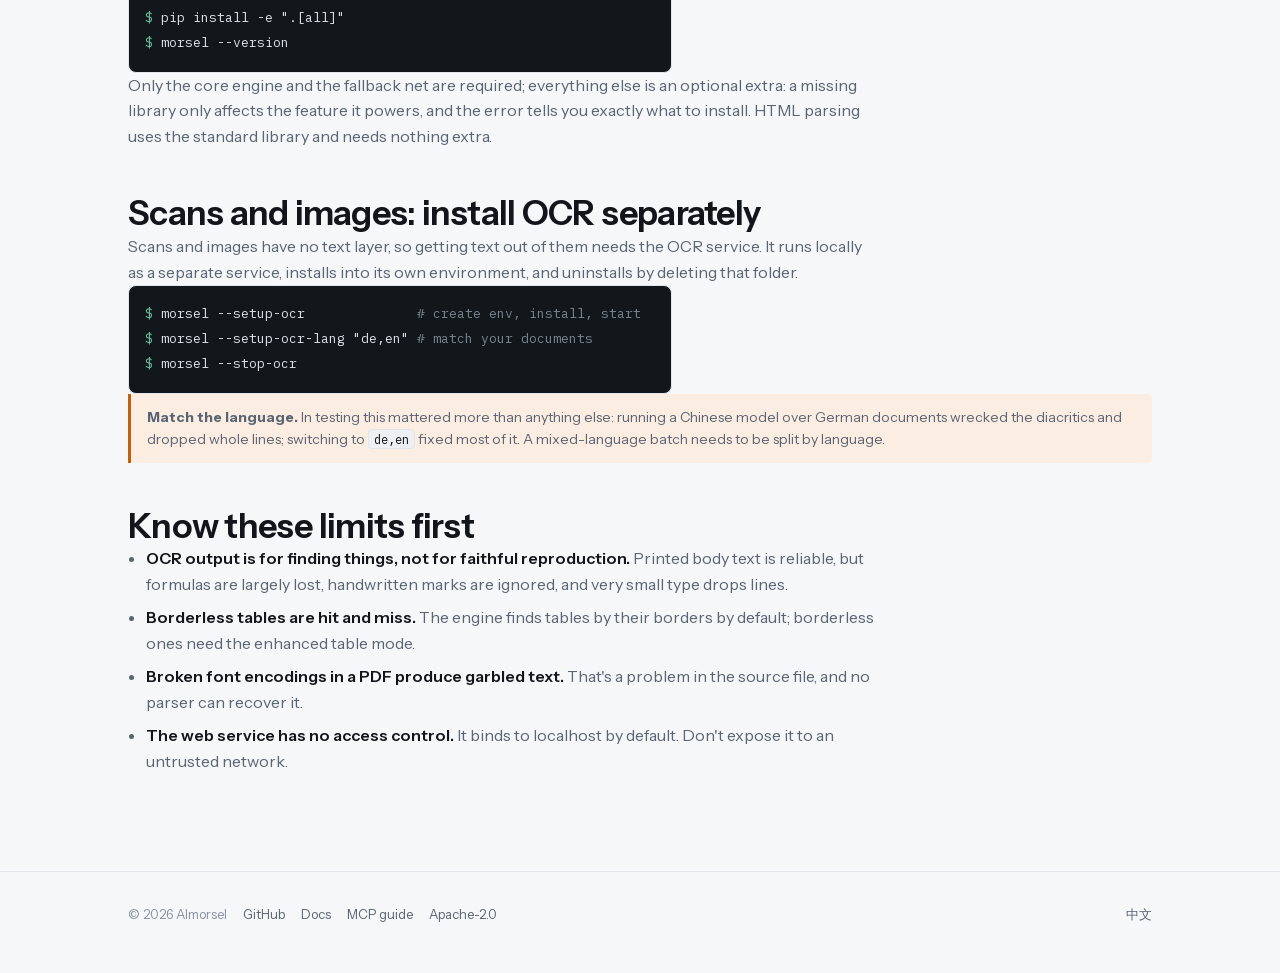
<file: website/en/download/index.html>
<!doctype html>
<html lang="en">
<head>
<meta charset="utf-8" />
<meta name="viewport" content="width=device-width, initial-scale=1" />
<title>Download — AImorsel</title>
<meta name="description" content="Download AImorsel for macOS (Apple Silicon and Intel) and Windows. A trimmed Java runtime ships inside, so unzipping is the whole install. You can also install with pip or from source." />
<link rel="canonical" href="https://aimorsel.dev/en/download/" />
<link rel="alternate" hreflang="zh-Hans" href="https://aimorsel.dev/download/" />
<link rel="alternate" hreflang="en" href="https://aimorsel.dev/en/download/" />
<link rel="alternate" hreflang="x-default" href="https://aimorsel.dev/download/" />
<link rel="stylesheet" href="../../assets/site.css?v=12111cbf" />
<link rel="icon" href="data:image/svg+xml,<svg xmlns='http://www.w3.org/2000/svg' viewBox='0 0 32 32'><rect width='32' height='32' rx='7' fill='%231F5FD0'/><rect x='7' y='9' width='18' height='3.5' rx='1.5' fill='white'/><rect x='7' y='15' width='13' height='2.5' rx='1.25' fill='white' opacity='.7'/><rect x='7' y='20' width='9' height='2.5' rx='1.25' fill='white' opacity='.45'/></svg>" />
</head>
<body>

<a class="skip" href="#main">Skip to content</a>

<nav class="nav">
  <div class="wrap nav__in">
    <a class="brand" href="../index.html"><span>AImorsel</span><span class="cn" lang="zh-Hans">文粒</span></a>
    <div class="navlinks">
      <a class="hide-sm" href="../index.html#structure">What it does</a>
      <a class="hide-sm" href="../index.html#agent">For agents</a>
      <a href="index.html" aria-current="page">Download</a>
      <a class="hide-sm" href="../docs/index.html">Docs</a>
      <a href="https://github.com/aimorsel">GitHub</a>
      <a class="lang" href="../../download/index.html" lang="zh-Hans" hreflang="zh-Hans">中文</a>
    </div>
  </div>
</nav>

<main id="main">

  <header class="wrap pagehead">
    <p class="eyebrow">Download</p>
    <h1>Unzip. That's the whole install.</h1>
    <p>A trimmed Java runtime ships inside, so there's no Java and no Python to install. Every conversion happens on your machine.</p>
  </header>

  <section class="wrap sec">
    <div class="dl">
      <div class="dlcard">
        <b>macOS</b>
        <span class="arch">Apple Silicon · arm64</span>
        <a class="btn btn--primary dlcard__btn" href="https://github.com/aimorsel/aimorsel/releases/download/v1.0.2/morsel-v1.0.2-macos-arm64.dmg">Download .dmg</a>
        <span class="meta">v1.0.2 · 121 MB · signed &amp; notarized</span>
      </div>
      <div class="dlcard">
        <b>macOS</b>
        <span class="arch">Intel · x86_64</span>
        <a class="btn btn--primary dlcard__btn" href="https://github.com/aimorsel/aimorsel/releases/download/v1.0.2/morsel-v1.0.2-macos-x86_64.dmg">Download .dmg</a>
        <span class="meta">v1.0.2 · 122 MB · signed &amp; notarized</span>
      </div>
      <div class="dlcard">
        <b>Windows</b>
        <span class="arch">x64</span>
        <a class="btn btn--primary dlcard__btn" href="https://github.com/aimorsel/aimorsel/releases/download/v1.0.2/morsel-v1.0.2-windows-x64.zip">Download .zip</a>
        <span class="meta">v1.0.2 · 116 MB · <span class="meta__warn">unsigned</span></span>
      </div>
    </div>
    <p class="callout callout--gap">
      <strong>First launch.</strong> The macOS packages are signed with a Developer ID and notarized by Apple —
      double-click and they open, no override needed. The Windows package is unsigned, so SmartScreen warns once:
      click "More info" → "Run anyway" and it won't ask again.
    </p>
  </section>

  <section class="wrap sec sec--tight stack stack--wide">
    <div>
      <h2 class="h2">What's in the package</h2>
      <dl class="kv">
        <div><dt>Four programs</dt><dd>Command line, desktop app, the long-running web service and the MCP server, sharing one set of dependencies</dd></div>
        <div><dt>Java runtime</dt><dd>Trimmed with jlink — only the modules actually used</dd></div>
        <div><dt>Working folders</dt><dd><code>raw/</code> for input, <code>output/</code> for results and <code>config.toml</code> for defaults, all next to the executable</dd></div>
        <div><dt>Not included</dt><dd>The OCR service. It's heavy (a few GB), so you install it separately when you need it — see below</dd></div>
      </dl>
    </div>

    <div>
      <h2 class="h2">Install with pip</h2>
      <p class="body-text">You'll need Python 3.10 or later and Java 11 or later. Java is required — the engine doing the layout analysis is written in Java.</p>
<pre class="code"><span class="p">$</span> pip install "aimorsel[all]"   <span class="c"># [all] = docx/xlsx/pptx/image input + GUI drag &amp; drop + damaged-PDF repair</span>
<span class="p">$</span> java -version                 <span class="c"># check Java is there</span>
<span class="p">$</span> morsel --version</pre>
      <p class="body-text">
        The package is <code>aimorsel</code> (<a href="https://pypi.org/project/aimorsel/">PyPI</a>); <code>pip install morsel</code> is an alias that installs the same package.
        You get the <code>morsel</code> command right away; <code>morsel gui</code> / <code>morsel web</code> / <code>morsel mcp</code> start the other three programs.
      </p>
      <h2 class="h2">Install from source</h2>
<pre class="code"><span class="p">$</span> git clone https://github.com/aimorsel/aimorsel.git
<span class="p">$</span> cd aimorsel
<span class="p">$</span> pip install -e ".[all]"
<span class="p">$</span> morsel --version</pre>
      <p class="body-text">
        Only the core engine and the fallback net are required; everything else is an optional extra:
        a missing library only affects the feature it powers, and the error tells you exactly what to
        install. HTML parsing uses the standard library and needs nothing extra.
      </p>
    </div>

    <div>
      <h2 class="h2">Scans and images: install OCR separately</h2>
      <p class="body-text">
        Scans and images have no text layer, so getting text out of them needs the OCR service.
        It runs locally as a separate service, installs into its own environment, and uninstalls
        by deleting that folder.
      </p>
<pre class="code"><span class="p">$</span> morsel --setup-ocr              <span class="c"># create env, install, start</span>
<span class="p">$</span> morsel --setup-ocr-lang "de,en" <span class="c"># match your documents</span>
<span class="p">$</span> morsel --stop-ocr</pre>
      <p class="callout">
        <strong>Match the language.</strong> In testing this mattered more than anything else:
        running a Chinese model over German documents wrecked the diacritics and dropped whole
        lines; switching to <code>de,en</code> fixed most of it. A mixed-language batch needs to be
        split by language.
      </p>
    </div>

    <div>
      <h2 class="h2">Know these limits first</h2>
      <ul class="list">
        <li><strong>OCR output is for finding things, not for faithful reproduction.</strong>
          Printed body text is reliable, but formulas are largely lost, handwritten marks are ignored,
          and very small type drops lines.</li>
        <li><strong>Borderless tables are hit and miss.</strong> The engine finds tables by their
          borders by default; borderless ones need the enhanced table mode.</li>
        <li><strong>Broken font encodings in a PDF produce garbled text.</strong> That's a problem
          in the source file, and no parser can recover it.</li>
        <li><strong>The web service has no access control.</strong> It binds to localhost by default.
          Don't expose it to an untrusted network.</li>
      </ul>
    </div>
  </section>

</main>

<footer class="foot">
  <div class="wrap foot__in">
    <span>© 2026 AImorsel</span>
    <a href="https://github.com/aimorsel">GitHub</a>
    <a href="../docs/index.html">Docs</a>
    <a href="../docs/mcp/index.html">MCP guide</a>
    <a href="https://www.apache.org/licenses/LICENSE-2.0">Apache-2.0</a>
    <a class="sp" href="../../download/index.html" lang="zh-Hans" hreflang="zh-Hans">中文</a>
  </div>
</footer>

</body>
</html>
</file>
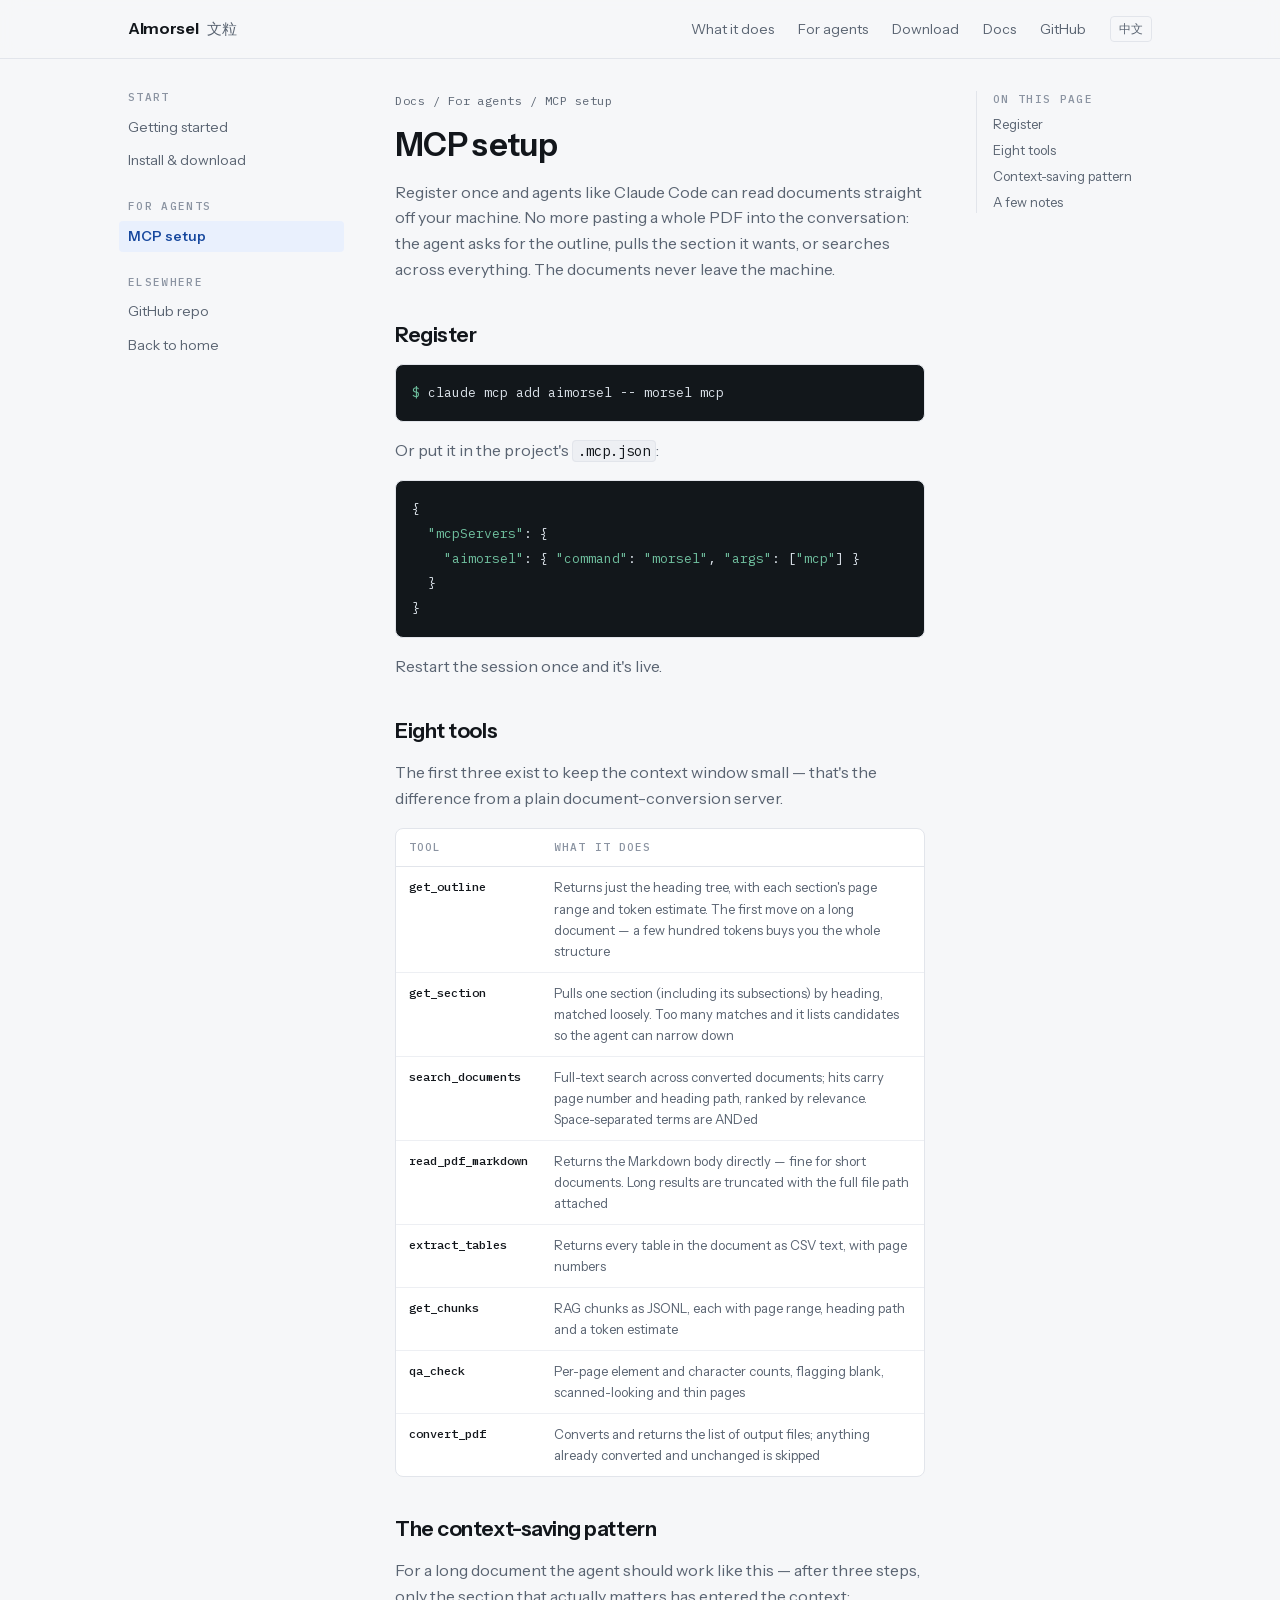
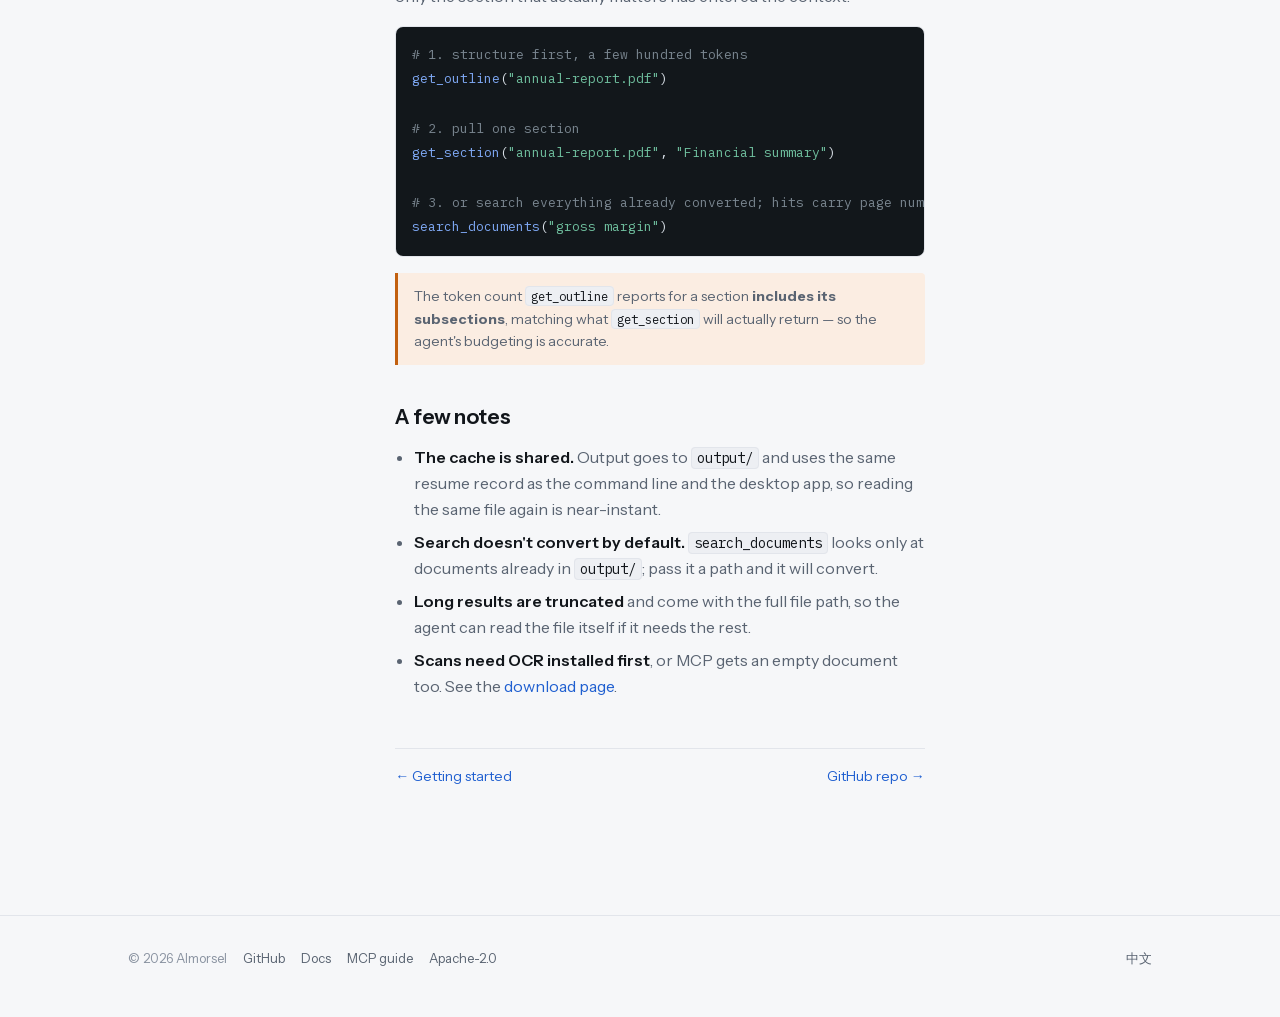
<file: website/en/docs/mcp/index.html>
<!doctype html>
<html lang="en">
<head>
<meta charset="utf-8" />
<meta name="viewport" content="width=device-width, initial-scale=1" />
<title>MCP setup — AImorsel docs</title>
<meta name="description" content="Register AImorsel as an MCP server so Claude Code and other agents can read documents on your machine: eight tools, three of them built to keep the context window small." />
<link rel="canonical" href="https://aimorsel.dev/en/docs/mcp/" />
<link rel="alternate" hreflang="zh-Hans" href="https://aimorsel.dev/docs/mcp/" />
<link rel="alternate" hreflang="en" href="https://aimorsel.dev/en/docs/mcp/" />
<link rel="alternate" hreflang="x-default" href="https://aimorsel.dev/docs/mcp/" />
<link rel="stylesheet" href="../../../assets/site.css?v=12111cbf" />
<link rel="icon" href="data:image/svg+xml,<svg xmlns='http://www.w3.org/2000/svg' viewBox='0 0 32 32'><rect width='32' height='32' rx='7' fill='%231F5FD0'/><rect x='7' y='9' width='18' height='3.5' rx='1.5' fill='white'/><rect x='7' y='15' width='13' height='2.5' rx='1.25' fill='white' opacity='.7'/><rect x='7' y='20' width='9' height='2.5' rx='1.25' fill='white' opacity='.45'/></svg>" />
</head>
<body>

<a class="skip" href="#main">Skip to content</a>

<nav class="nav">
  <div class="wrap nav__in">
    <a class="brand" href="../../index.html"><span>AImorsel</span><span class="cn" lang="zh-Hans">文粒</span></a>
    <div class="navlinks">
      <a class="hide-sm" href="../../index.html#structure">What it does</a>
      <a class="hide-sm" href="../../index.html#agent">For agents</a>
      <a href="../../download/index.html">Download</a>
      <a href="../index.html" aria-current="page">Docs</a>
      <a href="https://github.com/aimorsel">GitHub</a>
      <a class="lang" href="../../../docs/mcp/index.html" lang="zh-Hans" hreflang="zh-Hans">中文</a>
    </div>
  </div>
</nav>

<div class="wrap docs" id="main">

  <aside class="docs__side">
    <div class="docs__group">
      <h4>Start</h4>
      <a href="../index.html">Getting started</a>
      <a href="../../download/index.html">Install &amp; download</a>
    </div>
    <div class="docs__group">
      <h4>For agents</h4>
      <a href="index.html" aria-current="page">MCP setup</a>
    </div>
    <div class="docs__group">
      <h4>Elsewhere</h4>
      <a href="https://github.com/aimorsel">GitHub repo</a>
      <a href="../../index.html">Back to home</a>
    </div>
  </aside>

  <article class="docs__body">
    <p class="docs__crumb">Docs / For agents / MCP setup</p>
    <h1>MCP setup</h1>
    <p>
      Register once and agents like Claude Code can read documents straight off your machine.
      No more pasting a whole PDF into the conversation: the agent asks for the outline, pulls the
      section it wants, or searches across everything. The documents never leave the machine.
    </p>

    <h2 id="register">Register<a class="anchor" href="#register">#</a></h2>
<pre class="code"><span class="p">$</span> claude mcp add aimorsel -- morsel mcp</pre>
    <p class="body-text">Or put it in the project's <code>.mcp.json</code>:</p>
<pre class="code">{
  <span class="s">"mcpServers"</span>: {
    <span class="s">"aimorsel"</span>: { <span class="s">"command"</span>: <span class="s">"morsel"</span>, <span class="s">"args"</span>: [<span class="s">"mcp"</span>] }
  }
}</pre>
    <p class="body-text">Restart the session once and it's live.</p>

    <h2 id="tools">Eight tools<a class="anchor" href="#tools">#</a></h2>
    <p class="body-text">The first three exist to keep the context window small — that's the difference from a plain document-conversion server.</p>
    <div class="tablewrap tablewrap--narrow">
      <table>
        <thead><tr><th>Tool</th><th>What it does</th></tr></thead>
        <tbody>
          <tr><th>get_outline</th><td>Returns just the heading tree, with each section's page range and token estimate. The first move on a long document — a few hundred tokens buys you the whole structure</td></tr>
          <tr><th>get_section</th><td>Pulls one section (including its subsections) by heading, matched loosely. Too many matches and it lists candidates so the agent can narrow down</td></tr>
          <tr><th>search_documents</th><td>Full-text search across converted documents; hits carry page number and heading path, ranked by relevance. Space-separated terms are ANDed</td></tr>
          <tr><th>read_pdf_markdown</th><td>Returns the Markdown body directly — fine for short documents. Long results are truncated with the full file path attached</td></tr>
          <tr><th>extract_tables</th><td>Returns every table in the document as CSV text, with page numbers</td></tr>
          <tr><th>get_chunks</th><td>RAG chunks as JSONL, each with page range, heading path and a token estimate</td></tr>
          <tr><th>qa_check</th><td>Per-page element and character counts, flagging blank, scanned-looking and thin pages</td></tr>
          <tr><th>convert_pdf</th><td>Converts and returns the list of output files; anything already converted and unchanged is skipped</td></tr>
        </tbody>
      </table>
    </div>

    <h2 id="pattern">The context-saving pattern<a class="anchor" href="#pattern">#</a></h2>
    <p class="body-text">
      For a long document the agent should work like this — after three steps, only the section that
      actually matters has entered the context:
    </p>
<pre class="code"><span class="c"># 1. structure first, a few hundred tokens</span>
<span class="fn">get_outline</span>(<span class="s">"annual-report.pdf"</span>)

<span class="c"># 2. pull one section</span>
<span class="fn">get_section</span>(<span class="s">"annual-report.pdf"</span>, <span class="s">"Financial summary"</span>)

<span class="c"># 3. or search everything already converted; hits carry page numbers</span>
<span class="fn">search_documents</span>(<span class="s">"gross margin"</span>)</pre>
    <p class="callout">
      The token count <code>get_outline</code> reports for a section <strong>includes its
      subsections</strong>, matching what <code>get_section</code> will actually return — so the
      agent's budgeting is accurate.
    </p>

    <h2 id="notes">A few notes<a class="anchor" href="#notes">#</a></h2>
    <ul class="list">
      <li><strong>The cache is shared.</strong> Output goes to <code>output/</code> and uses the same
        resume record as the command line and the desktop app, so reading the same file again is
        near-instant.</li>
      <li><strong>Search doesn't convert by default.</strong> <code>search_documents</code> looks
        only at documents already in <code>output/</code>; pass it a path and it will convert.</li>
      <li><strong>Long results are truncated</strong> and come with the full file path, so the agent
        can read the file itself if it needs the rest.</li>
      <li><strong>Scans need OCR installed first</strong>, or MCP gets an empty document too.
        See the <a href="../../download/index.html">download page</a>.</li>
    </ul>

    <div class="docs__nextprev">
      <a href="../index.html">← Getting started</a>
      <a class="sp" href="https://github.com/aimorsel">GitHub repo →</a>
    </div>
  </article>

  <nav class="docs__toc" aria-label="On this page">
    <b>On this page</b>
    <a href="#register">Register</a>
    <a href="#tools">Eight tools</a>
    <a href="#pattern">Context-saving pattern</a>
    <a href="#notes">A few notes</a>
  </nav>

</div>

<footer class="foot">
  <div class="wrap foot__in">
    <span>© 2026 AImorsel</span>
    <a href="https://github.com/aimorsel">GitHub</a>
    <a href="../index.html">Docs</a>
    <a href="index.html">MCP guide</a>
    <a href="https://www.apache.org/licenses/LICENSE-2.0">Apache-2.0</a>
    <a class="sp" href="../../../docs/mcp/index.html" lang="zh-Hans" hreflang="zh-Hans">中文</a>
  </div>
</footer>

</body>
</html>
</file>
<file: website/assets/site.css>
/* ═══════════════════════════════════════════════════════════════════
   AImorsel · 文粒 —— 官网样式表（唯一一份）
   零构建、零外部依赖：不引框架、不挂字体 CDN、不上统计脚本。
   全站断网可完整渲染——这既是技术选择，也是产品主张的自证。
   改样式只动这个文件。设计说明见 website/DESIGN.md。
   ═══════════════════════════════════════════════════════════════════ */

/* ── 字体：自托管 OFL 子集，共 5 个文件 80KB；中文由 unicode-range 自动回落系统栈 ── */
@font-face{font-family:'Instrument Sans';font-style:normal;font-weight:400 700;font-display:swap;
  src:url(fonts/InstrumentSans-var-latin.woff2) format('woff2');
  unicode-range:U+0000-00FF,U+0131,U+0152-0153,U+02BB-02BC,U+02C6,U+02DA,U+02DC,U+0304,U+0308,U+0329,U+2000-206F,U+20AC,U+2122,U+2191,U+2193,U+2212,U+2215,U+FEFF,U+FFFD;}
@font-face{font-family:'Instrument Sans';font-style:normal;font-weight:400 700;font-display:swap;
  src:url(fonts/InstrumentSans-var-latin-ext.woff2) format('woff2');
  unicode-range:U+0100-02BA,U+02BD-02C5,U+02C7-02CC,U+02CE-02D7,U+02DD-02FF,U+0304,U+0308,U+0329,U+1D00-1DBF,U+1E00-1E9F,U+1EF2-1EFF,U+2020,U+20A0-20AB,U+20AD-20C0,U+2113,U+2C60-2C7F,U+A720-A7FF;}
@font-face{font-family:'IBM Plex Mono';font-style:normal;font-weight:400;font-display:swap;
  src:url(fonts/IBMPlexMono-400-latin.woff2) format('woff2');
  unicode-range:U+0000-00FF,U+0131,U+0152-0153,U+02BB-02BC,U+02C6,U+02DA,U+02DC,U+0304,U+0308,U+0329,U+2000-206F,U+20AC,U+2122,U+2191,U+2193,U+2212,U+2215,U+FEFF,U+FFFD;}
@font-face{font-family:'IBM Plex Mono';font-style:normal;font-weight:400;font-display:swap;
  src:url(fonts/IBMPlexMono-400-latin-ext.woff2) format('woff2');
  unicode-range:U+0100-02BA,U+02BD-02C5,U+02C7-02CC,U+02CE-02D7,U+02DD-02FF,U+0304,U+0308,U+0329,U+1D00-1DBF,U+1E00-1E9F,U+1EF2-1EFF,U+2020,U+20A0-20AB,U+20AD-20C0,U+2113,U+2C60-2C7F,U+A720-A7FF;}
@font-face{font-family:'IBM Plex Mono';font-style:normal;font-weight:500;font-display:swap;
  src:url(fonts/IBMPlexMono-500-latin.woff2) format('woff2');
  unicode-range:U+0000-00FF,U+0131,U+0152-0153,U+02BB-02BC,U+02C6,U+02DA,U+02DC,U+0304,U+0308,U+0329,U+2000-206F,U+20AC,U+2122,U+2191,U+2193,U+2212,U+2215,U+FEFF,U+FFFD;}

/* ═══════════════════════════════════════════════════════════════════
   文粒 AImorsel — 设计 token
   方向：查询台（丙）为骨架 · 剖面（甲）供色与溯源标签 · 本地机台（乙）供离线深色带

   颜色纪律（每个色只有一份工作，越界即错）：
     accent 标注蓝  品牌 + 唯一可交互色（链接/按钮/焦点/当前项）
     ok     正文绿  文档语义：正文块 / 成功 / 已缓存
     hit    命中黄  只标检索命中，绝不当装饰
     warn   复核橙  只标需复核 / 已知限制
   蓝与绿取自产品 `--qa` 标注版 PDF 的实际框色，不是挑出来的。
   ═══════════════════════════════════════════════════════════════════ */

:root {
  /* ── 中性（冷偏蓝，与标注蓝同源，不是纯灰） ── */
  --bg:        #F6F7F9;
  --panel:     #FFFFFF;
  --panel-2:   #FBFCFD;
  --ink:       #12161B;
  --ink-2:     #5A6472;
  --ink-3:     #8A93A1;
  --rule:      #E2E5EB;
  --rule-2:    #EDEFF3;

  /* ── 语义 ── */
  --accent:      #1F5FD0;
  --accent-ink:  #17489E;
  --accent-wash: #E9F0FD;
  --on-accent:   #FFFFFF;

  --ok:          #17795C;
  --ok-wash:     #E4F1EC;

  --hit:         #FFD65A;
  --on-hit:      #12161B;

  --warn:        #C2600F;
  /* 评测图分类色（只给 #bench 的图用） */
  --c-us: #12161B; --c-docling: #6E4BD8; --c-pymupdf: #C43C84; --c-markitdown: #1A93A8; --c-pdfplumber: #8A93A1;
  --warn-wash:   #FBEDE2;

  /* ── 深色带（乙 · 离线机台；浅色主题下是强对比的整幅深色） ── */
  --band:       #0F1316;
  --band-2:     #181D21;
  --band-edge:  #2A3136;
  --band-ink:   #E9ECEF;
  --band-ink-2: #98A1A8;
  --band-lamp:  #4FA8A0;

  /* ── 代码块（独立于主题，始终深底；与深色带同族） ── */
  --code-bg:   #12171B;
  --code-ink:  #DCE3EA;
  --code-dim:  #79858F;
  --code-fn:   #7FA9F5;
  --code-str:  #6FBF9E;

  /* ── 字体 ── */
  --sans: "Instrument Sans", -apple-system, BlinkMacSystemFont, "Segoe UI",
          "PingFang SC", "Hiragino Sans GB", "Microsoft YaHei", "Noto Sans SC", sans-serif;
  --mono: "IBM Plex Mono", ui-monospace, "SF Mono", SFMono-Regular, Menlo,
          "Cascadia Mono", Consolas, monospace;

  /* 字号阶梯 —— 界面导向，步进小而密，不用排版比例 */
  --fs-11: 11px;  --fs-12: 12px;  --fs-13: 13px;  --fs-14: 14px;
  --fs-15: 15px;  --fs-16: 16px;  --fs-18: 18px;  --fs-21: 21px;
  --fs-26: 26px;  --fs-32: 32px;
  --fs-h2: clamp(24px, 3.2vw, 34px);
  --fs-h1: clamp(31px, 5vw, 54px);

  /* 行高 —— 中文与拉丁分开给值，混排时中文需要更松 */
  --lh-cjk:   1.78;
  --lh-latin: 1.62;
  --lh-tight: 1.16;

  /* ── 间距（4px 基数） ── */
  --s-1: 4px;   --s-2: 8px;   --s-3: 12px;  --s-4: 16px;
  --s-5: 24px;  --s-6: 32px;  --s-7: 48px;  --s-8: 64px;  --s-9: 96px;

  /* ── 圆角（pill 只给页码徽标用） ── */
  --r-1: 4px;   --r-2: 8px;   --r-3: 12px;  --r-pill: 999px;

  /* ── 阴影（只有两级；深色主题下换成描边提亮） ── */
  --sh-1: 0 1px 2px rgba(18, 22, 27, 0.06);
  --sh-2: 0 10px 32px rgba(18, 22, 27, 0.10);

  /* ── 容器 ── */
  --w-page: 1120px;
  --w-text: 68ch;
  --gutter: clamp(20px, 5vw, 48px);
}

@media (prefers-color-scheme: dark) {
  :root:not([data-theme="light"]) {
    --bg:        #0E1114;
    --panel:     #161A1E;
    --panel-2:   #1A1F24;
    --ink:       #E8EBEF;
    --ink-2:     #99A3AE;
    --ink-3:     #6E7883;
    --rule:      #262C32;
    --rule-2:    #1D2226;

    --accent:      #6E9BFF;
    --accent-ink:  #9BBBFF;
    --accent-wash: #17233A;
    --on-accent:   #0B1220;

    --ok:          #46AE8D;
    --ok-wash:     #142A24;

    --hit:         #F2C63C;
    --on-hit:      #12161B;

    --warn:        #E08A3C;
  --c-us: #E8EBEF; --c-docling: #A58CFF; --c-pymupdf: #E879A8; --c-markitdown: #4FC3D9; --c-pdfplumber: #7B8592;
    --c-us: #E8EBEF; --c-docling: #A58CFF; --c-pymupdf: #E879A8; --c-markitdown: #4FC3D9; --c-pdfplumber: #7B8592;
    --warn-wash:   #2E2114;

    /* 深色主题下「深色带」反过来做成抬起的台面，靠明度差而非黑白差 */
    --band:       #1B2126;
    --band-2:     #222930;
    --band-edge:  #343C44;
    --band-ink:   #EDF0F3;
    --band-ink-2: #A3ACB4;
    --band-lamp:  #5FBDB3;

    --sh-1: 0 1px 0 rgba(255, 255, 255, 0.04);
    --sh-2: 0 12px 34px rgba(0, 0, 0, 0.45);
  }
}

:root[data-theme="dark"] {
  --bg:        #0E1114;
  --panel:     #161A1E;
  --panel-2:   #1A1F24;
  --ink:       #E8EBEF;
  --ink-2:     #99A3AE;
  --ink-3:     #6E7883;
  --rule:      #262C32;
  --rule-2:    #1D2226;

  --accent:      #6E9BFF;
  --accent-ink:  #9BBBFF;
  --accent-wash: #17233A;
  --on-accent:   #0B1220;

  --ok:          #46AE8D;
  --ok-wash:     #142A24;

  --hit:         #F2C63C;
  --on-hit:      #12161B;

  --warn:        #E08A3C;
  --warn-wash:   #2E2114;

  --band:       #1B2126;
  --band-2:     #222930;
  --band-edge:  #343C44;
  --band-ink:   #EDF0F3;
  --band-ink-2: #A3ACB4;
  --band-lamp:  #5FBDB3;

  --sh-1: 0 1px 0 rgba(255, 255, 255, 0.04);
  --sh-2: 0 12px 34px rgba(0, 0, 0, 0.45);
}

/* ═══════════════ 基座 ═══════════════ */
* { box-sizing: border-box; }

html { scroll-behavior: smooth; }
@media (prefers-reduced-motion: reduce) {
  html { scroll-behavior: auto; }
  *, *::before, *::after { animation-duration: 0.01ms !important; transition-duration: 0.01ms !important; }
}

body {
  margin: 0;
  background: var(--bg);
  color: var(--ink);
  font-family: var(--sans);
  font-size: var(--fs-16);
  line-height: var(--lh-cjk);
  -webkit-font-smoothing: antialiased;
  text-rendering: optimizeLegibility;
}
body:lang(en) { line-height: var(--lh-latin); }

h1, h2, h3, h4 { margin: 0; font-weight: 620; line-height: var(--lh-tight); letter-spacing: -0.022em; text-wrap: balance; }
p, ul, ol { margin: 0; }
img { max-width: 100%; display: block; }

a { color: var(--accent); text-decoration: none; }
a:hover { text-decoration: underline; text-underline-offset: 3px; }
:focus-visible { outline: 2px solid var(--accent); outline-offset: 2px; border-radius: var(--r-1); }

code, kbd, samp { font-family: var(--mono); }
.tnum { font-variant-numeric: tabular-nums; }

.wrap { max-width: var(--w-page); margin: 0 auto; padding-inline: var(--gutter); }
.prose { max-width: var(--w-text); }

/* ═══════════════ 组件 ═══════════════ */

/* — 通用节 — */
.sec { padding-block: clamp(56px, 8vw, 104px); }
.sec--tight { padding-block: clamp(40px, 5vw, 64px); }
.sechead { display: grid; gap: var(--s-3); margin-bottom: var(--s-6); max-width: var(--w-text); }
.sechead h2 { font-size: var(--fs-h2); }
.sechead p { color: var(--ink-2); font-size: var(--fs-16); }
.eyebrow {
  font-family: var(--mono); font-size: var(--fs-12); font-weight: 500;
  letter-spacing: 0.16em; text-transform: uppercase; color: var(--ink-3);
}
.hr { border: 0; border-top: 1px solid var(--rule); }

/* — 导航 — */
.nav {
  position: sticky; top: 0; z-index: 30;
  background: color-mix(in srgb, var(--bg) 86%, transparent);
  backdrop-filter: saturate(1.4) blur(10px);
  border-bottom: 1px solid var(--rule);
}
.nav__in { display: flex; align-items: center; gap: var(--s-5); height: 58px; }
.brand { display: flex; align-items: baseline; gap: 9px; font-weight: 640; letter-spacing: -0.02em; color: var(--ink); font-size: var(--fs-16); }
.brand:hover { text-decoration: none; }
.brand .cn { font-size: var(--fs-15); color: var(--ink-2); font-weight: 500; }
.navlinks { display: flex; align-items: center; gap: var(--s-5); margin-left: auto; font-size: var(--fs-14); }
.navlinks a { color: var(--ink-2); }
.navlinks a:hover { color: var(--ink); text-decoration: none; }
.navlinks .lang { color: var(--ink-2); border: 1px solid var(--rule); border-radius: var(--r-1); padding: 2px 8px; font-family: var(--mono); font-size: var(--fs-12); }
@media (max-width: 760px) { .navlinks .hide-sm { display: none; } }

/* — 按钮 — */
.btn { display: inline-flex; align-items: center; gap: 8px; padding: 10px 18px; border-radius: var(--r-2); font-size: var(--fs-15); font-weight: 560; border: 1px solid transparent; }
.btn:hover { text-decoration: none; }
.btn--primary { background: var(--accent); color: var(--on-accent); }
.btn--primary:hover { background: var(--accent-ink); }
.btn--ghost { background: var(--panel); color: var(--ink); border-color: var(--rule); }
.btn--ghost:hover { border-color: var(--ink-3); }

/* — 溯源徽标：全站原子组件 — */
.pg {
  font-family: var(--mono); font-size: var(--fs-11); letter-spacing: 0.04em;
  color: var(--ink-2); border: 1px solid var(--rule); border-radius: var(--r-pill);
  padding: 1px 9px; white-space: nowrap; font-variant-numeric: tabular-nums;
}

/* — Hero — */
.hero { padding-top: clamp(40px, 6vw, 76px); padding-bottom: clamp(48px, 6vw, 84px); }
.hero__in { display: grid; grid-template-columns: minmax(0, 0.92fr) minmax(0, 1.08fr); gap: clamp(32px, 5vw, 64px); align-items: center; }
.hero h1 { font-size: var(--fs-h1); margin: var(--s-4) 0 var(--s-4); }
.hero h1 .mk { background: linear-gradient(transparent 62%, var(--hit) 62%); }
.hero__sub { color: var(--ink-2); font-size: var(--fs-18); max-width: 40ch; }
.hero__cta { display: flex; gap: var(--s-3); margin-top: var(--s-5); flex-wrap: wrap; }
.hero__meta { display: flex; gap: var(--s-4); flex-wrap: wrap; margin-top: var(--s-5); font-size: var(--fs-13); color: var(--ink-3); }
.hero__meta span { display: inline-flex; align-items: center; gap: 6px; }
.hero__meta i { width: 5px; height: 5px; border-radius: 50%; background: var(--ok); }

/* — 查询台面板（首屏签名） — */
.desk { display: grid; gap: var(--s-2); background: var(--panel); border: 1px solid var(--rule); border-radius: var(--r-3); padding: var(--s-4); box-shadow: var(--sh-2); }
.deskbar {
  display: flex; align-items: center; gap: 8px; background: var(--panel-2);
  border: 1px solid var(--rule); border-radius: var(--r-2); padding: 10px 12px;
  font-family: var(--mono); font-size: var(--fs-13); color: var(--ink); overflow-x: auto;
}
.deskbar .fn { color: var(--accent); }
.deskbar .kbd { margin-left: auto; font-size: var(--fs-11); color: var(--ink-3); border: 1px solid var(--rule); border-radius: var(--r-1); padding: 1px 6px; }
.desk__step { display: flex; align-items: center; gap: 8px; font-family: var(--mono); font-size: var(--fs-11); color: var(--ink-3); letter-spacing: 0.06em; padding-left: 4px; }
.desk__step::before { content: "↓"; color: var(--accent); }
.rows { display: grid; gap: 6px; }
.row { display: grid; grid-template-columns: 1fr auto; gap: var(--s-3); align-items: center; background: var(--panel-2); border: 1px solid var(--rule); border-radius: var(--r-2); padding: 9px 12px; font-size: var(--fs-14); }
.row .path { color: var(--ink); }
.row .path .dim { color: var(--ink-3); }
.row--on { border-color: var(--accent); box-shadow: 0 0 0 3px var(--accent-wash); background: var(--panel); }
.snip { background: var(--panel-2); border: 1px solid var(--rule); border-radius: var(--r-2); padding: 11px 12px; font-size: var(--fs-14); color: var(--ink-2); }
.snip mark { background: var(--hit); color: var(--on-hit); padding: 0 2px; border-radius: 2px; }
.snip .src { display: block; margin-top: 7px; font-family: var(--mono); font-size: var(--fs-11); color: var(--ink-3); }

/* — 离线深色带（乙） — */
.band { background: var(--band); color: var(--band-ink); border-block: 1px solid var(--band-edge); }
.band__in { display: grid; grid-template-columns: minmax(0, 1fr) minmax(0, 1fr); gap: clamp(28px, 5vw, 64px); align-items: center; padding-block: clamp(48px, 6vw, 84px); }
.band h2 { font-size: var(--fs-h2); color: var(--band-ink); }
.band p { color: var(--band-ink-2); margin-top: var(--s-3); max-width: 38ch; }
.band .eyebrow { color: var(--band-lamp); }
.panel {
  background: var(--band-2); border: 1px solid var(--band-edge); border-radius: var(--r-2);
  padding: var(--s-4); display: grid; grid-template-columns: 1fr auto 1fr; gap: var(--s-4); align-items: center;
  box-shadow: inset 0 1px 0 rgba(255, 255, 255, 0.05);
}
.ports, .outs { display: grid; gap: 5px; }
.port, .outs div {
  font-family: var(--mono); font-size: var(--fs-11); letter-spacing: 0.06em; color: var(--band-ink-2);
  background: var(--band); border: 1px solid var(--band-edge); border-radius: var(--r-1); padding: 6px 9px;
  display: flex; align-items: center; gap: 8px;
}
.port i { width: 6px; height: 6px; border-radius: 50%; background: var(--band-lamp); flex: none; }
.outs div { color: var(--band-ink); border-color: color-mix(in srgb, var(--band-lamp) 45%, var(--band-edge)); }
/* 中间节点是本机引擎；网络是从引擎向上伸出、被截断的虚线短桩——数据不经过"网络"，只经过引擎 */
.lane { display: grid; grid-template-columns: auto auto auto; grid-template-areas: ". stub ." "in eng out"; align-items: center; justify-items: center; column-gap: 8px; row-gap: 3px; }
.lane .arr { font-family: var(--mono); color: var(--band-lamp); font-size: var(--fs-18); line-height: 1; }
.lane .arr--in { grid-area: in; } .lane .arr--out { grid-area: out; }
.lane .engine { grid-area: eng; font-family: var(--mono); font-size: var(--fs-11); letter-spacing: 0.06em; color: var(--band-ink); border: 1px solid var(--band-lamp); border-radius: var(--r-1); padding: 7px 10px; white-space: nowrap; }
.lane .stub { grid-area: stub; display: grid; justify-items: center; gap: 2px; font-family: var(--mono); font-size: 10px; letter-spacing: 0.08em; color: var(--band-ink-2); white-space: nowrap; }
.lane .stub::after { content: ""; width: 0; height: 12px; border-left: 1px dashed var(--band-ink-2); }
.readout { display: flex; gap: var(--s-5); flex-wrap: wrap; margin-top: var(--s-4); font-family: var(--mono); font-size: var(--fs-11); letter-spacing: 0.06em; color: var(--band-ink-2); }
.readout b { color: var(--band-lamp); font-weight: 500; }

/* — 标注文档图（甲） — */
.split { display: grid; grid-template-columns: minmax(0, 1fr) minmax(0, 1fr); gap: clamp(32px, 5vw, 64px); align-items: center; }
.split--rev .split__fig { order: -1; }
.page { background: var(--panel); border: 1px solid var(--rule); border-radius: var(--r-3); padding: var(--s-4); display: grid; gap: var(--s-3); box-shadow: var(--sh-1); }
.blk { position: relative; border: 1.5px solid; border-radius: var(--r-1); padding: 10px 12px; font-size: var(--fs-13); }
.blk .tag { position: absolute; top: -9px; right: 8px; font-family: var(--mono); font-size: 9.5px; letter-spacing: 0.05em; padding: 1px 6px; border-radius: var(--r-1); color: #fff; }
.blk--h { border-color: var(--accent); font-weight: 640; font-size: var(--fs-14); color: var(--ink); }
.blk--h .tag { background: var(--accent); }
.blk--t { border-color: var(--ok); color: var(--ink-2); }
.blk--t .tag { background: var(--ok); }
.blk--w { border-color: var(--warn); border-style: dashed; color: var(--ink-2); }
.blk--w .tag { background: var(--warn); }
.bar { height: 6px; border-radius: 1px; background: color-mix(in srgb, var(--ink-2) 20%, transparent); }
.bar + .bar { margin-top: 5px; }
.bar--s { width: 58%; }
.cells { display: grid; grid-template-columns: repeat(4, 1fr); gap: 3px; }
.cells b { display: block; height: 10px; border-radius: 1px; background: color-mix(in srgb, var(--ok) 22%, transparent); }
.legend { display: flex; gap: var(--s-4); flex-wrap: wrap; margin-top: var(--s-3); font-size: var(--fs-12); color: var(--ink-3); }
.legend span { display: inline-flex; align-items: center; gap: 6px; }
.legend i { width: 9px; height: 9px; border-radius: 2px; border: 1.5px solid; }
/* 特异度要压过上面的 `.legend i`（0,1,1），否则 border 简写把颜色重置回 currentColor（踩过：三个色块全灰） */
.legend .legend__h { border-color: var(--accent); }
.legend .legend__b { border-color: var(--ok); }
.legend .legend__w { border-color: var(--warn); border-style: dashed; }

/* — 输入 / 输出流 — */
.flow { display: grid; grid-template-columns: 1fr auto 1fr; gap: clamp(16px, 3vw, 36px); align-items: start; }   /* 两列顶对齐，输入/输出标签在一条线上 */
.flow__col { display: grid; gap: var(--s-2); }
.flow__lab { font-family: var(--mono); font-size: var(--fs-11); letter-spacing: 0.14em; text-transform: uppercase; color: var(--ink-3); margin-bottom: var(--s-1); }
.chip { display: flex; align-items: baseline; gap: 9px; background: var(--panel); border: 1px solid var(--rule); border-radius: var(--r-2); padding: 9px 12px; font-size: var(--fs-14); }
.chip em { font-style: normal; font-family: var(--mono); font-size: var(--fs-11); color: var(--ink-3); margin-left: auto; }
.flow__mid { display: grid; gap: var(--s-2); justify-items: center; text-align: center; align-self: center; }
.flow__engine { background: var(--panel); border: 1px solid var(--ink-3); color: var(--ink); border-radius: var(--r-2); padding: 10px 14px; font-size: var(--fs-13); font-weight: 560; }   /* 不可点，不用 accent */
.flow__arr { font-family: var(--mono); color: var(--ink-3); font-size: var(--fs-18); line-height: 1; }

/* — 能力对比表 — */
.tablewrap { overflow-x: auto; border: 1px solid var(--rule); border-radius: var(--r-2); background: var(--panel); }
table { border-collapse: collapse; width: 100%; min-width: 620px; font-size: var(--fs-14); }
th, td { text-align: left; padding: 11px 16px; border-bottom: 1px solid var(--rule-2); vertical-align: top; }
thead th { font-family: var(--mono); font-size: var(--fs-11); letter-spacing: 0.1em; text-transform: uppercase; color: var(--ink-3); font-weight: 500; border-bottom: 1px solid var(--rule); }
tbody th { font-weight: 600; white-space: nowrap; }
td { color: var(--ink-2); }
tbody tr:last-child th, tbody tr:last-child td { border-bottom: 0; }
/* 窄栏变体：放进两栏版面时不撑出容器 */
.tablewrap--narrow table { min-width: 0; font-size: var(--fs-13); }
.tablewrap--narrow th, .tablewrap--narrow td { padding: 10px 13px; }
.tablewrap--narrow tbody th { font-family: var(--mono); font-size: var(--fs-12); font-weight: 500; color: var(--ink); }

/* — 代码块 — */
.code { margin: 0; border: 1px solid var(--rule); background: var(--code-bg); color: var(--code-ink); border-radius: var(--r-2); padding: var(--s-4); font-family: var(--mono); font-size: var(--fs-13); line-height: 1.9; overflow-x: auto; white-space: pre; -webkit-text-size-adjust: 100%; }
.code .c { color: var(--code-dim); }
.code .p { color: var(--code-str); }
.code .fn { color: var(--code-fn); }
.code .s { color: var(--code-str); }

/* — 不等权版面：一条主张 + 支撑 — */
.claim { display: grid; grid-template-columns: minmax(0, 1.15fr) minmax(0, 1fr); gap: clamp(28px, 4vw, 56px); align-items: start; }
.claim h2 { font-size: var(--fs-h2); }
.claim__lead { color: var(--ink-2); margin-top: var(--s-3); max-width: 34ch; }
.props { display: grid; gap: 0; border-top: 1px solid var(--rule); }
.prop { display: grid; grid-template-columns: 8.5em 1fr; gap: var(--s-4); padding: var(--s-4) 0; border-bottom: 1px solid var(--rule); font-size: var(--fs-14); }
.prop dt { font-weight: 600; }
.prop dd { margin: 0; color: var(--ink-2); }

/* — 下载 — */
.dl { display: grid; grid-template-columns: repeat(auto-fit, minmax(230px, 1fr)); gap: var(--s-3); }
.dlcard { background: var(--panel); border: 1px solid var(--rule); border-radius: var(--r-2); padding: var(--s-4); display: grid; gap: 6px; }
.dlcard b { font-size: var(--fs-16); font-weight: 620; }
.dlcard .arch { font-family: var(--mono); font-size: var(--fs-11); color: var(--ink-3); letter-spacing: 0.06em; }
.dlcard .dlcard__btn { margin-top: var(--s-2); justify-self: start; padding: 8px 14px; font-size: var(--fs-14); }
.dlcard .meta { font-family: var(--mono); font-size: var(--fs-11); color: var(--ink-3); letter-spacing: 0.04em; }
.dlcard .meta__warn { color: var(--warn); }   /* 未签名 = 首次运行要多一步，需复核语义 */
.dlcard .ph { margin-top: var(--s-2); font-size: var(--fs-13); color: var(--warn); background: var(--warn-wash); border: 1px dashed color-mix(in srgb, var(--warn) 40%, transparent); border-radius: var(--r-1); padding: 7px 10px; }
.fineprint { margin-top: var(--s-4); font-size: var(--fs-13); color: var(--ink-3); max-width: var(--w-text); }

/* — 提示条 — */
.callout { border-left: 3px solid var(--warn); background: var(--warn-wash); border-radius: 0 var(--r-1) var(--r-1) 0; padding: var(--s-3) var(--s-4); font-size: var(--fs-14); color: var(--ink-2); }

/* — Pro 单行 — */
.pro { display: flex; align-items: baseline; gap: var(--s-3); flex-wrap: wrap; font-size: var(--fs-15); color: var(--ink-2); border-top: 1px solid var(--rule); padding-top: var(--s-5); }
.pro b { color: var(--ink); font-weight: 620; }

/* — 页脚 — */
.foot { border-top: 1px solid var(--rule); padding-block: var(--s-6) var(--s-7); margin-top: var(--s-6); }
.foot__in { display: flex; flex-wrap: wrap; gap: var(--s-4); align-items: center; font-size: var(--fs-13); color: var(--ink-3); }
.foot a { color: var(--ink-2); }
.foot .sp { margin-left: auto; }

/* — 响应式 — */
@media (max-width: 900px) {
  .hero__in, .band__in, .split, .claim { grid-template-columns: 1fr; }
  .split--rev .split__fig { order: 0; }
  .flow { grid-template-columns: 1fr; }
  .flow__mid { padding-block: var(--s-2); }
  .flow__arr { transform: rotate(90deg); }
  .panel { grid-template-columns: 1fr; }
  .lane { grid-template-columns: auto; grid-template-areas: "in" "stub" "eng" "out"; row-gap: 6px; }
  .lane .arr { transform: rotate(90deg); }   /* 面板改上下排列后，流向朝下 */
}

/* ═══ 文档页模板 ═══ */
.docs { display: grid; grid-template-columns: 216px minmax(0, 1fr) 176px; gap: clamp(24px, 4vw, 56px); align-items: start; padding-block: var(--s-6) var(--s-9); }
.docs__side { position: sticky; top: 74px; display: grid; gap: var(--s-5); font-size: var(--fs-14); }
.docs__group { display: grid; gap: 3px; }
.docs__group h4 { font-family: var(--mono); font-size: var(--fs-11); letter-spacing: 0.12em; text-transform: uppercase; color: var(--ink-3); font-weight: 500; margin-bottom: 5px; }
.docs__side a { display: block; color: var(--ink-2); padding: 4px 9px; border-radius: var(--r-1); margin-left: -9px; }
.docs__side a:hover { background: var(--rule-2); color: var(--ink); text-decoration: none; }
.docs__side a[aria-current="page"] { background: var(--accent-wash); color: var(--accent-ink); font-weight: 560; }
.docs__body { max-width: var(--w-text); display: grid; gap: var(--s-4); }
.docs__crumb { font-family: var(--mono); font-size: var(--fs-12); color: var(--ink-3); letter-spacing: 0.04em; }
.docs__body h1 { font-size: var(--fs-32); }
.docs__body h2 { font-size: var(--fs-21); margin-top: var(--s-5); }
.docs__body p { color: var(--ink-2); }
.docs__toc { position: sticky; top: 74px; display: grid; gap: 5px; font-size: var(--fs-13); border-left: 1px solid var(--rule); padding-left: var(--s-4); }
.docs__toc b { font-family: var(--mono); font-size: var(--fs-11); letter-spacing: 0.12em; text-transform: uppercase; color: var(--ink-3); font-weight: 500; }
.docs__toc a { color: var(--ink-2); }
.docs__toc a[aria-current="true"] { color: var(--accent); }
.docs__nextprev { display: flex; gap: var(--s-3); flex-wrap: wrap; margin-top: var(--s-6); border-top: 1px solid var(--rule); padding-top: var(--s-4); font-size: var(--fs-14); }
.docs__nextprev .sp { margin-left: auto; }
@media (max-width: 1000px) { .docs { grid-template-columns: 1fr; } .docs__side, .docs__toc { position: static; } .docs__toc { border-left: 0; padding-left: 0; border-top: 1px solid var(--rule); padding-top: var(--s-3); } }

/* ═══ 内页（下载 / 文档）补充 ═══ */
.pagehead { padding-block: clamp(32px, 5vw, 56px) var(--s-5); border-bottom: 1px solid var(--rule); }
.pagehead h1 { font-size: clamp(28px, 4.4vw, 44px); }
.pagehead p { color: var(--ink-2); max-width: var(--w-text); margin-top: var(--s-3); font-size: var(--fs-18); }
.pagehead .eyebrow { margin-bottom: var(--s-3); }

.stack { display: grid; gap: var(--s-4); }
.stack--wide { gap: var(--s-6); }
.body-text { color: var(--ink-2); max-width: var(--w-text); }
.body-text + .body-text { margin-top: var(--s-3); }
.list { color: var(--ink-2); max-width: var(--w-text); padding-left: 1.15em; display: grid; gap: 7px; }
.list strong, .body-text strong { color: var(--ink); font-weight: 600; }

/* 行内代码 */
:not(pre) > code { background: var(--rule-2); border: 1px solid var(--rule); border-radius: var(--r-1); padding: 1px 5px; font-size: 0.88em; color: var(--ink); }

/* 标题锚点 */
.anchor { color: var(--ink-3); font-weight: 400; margin-left: 8px; opacity: 0; font-size: 0.7em; }
h2:hover .anchor, h3:hover .anchor, .anchor:focus-visible { opacity: 1; }

/* 规格键值表 */
.kv { display: grid; border-top: 1px solid var(--rule); max-width: var(--w-text); }
.kv div { display: grid; grid-template-columns: 9em 1fr; gap: var(--s-4); padding: var(--s-3) 0; border-bottom: 1px solid var(--rule-2); font-size: var(--fs-14); }
.kv dt { font-weight: 600; }
.kv dd { margin: 0; color: var(--ink-2); }
@media (max-width: 560px) { .kv div { grid-template-columns: 1fr; gap: 2px; } }

/* ═══ 首页里替代行内样式的工具类（正式站不写 style 属性） ═══ */
.skip { position: absolute; left: -9999px; top: 0; z-index: 60; background: var(--accent); color: var(--on-accent); padding: 10px 16px; border-radius: 0 0 var(--r-2) 0; }
.skip:focus-visible { left: 0; }
.h2 { font-size: var(--fs-h2); margin-top: var(--s-3); }
.split__p { color: var(--ink-2); margin-top: var(--s-4); max-width: 38ch; }
.split__note { margin-top: var(--s-4); font-size: var(--fs-13); color: var(--ink-3); max-width: 38ch; }
.split__link { margin-top: var(--s-4); }
.callout--gap { margin-top: var(--s-6); }

/* — 评测条形图（#bench）：一张图、三组指标，颜色 = 引擎。纯 HTML + 内联 SVG，条宽是 SVG 属性不是 style。
   图表配色是分类色，独立于四个语义色（accent/ok/hit/warn），只在这张图和图例里出现。 — */
.chart { margin: 0; max-width: 820px; border: 1px solid var(--rule); background: var(--panel); border-radius: var(--r-2); padding: var(--s-4) var(--s-5); display: grid; gap: var(--s-4); align-content: start; min-width: 0; }
.chart__t { display: grid; gap: 2px; }
.chart__t b { font-size: var(--fs-16); font-weight: 620; color: var(--ink); }
.chart__t span { font-family: var(--mono); font-size: var(--fs-12); color: var(--ink-3); }
.chart__legend { display: flex; flex-wrap: wrap; gap: var(--s-3) var(--s-4); font-family: var(--mono); font-size: var(--fs-12); color: var(--ink-2); margin-top: calc(-1 * var(--s-3)); }
.sw { display: inline-block; width: 10px; height: 10px; border-radius: 2px; margin-right: 6px; vertical-align: -1px; }
.cgroup { display: grid; gap: var(--s-2); padding-top: var(--s-3); border-top: 1px solid var(--rule-2); }
.cgroup__t { font-size: var(--fs-14); font-weight: 620; color: var(--ink); display: flex; flex-wrap: wrap; gap: 4px 10px; align-items: baseline; }
.cgroup__t span { font-family: var(--mono); font-size: var(--fs-12); font-weight: 400; color: var(--ink-3); }
.bars { display: grid; gap: 6px; }
.bars__row { display: grid; grid-template-columns: 8em minmax(0, 1fr) 8.5em; align-items: center; gap: var(--s-3); font-size: var(--fs-13); color: var(--ink-2); }
.bars__row--note { grid-template-columns: 8em minmax(0, 1fr); }
.bars__note { font-family: var(--mono); font-size: var(--fs-12); color: var(--ink-3); text-align: right; min-width: 0; overflow-wrap: anywhere; }
.bars__l { overflow: hidden; text-overflow: ellipsis; white-space: nowrap; }
.bars__l small { display: block; font-family: var(--mono); font-size: var(--fs-11); color: var(--ink-3); line-height: 1.3; }
.bars__row--us .bars__l { color: var(--ink); font-weight: 600; }
.bars__v { font-family: var(--mono); font-size: var(--fs-12); color: var(--ink-3); white-space: nowrap; text-align: right; }
.bars__v b { color: var(--ink); font-weight: 500; }
.bars__v i { font-style: normal; color: var(--ink-3); }
.bars__pair { display: grid; gap: 3px; min-width: 0; }
.bar { display: block; width: 100%; height: 8px; border-radius: var(--r-1); }
.bar__t { fill: var(--rule-2); }
.bar__f--us, .sw--us { fill: var(--c-us); background: var(--c-us); }
.bar__f--docling, .sw--docling { fill: var(--c-docling); background: var(--c-docling); }
.bar__f--pymupdf, .sw--pymupdf { fill: var(--c-pymupdf); background: var(--c-pymupdf); }
.bar__f--markitdown, .sw--markitdown { fill: var(--c-markitdown); background: var(--c-markitdown); }
.bar__f--pdfplumber, .sw--pdfplumber { fill: var(--c-pdfplumber); background: var(--c-pdfplumber); }
@media (max-width: 560px) { .bars__row { grid-template-columns: 6.5em minmax(0, 1fr) auto; } .bars__row--note { grid-template-columns: 6.5em minmax(0, 1fr); } .bars__v { font-size: var(--fs-11); } }
#bench .fineprint { max-width: 820px; }
.notes { margin-top: var(--s-5); padding-left: 1.1em; display: grid; gap: 6px; font-size: var(--fs-13); color: var(--ink-3); max-width: 820px; overflow-wrap: anywhere; }

:lang(en) .split__p, :lang(en) .split__note, :lang(en) .claim__lead { max-width: 42ch; }
:lang(en) .hero__sub { max-width: 44ch; }

/* 网格/弹性子项默认 min-width:auto，长代码行会把容器撑破导致整页横滚。
   代码块自身 overflow-x:auto 只有在父级允许收缩时才生效。 */
.hero__in > *, .band__in > *, .split > *, .claim > *, .flow > *,
.docs > *, .docs__body > *, .stack > *, .sec > * { min-width: 0; }

/* 内页里代码块与正文同宽，右缘才齐 */
.stack .code, .docs__body .code { max-width: var(--w-text); }
</file>
